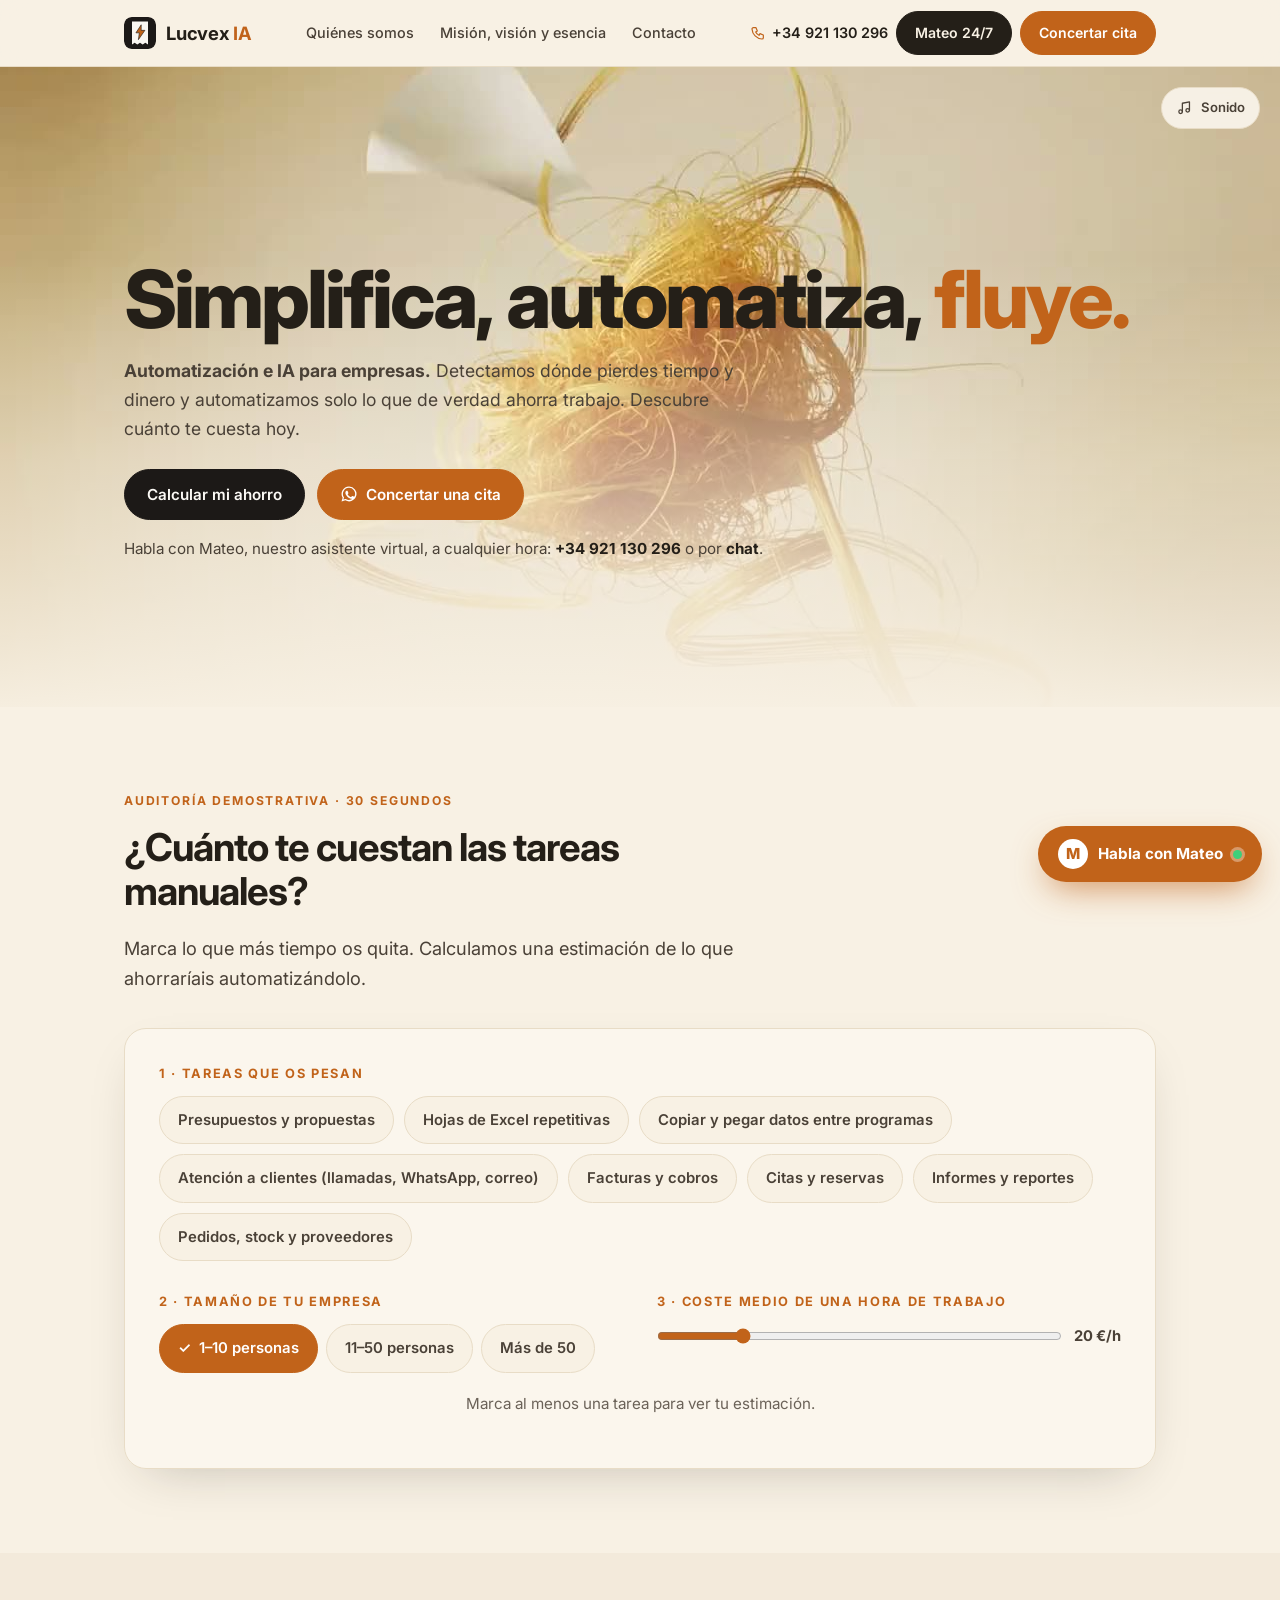
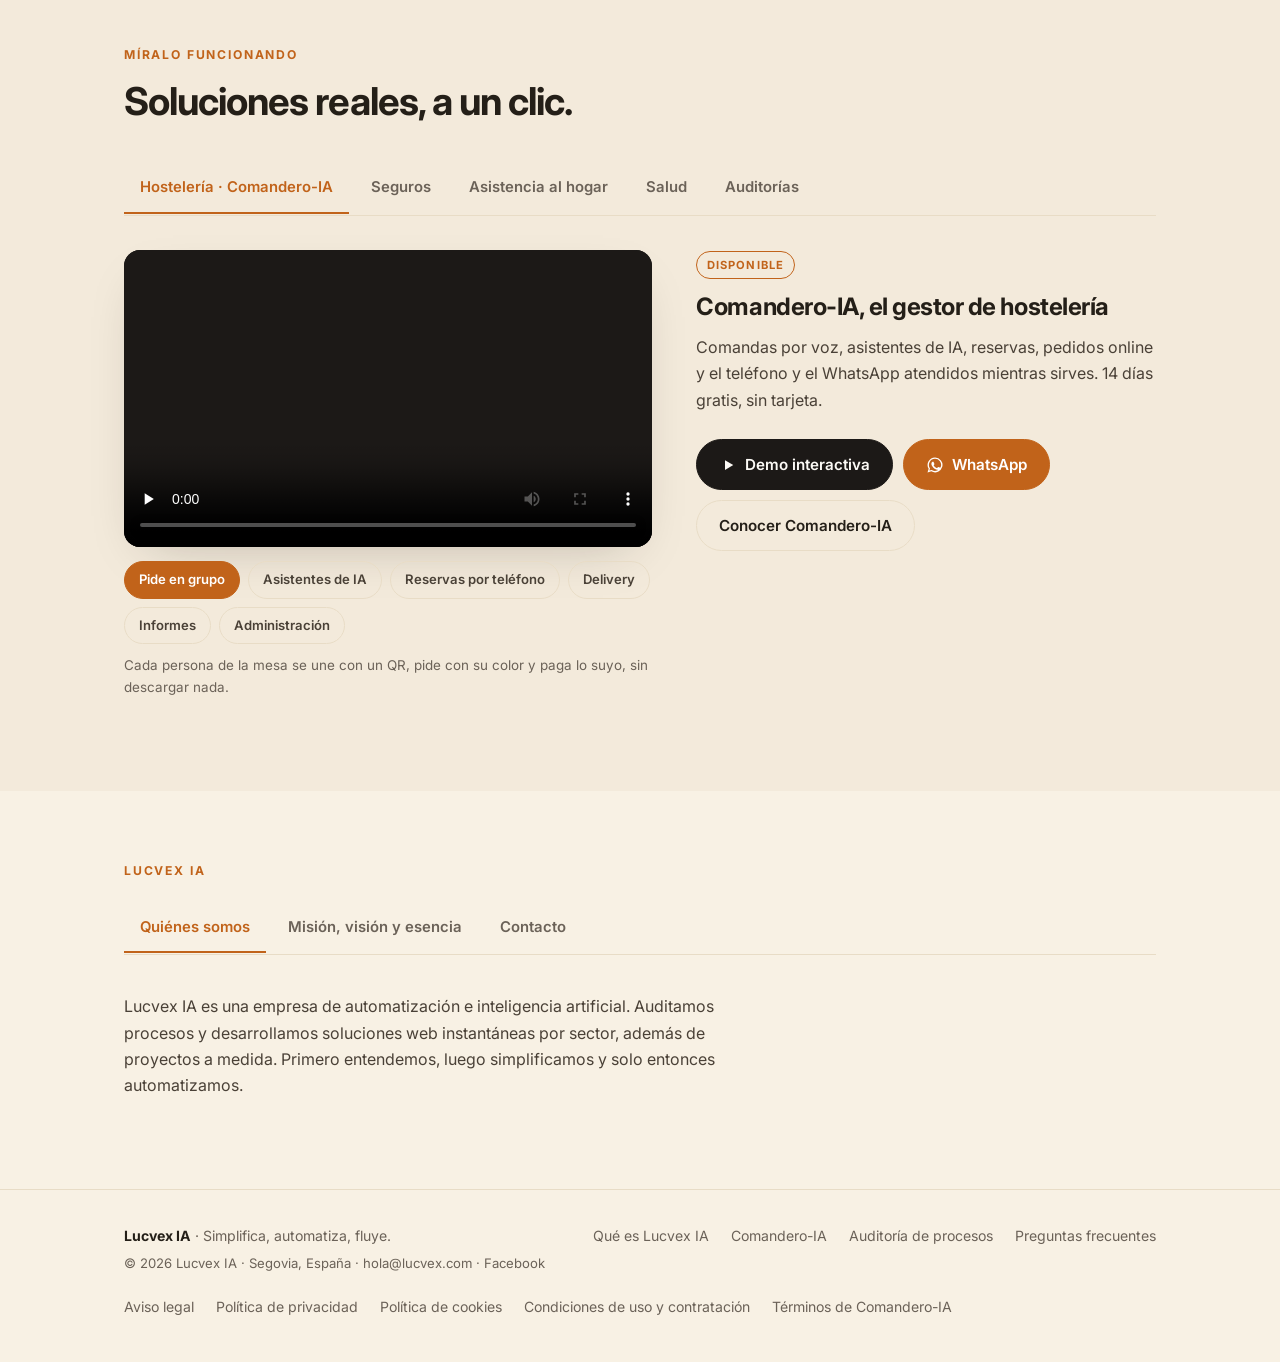
<file: index.html>
<!DOCTYPE html>
<html lang="es">
<head>
<meta charset="UTF-8">
<meta name="viewport" content="width=device-width, initial-scale=1">
<title>Lucvex IA · Simplifica, automatiza, fluye</title>
<meta name="description" content="Lucvex IA es una empresa de automatización e inteligencia artificial: detecta los cuellos de botella de tu empresa, los simplifica y automatiza solo lo que ahorra trabajo. Creadora de Comandero-IA, el copiloto para hostelería. Calcula tu ahorro.">
<meta name="robots" content="index, follow, max-snippet:-1, max-image-preview:large, max-video-preview:-1">
<meta name="color-scheme" content="light">
<meta name="theme-color" content="#f8f1e4">
<link rel="icon" type="image/svg+xml" href="favicon.svg">
<link rel="icon" type="image/png" href="favicon.png">
<link rel="icon" href="/favicon.ico" sizes="48x48">
<link rel="apple-touch-icon" href="apple-touch-icon.png">
<link rel="canonical" href="https://lucvex.com/">
<meta property="og:title" content="Lucvex IA · Simplifica, automatiza, fluye.">
<meta property="og:description" content="Empresa de automatización e inteligencia artificial. Calcula cuánto ahorrarías automatizando las tareas manuales de tu empresa.">
<meta property="og:type" content="website">
<meta property="og:site_name" content="Lucvex IA">
<meta property="og:locale" content="es_ES">
<meta property="og:url" content="https://lucvex.com/">
<meta property="og:image" content="https://lucvex.com/img/og.png">
<meta property="og:image:alt" content="Lucvex IA · Simplifica, automatiza, fluye.">
<meta name="twitter:card" content="summary_large_image">
<meta name="twitter:title" content="Lucvex IA · Simplifica, automatiza, fluye.">
<meta name="twitter:description" content="Empresa de automatización e inteligencia artificial. Calcula cuánto ahorrarías automatizando las tareas manuales de tu empresa.">
<meta name="twitter:image" content="https://lucvex.com/img/og.png">
<link rel="alternate" type="text/plain" href="https://lucvex.com/llms.txt" title="Resumen para sistemas de IA">
<link rel="preconnect" href="https://fonts.googleapis.com">
<link rel="preconnect" href="https://fonts.gstatic.com" crossorigin>
<link href="https://fonts.googleapis.com/css2?family=Inter:wght@400;500;600;700;800&display=swap" rel="stylesheet">
<style>
:root{
  --fondo:#f8f1e4; --velo:#f3eadb; --texto:#241f18; --texto2:#4a4137; --mute:#6b6258; --linea:#e8dcc6;
  --acento:#c1631a; --acento-suave:#fbeedb; --boton:#1c1917; --boton-texto:#fcfaf6; --radio:16px;
  --sombra:0 18px 50px -24px rgba(36,31,24,.28);
}
*{box-sizing:border-box;margin:0;padding:0}
html{scroll-behavior:smooth;scroll-padding-top:84px}
body{font-family:Inter,system-ui,-apple-system,Segoe UI,Roboto,sans-serif;color:var(--texto);background:var(--fondo);line-height:1.65;-webkit-font-smoothing:antialiased}
a{color:inherit}
body{background-image:url("data:image/svg+xml;utf8,<svg xmlns='http://www.w3.org/2000/svg' width='1600' height='1000' viewBox='0 0 1600 1000' fill='none' stroke='%23c1631a' stroke-width='1.2'><path d='M-50 180C250 60 420 330 760 220S1260 20 1700 190' opacity='.17'/><path d='M-50 215C260 105 430 360 770 255S1270 60 1700 225' opacity='.13'/><path d='M-50 250C270 150 440 390 780 290S1280 100 1700 260' opacity='.10'/><path d='M-50 760C300 640 520 900 880 780S1300 620 1700 760' opacity='.15'/><path d='M-50 800C310 690 530 930 890 820S1310 660 1700 800' opacity='.10'/></svg>");background-repeat:no-repeat;background-size:100% auto;background-position:top center;background-attachment:fixed}
.velo{background:rgba(243,234,219,.72)}
header{background:color-mix(in srgb,var(--fondo) 82%,transparent)}

.wrap{max-width:1080px;margin:0 auto;padding:0 24px}
.skip{position:absolute;left:-999px}.skip:focus{left:12px;top:12px;background:var(--fondo);padding:8px 12px;z-index:100;border-radius:8px}
header{position:sticky;top:0;z-index:50;background:color-mix(in srgb,var(--fondo) 88%,transparent);backdrop-filter:blur(12px);border-bottom:1px solid var(--linea)}
.nav{display:flex;align-items:center;justify-content:space-between;height:66px;gap:16px}
.marca{display:flex;align-items:center;gap:10px;text-decoration:none;font-weight:700;font-size:1.15rem;letter-spacing:-.01em}
.marca img{width:32px;height:32px;border-radius:8px}
.marca span{color:var(--acento)}
.nav ul{display:flex;gap:26px;list-style:none;font-size:.9rem;font-weight:500;color:var(--texto2)}
.nav ul a{text-decoration:none}.nav ul a:hover{color:var(--acento)}
.btn{display:inline-flex;align-items:center;justify-content:center;gap:8px;font:inherit;font-weight:600;font-size:.95rem;padding:12px 22px;border-radius:999px;border:1px solid var(--boton);background:var(--boton);color:var(--boton-texto);text-decoration:none;cursor:pointer;transition:transform .15s,opacity .15s,border-color .15s}
.btn:hover{transform:translateY(-1px);opacity:.92}
.btn.sec{background:transparent;color:var(--texto);border-color:var(--linea)}
.btn.sec:hover{border-color:var(--acento);color:var(--acento);opacity:1}
.btn.wa{background:var(--acento);border-color:var(--acento);color:#fff}
.btn.peq{padding:9px 18px;font-size:.88rem}
.ico{width:18px;height:18px;flex:none}
section{padding:92px 0}
.etiqueta{font-size:.76rem;font-weight:700;letter-spacing:.15em;text-transform:uppercase;color:var(--acento);margin-bottom:14px}
h1{font-size:clamp(2.5rem,6.6vw,4.6rem);line-height:1.04;letter-spacing:-.037em;font-weight:800}
h1 em{font-style:normal;color:var(--acento)}
h2{font-size:clamp(1.7rem,3.6vw,2.4rem);line-height:1.15;letter-spacing:-.025em;font-weight:700;max-width:24ch}
.lead{font-size:1.14rem;color:var(--texto2);max-width:62ch;margin-top:20px}
/* hero */
.hero{padding:104px 0 80px;background:radial-gradient(900px 380px at 85% -10%,var(--acento-suave),transparent 70%)}
.hero .acciones{display:flex;flex-wrap:wrap;gap:12px;margin-top:34px}
.flujo{display:flex;align-items:center;margin-top:58px;max-width:640px}
.flujo i{flex:1;height:2px;background:linear-gradient(90deg,var(--linea),var(--acento));transform-origin:left;animation:fluir 1.4s ease-out both}
.flujo b{width:11px;height:11px;border-radius:50%;background:var(--acento);flex:none}
.flujo b:first-child{background:var(--linea)}
@keyframes fluir{from{transform:scaleX(0)}to{transform:scaleX(1)}}
.foto{display:block;width:100%;height:auto;aspect-ratio:16/9;object-fit:cover;border-radius:var(--radio);box-shadow:var(--sombra);background:var(--velo)}
.hero-grid{display:grid;grid-template-columns:1.05fr 1fr;gap:48px;align-items:center}
.hero-grid .flujo{margin-top:44px}
.foto-col .foto{margin-bottom:20px}
/* esencia */
.esencia{display:grid;grid-template-columns:repeat(4,1fr);margin-top:46px;border-top:1px solid var(--linea)}
.esencia div{padding:26px 24px 8px 0}
.esencia div+div{padding-left:24px;border-left:1px solid var(--linea)}
.esencia h3{font-size:.78rem;letter-spacing:.14em;text-transform:uppercase;color:var(--acento);margin-bottom:10px}
.esencia p{font-size:.97rem;color:var(--texto2)}
.pasos{display:grid;grid-template-columns:repeat(4,1fr);gap:0;margin-top:52px;counter-reset:p}
.paso{padding:0 24px 0 0;position:relative}
.paso::before{counter-increment:p;content:"0" counter(p);font-size:.8rem;font-weight:700;color:var(--acento);letter-spacing:.1em}
.paso h3{font-size:1.08rem;margin:6px 0 6px}
.paso p{font-size:.92rem;color:var(--texto2)}
.paso+.paso{padding-left:24px;border-left:1px solid var(--linea)}
.velo{background:var(--velo)}
/* instantáneas */
.atributos{display:grid;grid-template-columns:repeat(3,1fr);gap:34px 40px;margin-top:48px}
.atributo h3{font-size:1.04rem;margin:12px 0 6px}
.atributo p{font-size:.94rem;color:var(--texto2)}
.atributo .chip{width:38px;height:38px;border-radius:12px;background:var(--acento-suave);color:var(--acento);display:flex;align-items:center;justify-content:center}
.atributo .chip svg{width:20px;height:20px}
/* pestañas */
.pestanas{display:flex;gap:6px;margin-top:40px;overflow-x:auto;padding-bottom:2px;border-bottom:1px solid var(--linea);scrollbar-width:none}
.pestanas::-webkit-scrollbar{display:none}
.pestana{font:inherit;font-weight:600;font-size:.93rem;color:var(--mute);background:none;border:0;border-bottom:2px solid transparent;padding:12px 16px;cursor:pointer;white-space:nowrap;margin-bottom:-1px}
.pestana:hover{color:var(--texto)}
.pestana[aria-selected="true"]{color:var(--acento);border-bottom-color:var(--acento)}
.pestana:focus-visible,.demo-btn:focus-visible,.btn:focus-visible{outline:2px solid var(--acento);outline-offset:2px}
.panel{display:none;padding-top:34px;animation:entra .35s ease both}
.panel.activo{display:block}
@keyframes entra{from{opacity:0;transform:translateY(8px)}to{opacity:1;transform:none}}
.panel-grid{display:grid;grid-template-columns:1.15fr 1fr;gap:44px;align-items:start}
.panel h3{font-size:1.5rem;letter-spacing:-.02em;line-height:1.2}
.estado{display:inline-block;font-size:.7rem;font-weight:700;letter-spacing:.09em;text-transform:uppercase;padding:4px 10px;border-radius:999px;border:1px solid var(--linea);color:var(--mute);margin-bottom:14px}
.estado.ok{color:var(--acento);border-color:var(--acento)}
.panel p.t{color:var(--texto2);margin-top:12px}
.panel ul.lista{list-style:none;margin-top:18px;display:grid;gap:10px}
.panel ul.lista li{padding-left:26px;position:relative;color:var(--texto2);font-size:.96rem}
.panel ul.lista li::before{content:"";position:absolute;left:0;top:.7em;width:13px;height:2px;background:var(--acento)}
.panel .acciones{display:flex;flex-wrap:wrap;gap:10px;margin-top:26px}
.video{border-radius:var(--radio);overflow:hidden;background:#1c1917;box-shadow:var(--sombra);aspect-ratio:16/9}
.video video{width:100%;height:100%;display:block;object-fit:contain;background:#1c1917}
/* Vídeo vertical (móvil): se centra a su proporción en vez de quedar pequeño en un marco horizontal */
.video.vertical{aspect-ratio:9/16;max-height:70vh;width:min(100%,calc(70vh * 9 / 16));margin-inline:auto}
.demos{display:flex;flex-wrap:wrap;gap:8px;margin-top:14px}
.demo-btn{font:inherit;font-size:.82rem;font-weight:600;padding:7px 14px;border-radius:999px;border:1px solid var(--linea);background:transparent;color:var(--texto2);cursor:pointer}
.demo-btn:hover{border-color:var(--acento);color:var(--acento)}
.demo-btn[aria-pressed="true"]{background:var(--acento);border-color:var(--acento);color:#fff}
.demo-nota{font-size:.84rem;color:var(--mute);margin-top:10px;min-height:2.6em}
.recibes{padding:24px;border-radius:var(--radio);background:var(--acento-suave)}
.recibes h4{font-size:.78rem;letter-spacing:.13em;text-transform:uppercase;color:var(--acento);margin-bottom:12px}
.recibes ul{list-style:none;display:grid;gap:10px}
.recibes li{font-size:.95rem;color:var(--texto);padding-left:24px;position:relative}
.recibes li::before{content:"✓";position:absolute;left:0;color:var(--acento);font-weight:700}
/* cita */
.cita{text-align:center;background:var(--acento-suave)}
.cita h2{margin:0 auto}
.cita .lead{margin-left:auto;margin-right:auto}
.cita .acciones{display:flex;flex-wrap:wrap;gap:12px;justify-content:center;margin-top:30px}
.fino{margin-top:20px;color:var(--mute);font-size:.88rem}
footer{border-top:1px solid var(--linea);padding:34px 0 44px;color:var(--mute);font-size:.88rem}
.pie{display:flex;flex-wrap:wrap;justify-content:space-between;gap:20px 40px}
.pie nav{display:flex;flex-wrap:wrap;gap:6px 22px}
.pie a{color:var(--mute);text-decoration:none}.pie a:hover{color:var(--acento)}
.pie small{display:block;margin-top:6px;font-size:.82rem}
.flota{position:fixed;right:18px;bottom:18px;z-index:60;box-shadow:var(--sombra);display:none}
/* aparición suave */
.rev{opacity:0;transform:translateY(14px);transition:opacity .6s ease,transform .6s ease}
.rev.ya{opacity:1;transform:none}
@media(max-width:900px){
  .esencia,.pasos{grid-template-columns:1fr 1fr}
  .esencia div:nth-child(3){padding-left:0;border-left:0}
  .esencia div:nth-child(n+3){border-top:1px solid var(--linea);margin-top:18px}
  .paso:nth-child(3){padding-left:0;border-left:0}.paso:nth-child(n+3){margin-top:30px}
  .atributos{grid-template-columns:1fr 1fr}
  .panel-grid,.hero-grid{grid-template-columns:1fr;gap:28px}
  .nav ul{display:none}
  section{padding:68px 0}.hero{padding:68px 0 52px}
}
@media(max-width:560px){
  .esencia,.pasos,.atributos{grid-template-columns:1fr}
  .esencia div+div,.paso+.paso{padding-left:0;border-left:0}
  .esencia div:nth-child(n+2){border-top:1px solid var(--linea);margin-top:18px}
  .paso+.paso{margin-top:26px}
  .flota{display:inline-flex}
  .nav .btn.peq{display:none}
}
@media(prefers-reduced-motion:reduce){*{scroll-behavior:auto!important;transition:none!important;animation:none!important}.rev{opacity:1;transform:none}}

.nav-top{display:flex;gap:20px;font-size:.84rem;font-weight:500;color:var(--mute);list-style:none}
.nav-top a{text-decoration:none}.nav-top a:hover{color:var(--acento)}
.nav-acc{display:flex;gap:8px;align-items:center}
.btn.mateo{background:var(--texto);border-color:var(--texto);color:var(--fondo)}
/* cabecera audiovisual */
.cabecera{position:relative;min-height:min(78vh,640px);display:flex;align-items:flex-end;overflow:hidden;background:#efe4d0}
.cabecera video,.cabecera .poster{position:absolute;inset:0;width:100%;height:100%;object-fit:cover}
.cabecera::after{content:"";position:absolute;inset:0;background:linear-gradient(0deg,rgba(248,241,228,.96) 0%,rgba(248,241,228,.55) 38%,rgba(248,241,228,0) 70%)}
.cabecera .wrap{position:relative;z-index:2;padding-bottom:54px;width:100%}
.cabecera h1{font-size:clamp(2.4rem,7vw,5rem)}
.cabecera h1 span{display:inline-block;opacity:0;transform:translateY(14px);animation:sube .8s ease forwards}
.cabecera h1 span:nth-child(2){animation-delay:.35s}.cabecera h1 span:nth-child(3){animation-delay:.7s}
@keyframes sube{to{opacity:1;transform:none}}
.cabecera .sub{font-size:1.1rem;color:var(--texto2);max-width:56ch;margin-top:16px}
.cabecera .acciones{display:flex;flex-wrap:wrap;gap:12px;margin-top:26px}
.sonido{position:absolute;right:20px;top:20px;z-index:3;display:inline-flex;align-items:center;gap:8px;font:inherit;font-size:.82rem;font-weight:600;padding:9px 14px;border-radius:999px;border:1px solid var(--linea);background:rgba(252,248,240,.88);color:var(--texto2);cursor:pointer;backdrop-filter:blur(8px)}
.sonido[aria-pressed="true"]{background:var(--acento);color:#fff;border-color:var(--acento)}
.sonido svg{width:17px;height:17px}
/* auditoría demo */
.aud{padding:84px 0}
.aud-caja{margin-top:34px;padding:34px;border:1px solid var(--linea);border-radius:22px;background:rgba(252,248,240,.82);box-shadow:var(--sombra)}
.aud h3{font-size:.8rem;letter-spacing:.13em;text-transform:uppercase;color:var(--acento);margin:0 0 12px}
.chips{display:flex;flex-wrap:wrap;gap:10px}
.chip-t{font:inherit;font-size:.93rem;font-weight:600;padding:11px 18px;border-radius:999px;border:1.5px solid var(--linea);background:var(--fondo);color:var(--texto2);cursor:pointer;display:inline-flex;gap:8px;align-items:center;transition:all .15s}
.chip-t:hover{border-color:var(--acento)}
.chip-t[aria-pressed="true"]{background:var(--acento);border-color:var(--acento);color:#fff}
.chip-t[aria-pressed="true"]::before{content:"✓"}
.aud-fila{display:grid;grid-template-columns:1fr 1fr;gap:34px;margin-top:30px}
.seg{display:flex;gap:8px;flex-wrap:wrap}
.coste{display:flex;align-items:center;gap:12px;margin-top:6px;font-size:.92rem;color:var(--texto2)}
.coste input{flex:1;accent-color:var(--acento)}
.resultado{margin-top:30px;padding:26px;border-radius:18px;background:var(--acento-suave);display:grid;grid-template-columns:repeat(3,1fr);gap:20px;text-align:center}
.cifra{font-size:clamp(1.8rem,4.4vw,2.8rem);font-weight:800;letter-spacing:-.03em;color:var(--acento);line-height:1.1}
.cifra-e{font-size:.82rem;color:var(--texto2);margin-top:4px}
.aud-pie{margin-top:18px;display:flex;flex-wrap:wrap;gap:12px;align-items:center;justify-content:space-between}
.aud-pie small{color:var(--mute);font-size:.8rem;max-width:62ch}
.vacio{text-align:center;color:var(--mute);padding:18px;font-size:.95rem}
/* corporativo */
.corp{padding:70px 0 90px}
.corp-tabs{display:flex;gap:6px;border-bottom:1px solid var(--linea);margin-top:22px}
.corp .panel{padding-top:26px}
.mv{display:grid;grid-template-columns:1fr 1fr;gap:34px}.mv h3{font-size:.8rem;letter-spacing:.14em;text-transform:uppercase;color:var(--acento);margin-bottom:6px}@media(max-width:760px){.mv{grid-template-columns:1fr;gap:22px}}
.contacto-filas{display:flex;flex-wrap:wrap;gap:12px;margin-top:20px}
/* barra móvil */
.barra{position:fixed;left:0;right:0;bottom:0;z-index:60;display:none;gap:8px;padding:10px 12px calc(10px + env(safe-area-inset-bottom));background:rgba(248,241,228,.94);backdrop-filter:blur(10px);border-top:1px solid var(--linea)}
.barra .btn{flex:1;padding:0 10px;min-height:46px;font-size:.86rem;white-space:nowrap;justify-content:center;gap:6px}
.barra .btn.wa{flex:1.45}.barra .btn.sec{flex:.85}
.barra .btn .ico{width:17px;height:17px;flex:none}
@media(max-width:1100px){.tel-vis{display:none}}
@media(max-width:900px){.nav-top{display:none}.aud-fila{grid-template-columns:1fr}.resultado{grid-template-columns:1fr}.aud-caja{padding:22px}}
@media(max-width:560px){.barra{display:flex}body{padding-bottom:calc(76px + env(safe-area-inset-bottom))}.nav-acc .btn.peq{display:none}.cabecera{min-height:70vh}.flota{display:none!important}}
/* chat con Mateo */
.tel-vis{font-size:.9rem;font-weight:600;color:var(--texto);text-decoration:none;display:inline-flex;gap:6px;align-items:center;white-space:nowrap}
.tel-vis:hover{color:var(--acento)}.tel-vis svg{width:16px;height:16px;color:var(--acento)}
.hero-tel{margin-top:16px;font-size:.95rem;color:var(--texto2)}
.hero-tel a{font-weight:700;color:var(--texto);text-decoration:none;white-space:nowrap}.hero-tel a:hover{color:var(--acento)}
.lanza{position:fixed;right:18px;bottom:18px;z-index:70;display:inline-flex;align-items:center;gap:10px;padding:13px 20px;border-radius:999px;border:0;background:var(--acento);color:#fff;font:inherit;font-weight:700;font-size:.95rem;cursor:pointer;box-shadow:0 14px 34px -10px rgba(193,99,26,.7);transition:transform .15s}
.lanza:hover{transform:translateY(-2px)}
.lanza .av,.chat-cab .av{width:30px;height:30px;border-radius:50%;background:#fff;color:var(--acento);display:flex;align-items:center;justify-content:center;font-weight:800;font-size:.95rem;flex:none}
.lanza .punto{width:9px;height:9px;border-radius:50%;background:#3ccf7a;box-shadow:0 0 0 3px rgba(255,255,255,.35)}
.chat{padding:0;position:fixed;right:18px;bottom:18px;z-index:80;width:min(400px,calc(100vw - 24px));height:min(640px,calc(100vh - 36px));display:none;flex-direction:column;border-radius:20px;overflow:hidden;background:var(--fondo);border:1px solid var(--linea);box-shadow:0 30px 70px -20px rgba(36,31,24,.45)}
.chat.abierto{display:flex}
.chat-cab{display:flex;align-items:center;gap:12px;padding:14px 16px;background:var(--acento);color:#fff}
.chat-cab .av{background:#fff}
.chat-cab .q{flex:1;line-height:1.25;min-width:0}
.chat-cab b{display:block;font-size:.98rem}
.chat-cab a{color:#fff;font-size:.84rem;font-weight:600;text-decoration:none;opacity:.95}
.chat-cab a:hover{text-decoration:underline}
.chat-cab button{background:rgba(255,255,255,.18);border:0;color:#fff;width:32px;height:32px;border-radius:50%;cursor:pointer;font-size:1.1rem;line-height:1}
.chat-msgs{flex:1;min-height:100px;overflow-y:auto;padding:16px;display:flex;flex-direction:column;gap:10px;background:var(--velo)}
.msg{max-width:86%;padding:10px 14px;border-radius:16px;font-size:.93rem;line-height:1.5;word-wrap:break-word;white-space:pre-wrap}
.msg.m{align-self:flex-start;background:var(--fondo);border:1px solid var(--linea);border-bottom-left-radius:4px;color:var(--texto)}
.msg.u{align-self:flex-end;background:var(--texto);color:var(--fondo);border-bottom-right-radius:4px}
.msg.aviso{align-self:center;max-width:94%;background:transparent;border:0;font-size:.78rem;color:var(--mute);text-align:center;padding:2px}
.msg.escribe{color:var(--mute)}
.sug{display:flex;flex-wrap:wrap;gap:6px;padding:0 16px 10px;background:var(--velo)}
.sug button{font:inherit;font-size:.8rem;font-weight:600;padding:7px 12px;border-radius:999px;border:1px solid var(--linea);background:var(--fondo);color:var(--texto2);cursor:pointer}
.sug button:hover{border-color:var(--acento);color:var(--acento)}
.chat-in{display:flex;gap:6px;padding:10px;border-top:1px solid var(--linea);background:var(--fondo);align-items:flex-end}
.chat-in textarea{flex:1;resize:none;font:inherit;font-size:.93rem;padding:10px 12px;border-radius:14px;border:1px solid var(--linea);background:var(--fondo);color:var(--texto);max-height:96px;min-height:42px}
.chat-in textarea:focus{outline:2px solid var(--acento);outline-offset:0}
.ib{width:42px;height:42px;border-radius:50%;border:1px solid var(--linea);background:var(--fondo);color:var(--texto2);cursor:pointer;display:flex;align-items:center;justify-content:center;flex:none}
.ib svg{width:19px;height:19px}.ib.go{background:var(--acento);border-color:var(--acento);color:#fff}
.ib[aria-pressed="true"]{background:var(--acento);border-color:var(--acento);color:#fff}
.chat-pie{display:flex;flex-wrap:wrap;gap:4px 14px;justify-content:center;padding:8px 12px 12px;font-size:.78rem;background:var(--fondo)}
.chat-pie button,.chat-pie a{background:none;border:0;font:inherit;color:var(--acento);cursor:pointer;text-decoration:underline;padding:0}
.chat-form{display:none;padding:14px 16px;background:var(--fondo);border-top:1px solid var(--linea);gap:8px;flex-direction:column;max-height:44%;overflow-y:auto;flex:none}
.chat-form.abierto{display:flex}
.chat-form input[type=text],.chat-form input[type=email]{font:inherit;font-size:.92rem;padding:10px 12px;border-radius:12px;border:1px solid var(--linea);background:var(--fondo);color:var(--texto)}
.chat-form label.ck{font-size:.78rem;color:var(--texto2);display:flex;gap:8px;align-items:flex-start}
.chat-form .fila{display:flex;gap:8px}.chat-form .fila .btn{flex:1}
.chat-form .error{color:#b3261e;font-size:.82rem;min-height:1em}
@media(max-width:560px){
  .lanza{display:none}
  .chat{right:0;bottom:0;width:100vw;height:100dvh;border-radius:0;border:0}
}
</style>
<script type="application/ld+json">{"@context":"https://schema.org","@graph":[{"@type":"Organization","@id":"https://lucvex.com/#organization","name":"Lucvex IA","alternateName":"Lucvex AI Operations","url":"https://lucvex.com/","logo":{"@type":"ImageObject","url":"https://lucvex.com/icon-512.png","width":512,"height":512},"image":"https://lucvex.com/img/og.png","slogan":"Simplifica, automatiza, fluye.","description":"Empresa de automatización e inteligencia artificial para empresas. Detecta dónde se pierden tiempo y dinero, simplifica los procesos y automatiza con IA solo lo que de verdad ahorra trabajo. Creadora de Comandero-IA, su producto para hostelería.","email":"hola@lucvex.com","telephone":"+34921130296","sameAs":["https://www.facebook.com/1496833970171707"],"areaServed":{"@type":"Country","name":"España"},"knowsAbout":["Automatización de procesos","Inteligencia artificial para empresas","Auditoría de procesos","Detección de cuellos de botella","Asistentes virtuales de voz y chat","Software de gestión para hostelería"],"contactPoint":[{"@type":"ContactPoint","contactType":"customer service","telephone":"+34921130296","availableLanguage":["es"],"hoursAvailable":{"@type":"OpeningHoursSpecification","dayOfWeek":["Monday","Tuesday","Wednesday","Thursday","Friday","Saturday","Sunday"],"opens":"00:00","closes":"23:59"},"description":"Mateo, asistente virtual de IA, atiende las 24 horas"},{"@type":"ContactPoint","contactType":"sales","telephone":"+34654980755","availableLanguage":["es"],"description":"WhatsApp comercial"}],"brand":{"@id":"https://comandero.lucvex.com/#software"},"hasOfferCatalog":{"@type":"OfferCatalog","name":"Servicios y productos de Lucvex IA","itemListElement":[{"@type":"Offer","itemOffered":{"@type":"Service","@id":"https://lucvex.com/#servicio-auditoria","name":"Auditoría de procesos","url":"https://lucvex.com/auditoria-de-procesos"}},{"@type":"Offer","itemOffered":{"@type":"Service","name":"Automatización a medida","description":"Solución web a medida tras la auditoría de procesos, si encaja.","provider":{"@id":"https://lucvex.com/#organization"}}},{"@type":"Offer","itemOffered":{"@id":"https://comandero.lucvex.com/#software"}}]}},{"@type":"WebSite","@id":"https://lucvex.com/#website","url":"https://lucvex.com/","name":"Lucvex IA","description":"Web de Lucvex IA, empresa de automatización e inteligencia artificial.","inLanguage":"es-ES","publisher":{"@id":"https://lucvex.com/#organization"}},{"@type":"WebPage","@id":"https://lucvex.com/#pagina","url":"https://lucvex.com/","name":"Lucvex IA · Simplifica, automatiza, fluye","description":"Lucvex IA es una empresa de automatización e inteligencia artificial: detecta los cuellos de botella de tu empresa, los simplifica y automatiza solo lo que ahorra trabajo. Creadora de Comandero-IA, el copiloto para hostelería. Calcula tu ahorro.","inLanguage":"es-ES","isPartOf":{"@id":"https://lucvex.com/#website"},"about":{"@id":"https://lucvex.com/#organization"},"primaryImageOfPage":{"@type":"ImageObject","url":"https://lucvex.com/img/og.png"},"dateModified":"2026-11-01"}]}</script>
</head>
<body>
<a class="skip" href="#auditoria">Saltar a la auditoría demostrativa</a>
<svg width="0" height="0" style="position:absolute" aria-hidden="true">
  <symbol id="i-wa" viewBox="0 0 24 24"><path fill="currentColor" d="M12.04 2a9.9 9.9 0 0 0-8.46 15.03L2 22l5.1-1.55A9.9 9.9 0 1 0 12.04 2Zm0 1.8a8.1 8.1 0 1 1-4.3 14.96l-.3-.19-3 .91.93-2.92-.2-.31A8.1 8.1 0 0 1 12.04 3.8Zm-3 3.85c-.2 0-.52.07-.8.37-.27.3-1.04 1.02-1.04 2.48 0 1.46 1.07 2.88 1.22 3.08.15.2 2.07 3.3 5.1 4.5 2.52 1 3.03.8 3.57.75.55-.05 1.76-.72 2.01-1.42.25-.7.25-1.3.17-1.42-.07-.12-.27-.2-.57-.35-.3-.15-1.76-.87-2.03-.97-.27-.1-.47-.15-.67.15-.2.3-.77.97-.94 1.17-.17.2-.35.22-.65.07-.3-.15-1.26-.46-2.4-1.48-.89-.79-1.49-1.77-1.66-2.07-.17-.3-.02-.46.13-.6.13-.14.3-.35.45-.52.15-.17.2-.3.3-.5.1-.2.05-.37-.03-.52-.07-.15-.66-1.62-.92-2.2-.24-.55-.49-.5-.67-.5Z"/></symbol>
  <symbol id="i-play" viewBox="0 0 24 24"><path fill="currentColor" d="M8 5.5v13l11-6.5-11-6.5Z"/></symbol>
  <symbol id="i-tel" viewBox="0 0 24 24"><path fill="none" stroke="currentColor" stroke-width="1.8" stroke-linejoin="round" d="M5 4h4l2 5-2.5 1.5a11 11 0 0 0 5 5L15 13l5 2v4a2 2 0 0 1-2 2A16 16 0 0 1 3 6a2 2 0 0 1 2-2Z"/></symbol>
  <symbol id="i-nota" viewBox="0 0 24 24"><path fill="none" stroke="currentColor" stroke-width="1.8" stroke-linecap="round" stroke-linejoin="round" d="M9 18V6l10-2v12"/><circle cx="6.5" cy="18" r="2.5" fill="none" stroke="currentColor" stroke-width="1.8"/><circle cx="16.5" cy="16" r="2.5" fill="none" stroke="currentColor" stroke-width="1.8"/></symbol>
</svg>

<header>
  <div class="wrap nav">
    <a class="marca" href="#inicio" aria-label="Lucvex IA, inicio"><img src="img/lucvex-icono.svg" alt="" width="32" height="32"><b>Lucvex <span>IA</span></b></a>
    <ul class="nav-top" aria-label="Información corporativa">
      <li><a href="#corp" data-corp="quienes">Quiénes somos</a></li>
      <li><a href="#corp" data-corp="mision">Misión, visión y esencia</a></li>
      <li><a href="#corp" data-corp="contacto">Contacto</a></li>
    </ul>
    <div class="nav-acc">
      <a class="tel-vis" href="tel:+34921130296" aria-label="Llamar a Mateo al +34 921 130 296, las 24 horas"><svg aria-hidden="true"><use href="#i-tel"/></svg>+34 921 130 296</a>
      <button class="btn mateo peq" type="button" data-abrir-chat>Mateo 24/7</button>
      <a class="btn wa peq" data-wa="Hola, me gustaría concertar una cita con Lucvex IA." href="https://wa.me/34654980755">Concertar cita</a>
    </div>
  </div>
</header>

<main id="inicio">
  <!-- 1. Cabecera audiovisual -->
  <section class="cabecera" aria-label="Simplifica, automatiza, fluye">
    <img class="poster" src="img/cabecera-poster.jpg" alt="" aria-hidden="true">
    <video id="vcab" autoplay muted loop playsinline preload="auto" aria-hidden="true" poster="img/cabecera-poster.jpg"><source src="img/cabecera.mp4" type="video/mp4"></video>
    <button class="sonido" id="sonido" type="button" aria-pressed="false" aria-label="Activar sonido ambiental"><svg aria-hidden="true"><use href="#i-nota"/></svg><span>Sonido</span></button>
    <div class="wrap">
      <h1><span>Simplifica,</span> <span>automatiza,</span> <span><em>fluye.</em></span></h1>
      <p class="sub"><b>Automatización e IA para empresas.</b> Detectamos dónde pierdes tiempo y dinero y automatizamos solo lo que de verdad ahorra trabajo. Descubre cuánto te cuesta hoy.</p>
      <div class="acciones">
        <a class="btn" href="#auditoria">Calcular mi ahorro</a>
        <a class="btn wa" data-wa="Hola, me gustaría concertar una cita con Lucvex IA." href="https://wa.me/34654980755"><svg class="ico" aria-hidden="true"><use href="#i-wa"/></svg>Concertar una cita</a>
      </div>
      <p class="hero-tel">Habla con Mateo, nuestro asistente virtual, a cualquier hora: <a href="tel:+34921130296">+34 921 130 296</a> o por <a href="#" data-abrir-chat>chat</a>.</p>
    </div>
  </section>

  <!-- 2. Auditoría demostrativa -->
  <section class="aud" id="auditoria">
    <div class="wrap">
      <p class="etiqueta">Auditoría demostrativa · 30 segundos</p>
      <h2>¿Cuánto te cuestan las tareas manuales?</h2>
      <p class="lead">Marca lo que más tiempo os quita. Calculamos una estimación de lo que ahorraríais automatizándolo.</p>
      <div class="aud-caja">
        <h3>1 · Tareas que os pesan</h3>
        <div class="chips" id="tareas" role="group" aria-label="Tareas manuales"></div>
        <div class="aud-fila">
          <div>
            <h3>2 · Tamaño de tu empresa</h3>
            <div class="seg" id="tamano" role="group" aria-label="Tamaño de la empresa"></div>
          </div>
          <div>
            <h3>3 · Coste medio de una hora de trabajo</h3>
            <div class="coste"><input type="range" id="coste" min="10" max="60" step="1" value="20" aria-label="Euros por hora"><b id="coste-v">20 €/h</b></div>
          </div>
        </div>
        <div id="resultado" aria-live="polite"></div>
      </div>
    </div>
  </section>

  <!-- 3. Vídeos y proyectos -->
  <section id="proyectos" class="velo">
    <div class="wrap">
      <p class="etiqueta">Míralo funcionando</p>
      <h2>Soluciones reales, a un clic.</h2>
      <div class="pestanas" role="tablist" aria-label="Proyectos de Lucvex IA">
        <button class="pestana" role="tab" id="t-hosteleria" aria-controls="p-hosteleria" aria-selected="true">Hostelería · Comandero-IA</button>
        <button class="pestana" role="tab" id="t-seguros" aria-controls="p-seguros" aria-selected="false" tabindex="-1">Seguros</button>
        <button class="pestana" role="tab" id="t-hogar" aria-controls="p-hogar" aria-selected="false" tabindex="-1">Asistencia al hogar</button>
        <button class="pestana" role="tab" id="t-salud" aria-controls="p-salud" aria-selected="false" tabindex="-1">Salud</button>
        <button class="pestana" role="tab" id="t-auditorias" aria-controls="p-auditorias" aria-selected="false" tabindex="-1">Auditorías</button>
      </div>

      <div class="panel activo" role="tabpanel" id="p-hosteleria" aria-labelledby="t-hosteleria">
        <div class="panel-grid">
          <div>
            <div class="video"><video id="video" controls playsinline preload="none" poster="https://comandero.lucvex.com/demo-grupo-poster.jpg" aria-label="Demostración de Comandero-IA"></video></div>
            <div class="demos" id="demos" role="group" aria-label="Elegir demostración"></div>
            <p class="demo-nota" id="demo-nota" aria-live="polite"></p>
          </div>
          <div>
            <span class="estado ok">Disponible</span>
            <h3>Comandero-IA, el gestor de hostelería</h3>
            <p class="t">Comandas por voz, asistentes de IA, reservas, pedidos online y el teléfono y el WhatsApp atendidos mientras sirves. 14 días gratis, sin tarjeta.</p>
            <div class="acciones">
              <a class="btn" href="https://lab.lucvex.com/?demo=1&amp;vista=camarero" target="_blank" rel="noopener"><svg class="ico" aria-hidden="true"><use href="#i-play"/></svg>Demo interactiva</a>
              <a class="btn wa" data-wa="Hola, me interesa conocer Comandero-IA para mi restaurante." href="https://wa.me/34654980755"><svg class="ico" aria-hidden="true"><use href="#i-wa"/></svg>WhatsApp</a>
              <a class="btn sec" href="https://comandero.lucvex.com" target="_blank" rel="noopener">Conocer Comandero-IA</a>
            </div>
          </div>
        </div>
      </div>

      <div class="panel" role="tabpanel" id="p-seguros" aria-labelledby="t-seguros" hidden>
        <div class="panel-grid"><div><span class="estado">Lista de espera</span><h3>Seguros</h3><p class="t">Una solución web instantánea para el sector asegurador. Apúntate a la lista de espera.</p><div class="acciones"><a class="btn wa" data-wa="Hola, quiero apuntarme a la lista de espera de la solución de Lucvex IA para seguros." href="https://wa.me/34654980755"><svg class="ico" aria-hidden="true"><use href="#i-wa"/></svg>Apuntarme a la lista de espera</a></div></div><img class="foto" src="img/seguros.jpg" width="1600" height="914" loading="lazy" alt="Documentos digitales sellados por un escudo"></div>
      </div>
      <div class="panel" role="tabpanel" id="p-hogar" aria-labelledby="t-hogar" hidden>
        <div class="panel-grid"><div><span class="estado">Lista de espera</span><h3>Asistencia al hogar · Asistencia Exprés</h3><p class="t">De la solicitud del cliente a la resolución, en un único flujo. Apúntate a la lista de espera.</p><div class="acciones"><a class="btn wa" data-wa="Hola, quiero apuntarme a la lista de espera de Asistencia Exprés de Lucvex IA." href="https://wa.me/34654980755"><svg class="ico" aria-hidden="true"><use href="#i-wa"/></svg>Apuntarme a la lista de espera</a></div></div><img class="foto" src="img/hogar.jpg" width="1600" height="914" loading="lazy" alt="Móvil con tareas del hogar organizadas"></div>
      </div>
      <div class="panel" role="tabpanel" id="p-salud" aria-labelledby="t-salud" hidden>
        <div class="panel-grid"><div><span class="estado">Lista de espera</span><h3>Salud</h3><p class="t">Soluciones digitales con IA para organizar y comunicar mejor. Apúntate a la lista de espera.</p><div class="acciones"><a class="btn wa" data-wa="Hola, quiero apuntarme a la lista de espera de la solución de Lucvex IA para el sector salud." href="https://wa.me/34654980755"><svg class="ico" aria-hidden="true"><use href="#i-wa"/></svg>Apuntarme a la lista de espera</a></div></div><img class="foto" src="img/salud.jpg" width="1600" height="914" loading="lazy" alt="Línea de pulso y formas suaves"></div>
      </div>
      <div class="panel" role="tabpanel" id="p-auditorias" aria-labelledby="t-auditorias" hidden>
        <div class="panel-grid"><div><span class="estado ok">Disponible</span><h3>Auditoría de procesos</h3><p class="t">Analizamos cómo trabaja tu empresa, medimos dónde se pierde tiempo y dinero y te decimos qué resolver primero. Primera conversación sin compromiso.</p><div class="acciones"><a class="btn wa" data-wa="Hola, me gustaría pedir una auditoría para mi empresa." href="https://wa.me/34654980755"><svg class="ico" aria-hidden="true"><use href="#i-wa"/></svg>Pedir una auditoría</a></div></div><img class="foto" src="img/auditorias.jpg" width="1600" height="914" loading="lazy" alt="Una lupa que convierte un nudo de hilos en líneas fluidas"></div>
      </div>
    </div>
  </section>

  <!-- 4. Corporativo (discreto) -->
  <section class="corp" id="corp">
    <div class="wrap">
      <p class="etiqueta">Lucvex IA</p>
      <div class="pestanas corp-tabs" role="tablist" aria-label="Información corporativa">
        <button class="pestana" role="tab" id="c-quienes" aria-controls="q-quienes" aria-selected="true">Quiénes somos</button>
        <button class="pestana" role="tab" id="c-mision" aria-controls="q-mision" aria-selected="false" tabindex="-1">Misión, visión y esencia</button>
        <button class="pestana" role="tab" id="c-contacto" aria-controls="q-contacto" aria-selected="false" tabindex="-1">Contacto</button>
      </div>
      <div class="panel activo" role="tabpanel" id="q-quienes" aria-labelledby="c-quienes"><p class="t" style="max-width:66ch">Lucvex IA es una empresa de automatización e inteligencia artificial. Auditamos procesos y desarrollamos soluciones web instantáneas por sector, además de proyectos a medida. Primero entendemos, luego simplificamos y solo entonces automatizamos.</p></div>
      <div class="panel" role="tabpanel" id="q-mision" aria-labelledby="c-mision" hidden>
        <div class="mv">
          <div><h3>Misión</h3><p class="t">Crear soluciones tecnológicas inteligentes, prácticas y rentables que eliminen los cuellos de botella operativos más complejos de las empresas y particulares, transformando la complejidad en flujos fluidos y permitiendo a nuestros clientes desplegar todo su potencial de crecimiento. Lo hacemos bajo una filosofía inquebrantable de confianza, intercambio de valor mutuo y adaptación absoluta al perfil de cada usuario, convirtiéndonos en herramientas imprescindibles para su evolución.</p></div>
          <div><h3>Visión</h3><p class="t">Ser el referente global en sistemas de gestión autónomos y copilotaje 360°, demostrando que la verdadera innovación tecnológica debe ser sostenible, profundamente útil desde el primer día y generadora de un impacto económico y operativo real tanto para los negocios locales como para los mercados internacionales.</p></div>
          <div style="grid-column:1/-1"><h3>Esencia</h3><p class="t" style="font-style:italic">«En Lucvex no medimos el éxito superando a otros, sino acompañando a cada Empresario a alcanzar su verdadero brillo.»</p></div>
        </div>
      </div>
      <div class="panel" role="tabpanel" id="q-contacto" aria-labelledby="c-contacto" hidden>
        <div class="contacto-filas">
          <a class="btn wa" data-wa="Hola, me gustaría concertar una cita con Lucvex IA." href="https://wa.me/34654980755"><svg class="ico" aria-hidden="true"><use href="#i-wa"/></svg>Concertar una cita</a>
          <a class="btn mateo" href="tel:+34921130296"><svg class="ico" aria-hidden="true"><use href="#i-tel"/></svg>Llamar a Mateo · +34 921 130 296</a>
          <button class="btn sec" type="button" data-abrir-chat>Chat con Mateo</button>
          <a class="btn sec" href="https://t.me/LucvexIA_Bot?start=web" target="_blank" rel="noopener">Hablar con Mateo en Telegram</a>
          <a class="btn sec" href="mailto:hola@lucvex.com">hola@lucvex.com</a>
        </div>
        <p class="fino">Segovia, España · Trabajamos con empresas de toda España. Mateo es un asistente virtual de IA.</p>
      </div>
    </div>
  </section>
</main>

<button class="lanza" id="lanza" type="button" aria-haspopup="dialog" aria-controls="chat"><span class="av" aria-hidden="true">M</span><span>Habla con Mateo</span><span class="punto" aria-hidden="true"></span></button>

<section class="chat" id="chat" role="dialog" aria-modal="false" aria-label="Chat con Mateo, asistente virtual de Lucvex IA">
  <div class="chat-cab">
    <span class="av" aria-hidden="true">M</span>
    <div class="q"><b>Mateo · Lucvex IA</b><a href="tel:+34921130296">📞 +34 921 130 296 · 24 h</a></div>
    <button type="button" id="chat-x" aria-label="Cerrar el chat">×</button>
  </div>
  <div class="chat-msgs" id="msgs" aria-live="polite"></div>
  <div class="sug" id="sug"></div>
  <form class="chat-form" id="form-datos" novalidate>
    <b style="font-size:.92rem">Déjame tus datos y el equipo te escribe</b>
    <input type="text" id="d-nombre" placeholder="Tu nombre" autocomplete="name" maxlength="120" required>
    <input type="text" id="d-contacto" placeholder="Teléfono o correo" autocomplete="email" maxlength="160" required>
    <input type="text" id="d-empresa" placeholder="Tu empresa (opcional)" autocomplete="organization" maxlength="160">
    <label class="ck"><input type="checkbox" id="d-acepto"> <span>Acepto que Lucvex IA trate estos datos y esta conversación para contactarme, según la <a href="privacidad.html" target="_blank" rel="noopener">política de privacidad</a>.</span></label>
    <div class="error" id="d-error" role="alert"></div>
    <div class="fila"><button class="btn peq" type="submit">Enviar</button><button class="btn sec peq" type="button" id="d-cancelar">Cancelar</button></div>
  </form>
  <form class="chat-in" id="form-chat">
    <button class="ib" type="button" id="mic" aria-label="Dictar con la voz" aria-pressed="false" hidden><svg viewBox="0 0 24 24" fill="none" stroke="currentColor" stroke-width="1.8" stroke-linecap="round" stroke-linejoin="round" aria-hidden="true"><rect x="9" y="3" width="6" height="11" rx="3"/><path d="M5 11a7 7 0 0 0 14 0M12 18v3"/></svg></button>
    <textarea id="texto" rows="1" maxlength="800" placeholder="Escribe tu duda…" aria-label="Escribe tu mensaje"></textarea>
    <button class="ib go" type="submit" aria-label="Enviar"><svg viewBox="0 0 24 24" fill="none" stroke="currentColor" stroke-width="2" stroke-linecap="round" stroke-linejoin="round" aria-hidden="true"><path d="m5 12 14-7-5 14-2-6-7-1Z"/></svg></button>
  </form>
  <div class="chat-pie">
    <button type="button" id="abrir-datos">Dejar mis datos</button>
    <a data-wa="Hola, me gustaría concertar una cita con Lucvex IA." href="https://wa.me/34654980755" target="_blank" rel="noopener">Concertar cita por WhatsApp</a>
    <button type="button" id="leer" aria-pressed="false" hidden>🔈 Leer respuestas</button>
  </div>
</section>

<div class="barra">
  <a class="btn mateo" href="tel:+34921130296" aria-label="Llamar a Mateo al +34 921 130 296"><svg class="ico" aria-hidden="true"><use href="#i-tel"/></svg>Llamar</a>
  <button class="btn sec" type="button" data-abrir-chat>Chat</button>
  <a class="btn wa" data-wa="Hola, me gustaría concertar una cita con Lucvex IA." href="https://wa.me/34654980755"><svg class="ico" aria-hidden="true"><use href="#i-wa"/></svg>Concertar cita</a>
</div>

<footer>
  <div class="wrap pie">
    <div><b style="color:var(--texto)">Lucvex IA</b> · Simplifica, automatiza, fluye.<small>© 2026 Lucvex IA · Segovia, España · <a href="mailto:hola@lucvex.com">hola@lucvex.com</a> · <a href="https://www.facebook.com/1496833970171707" target="_blank" rel="noopener">Facebook</a></small></div>
    <nav aria-label="Más información"><a href="/que-es-lucvex-ia">Qué es Lucvex IA</a><a href="/comandero-ia">Comandero-IA</a><a href="/auditoria-de-procesos">Auditoría de procesos</a><a href="/preguntas-frecuentes">Preguntas frecuentes</a></nav>
    <nav aria-label="Información legal"><a href="aviso-legal.html">Aviso legal</a><a href="privacidad.html">Política de privacidad</a><a href="cookies.html">Política de cookies</a><a href="condiciones.html">Condiciones de uso y contratación</a><a href="https://comandero-ia.lucvex.com/terminos" target="_blank" rel="noopener">Términos de Comandero-IA</a></nav>
  </div>
</footer>

<script>
(function () {
  var WA = "https://wa.me/34654980755?text=";
  document.querySelectorAll("a[data-wa]").forEach(function (a) { a.href = WA + encodeURIComponent(a.getAttribute("data-wa")); });

  // Grupos de pestañas accesibles (proyectos y corporativo)
  function pestanas(selector) {
    var tabs = Array.prototype.slice.call(document.querySelectorAll(selector));
    function activar(tab, enfocar) {
      tabs.forEach(function (t) {
        var on = t === tab;
        t.setAttribute("aria-selected", on ? "true" : "false"); t.tabIndex = on ? 0 : -1;
        var p = document.getElementById(t.getAttribute("aria-controls")); p.hidden = !on; p.classList.toggle("activo", on);
      });
      if (enfocar) tab.focus();
    }
    tabs.forEach(function (t, i) {
      t.addEventListener("click", function () { activar(t); });
      t.addEventListener("keydown", function (e) {
        var n = null;
        if (e.key === "ArrowRight") n = tabs[(i + 1) % tabs.length];
        else if (e.key === "ArrowLeft") n = tabs[(i - 1 + tabs.length) % tabs.length];
        else if (e.key === "Home") n = tabs[0]; else if (e.key === "End") n = tabs[tabs.length - 1];
        if (n) { e.preventDefault(); activar(n, true); }
      });
    });
    return { activar: activar, tabs: tabs };
  }
  var proy = pestanas("#proyectos .pestana");
  var corp = pestanas("#corp .pestana");
  document.querySelectorAll("a[data-corp]").forEach(function (a) {
    a.addEventListener("click", function () { var t = document.getElementById("c-" + a.dataset.corp); if (t) corp.activar(t); });
  });
  proy.tabs.forEach(function (t) { t.addEventListener("click", function () { if (t.id !== "t-hosteleria") video.pause(); }); });

  // Vídeos de Comandero-IA (los mismos de la landing del producto)
  var BASE = "https://comandero.lucvex.com/";
  var DEMOS = [
    { id: "grupo", corto: "Pide en grupo", src: "demo-grupo.mp4", poster: "demo-grupo-poster.jpg", nota: "Cada persona de la mesa se une con un QR, pide con su color y paga lo suyo, sin descargar nada." },
    { id: "asistentes", corto: "Asistentes de IA", src: "demo-asistentes.mp4", nota: "Un asistente de IA para cada puesto: gerencia, sala, cocina, barra y reparto." },
    { id: "reservas", corto: "Reservas por teléfono", src: "demo-reservas.mp4", nota: "El teléfono atendido mientras sirves: las reservas entran solas en la agenda." },
    { id: "delivery", corto: "Delivery", src: "demo-delivery.mp4?v=2", nota: "Pedidos a domicilio y para recoger, con seguimiento para el cliente." },
    { id: "informes", corto: "Informes", src: "demo-informes.mp4", nota: "Al cerrar, pregúntale al gerente de IA cómo ha ido el día." },
    { id: "administracion", corto: "Administración", src: "demo-administracion-2.mp4", vertical: true, nota: "Captura, organiza y controla: haz una foto al albarán o a la factura y la IA lee los datos, que tú confirmas. Con las horas de tu equipo y tus ventas, ves cuánto ahorras y cómo va tu margen. Incluido en el plan Élite." }
  ];
  var video = document.getElementById("video"), cont = document.getElementById("demos"), nota = document.getElementById("demo-nota");
  function poner(d, rep) {
    video.parentNode.classList.toggle("vertical", !!d.vertical);
    video.src = BASE + d.src;
    if (d.poster) video.poster = BASE + d.poster; else video.removeAttribute("poster");
    nota.textContent = d.nota;
    cont.querySelectorAll("button").forEach(function (b) { b.setAttribute("aria-pressed", b.dataset.id === d.id ? "true" : "false"); });
    if (rep) video.play().catch(function () {});
  }
  DEMOS.forEach(function (d) {
    var b = document.createElement("button"); b.type = "button"; b.className = "demo-btn"; b.dataset.id = d.id; b.textContent = d.corto; b.setAttribute("aria-pressed", "false");
    b.addEventListener("click", function () { poner(d, true); }); cont.appendChild(b);
  });
  poner(DEMOS[0], false);

  // Cabecera: si el vídeo no carga o el usuario prefiere menos movimiento, queda la imagen
  var vcab = document.getElementById("vcab");
  if (matchMedia("(prefers-reduced-motion: reduce)").matches) { vcab.removeAttribute("autoplay"); vcab.pause(); }
  vcab.addEventListener("error", function () { vcab.style.display = "none"; }, true);
  vcab.querySelector("source").addEventListener("error", function () { vcab.style.display = "none"; });

  // Sonido ambiental opcional, generado en el navegador (sin archivos). Desactivado por defecto.
  var ctx = null, maestro = null, nodos = [];
  var boton = document.getElementById("sonido");
  function encender() {
    var AC = window.AudioContext || window.webkitAudioContext; if (!AC) return;
    ctx = ctx || new AC();
    if (ctx.state === "suspended") ctx.resume();
    maestro = ctx.createGain(); maestro.gain.value = 0; maestro.connect(ctx.destination);
    [130.81, 196.0, 261.63, 329.63].forEach(function (f, i) {
      var o = ctx.createOscillator(), g = ctx.createGain(), l = ctx.createOscillator(), lg = ctx.createGain();
      o.type = "sine"; o.frequency.value = f; g.gain.value = 0.22 / (1 + i * 0.4);
      l.frequency.value = 0.07 + i * 0.03; lg.gain.value = 0.1; l.connect(lg); lg.connect(g.gain);
      o.connect(g); g.connect(maestro); o.start(); l.start(); nodos.push(o, l);
    });
    maestro.gain.linearRampToValueAtTime(0.16, ctx.currentTime + 2.5);
  }
  function apagar() {
    if (!maestro) return;
    var m = maestro, ns = nodos; maestro = null; nodos = [];
    m.gain.cancelScheduledValues(ctx.currentTime); m.gain.setValueAtTime(m.gain.value, ctx.currentTime); m.gain.linearRampToValueAtTime(0, ctx.currentTime + 1);
    setTimeout(function () { ns.forEach(function (n) { try { n.stop(); } catch (e) {} }); m.disconnect(); }, 1100);
  }
  boton.addEventListener("click", function () {
    var on = boton.getAttribute("aria-pressed") !== "true";
    boton.setAttribute("aria-pressed", on ? "true" : "false");
    boton.setAttribute("aria-label", on ? "Desactivar sonido ambiental" : "Activar sonido ambiental");
    boton.querySelector("span").textContent = on ? "Sonido activado" : "Sonido";
    if (on) encender(); else apagar();
  });

  // Auditoría demostrativa: horas/semana por persona y % realista automatizable (hipótesis visibles en el texto de ayuda)
  var TAREAS = [
    { id: "presup", n: "Presupuestos y propuestas", h: 4, p: 0.7 },
    { id: "excel", n: "Hojas de Excel repetitivas", h: 5, p: 0.8 },
    { id: "copia", n: "Copiar y pegar datos entre programas", h: 4, p: 0.9 },
    { id: "clientes", n: "Atención a clientes (llamadas, WhatsApp, correo)", h: 6, p: 0.5 },
    { id: "fact", n: "Facturas y cobros", h: 3, p: 0.7 },
    { id: "citas", n: "Citas y reservas", h: 3, p: 0.7 },
    { id: "informes", n: "Informes y reportes", h: 3, p: 0.85 },
    { id: "pedidos", n: "Pedidos, stock y proveedores", h: 3, p: 0.6 }
  ];
  var TAMANOS = [
    { id: "peq", n: "1–10 personas", k: 2 },
    { id: "med", n: "11–50 personas", k: 6 },
    { id: "gra", n: "Más de 50", k: 15 }
  ];
  var sel = {}, tam = TAMANOS[0], coste = 20;
  var cont2 = document.getElementById("tareas"), segs = document.getElementById("tamano"), out = document.getElementById("resultado");
  TAREAS.forEach(function (t) {
    var b = document.createElement("button"); b.type = "button"; b.className = "chip-t"; b.textContent = t.n; b.setAttribute("aria-pressed", "false");
    b.addEventListener("click", function () { sel[t.id] = !sel[t.id]; b.setAttribute("aria-pressed", sel[t.id] ? "true" : "false"); calc(); });
    cont2.appendChild(b);
  });
  TAMANOS.forEach(function (t) {
    var b = document.createElement("button"); b.type = "button"; b.className = "chip-t"; b.textContent = t.n; b.setAttribute("aria-pressed", t.id === tam.id ? "true" : "false");
    b.addEventListener("click", function () { tam = t; segs.querySelectorAll("button").forEach(function (x) { x.setAttribute("aria-pressed", x === b ? "true" : "false"); }); calc(); });
    segs.appendChild(b);
  });
  var rango = document.getElementById("coste"), rv = document.getElementById("coste-v");
  rango.addEventListener("input", function () { coste = +rango.value; rv.textContent = coste + " €/h"; calc(); });
  var anim = null, actual = { h: 0, e: 0, a: 0 };
  function fmt(n) { return Math.round(n).toLocaleString("es-ES"); }
  function calc() {
    var marcadas = TAREAS.filter(function (t) { return sel[t.id]; });
    if (!marcadas.length) { out.innerHTML = '<p class="vacio">Marca al menos una tarea para ver tu estimación.</p>'; actual = { h: 0, e: 0, a: 0 }; return; }
    var horasMes = marcadas.reduce(function (s, t) { return s + t.h * t.p * tam.k * 4.3; }, 0);
    var euros = horasMes * coste;
    var meta = { h: horasMes, e: euros, a: euros * 12 };
    if (!out.querySelector(".resultado")) {
      out.innerHTML = '<div class="resultado"><div><div class="cifra" id="r-h">0</div><div class="cifra-e">horas al mes que recuperas</div></div><div><div class="cifra" id="r-e">0</div><div class="cifra-e">€ al mes de ahorro estimado</div></div><div><div class="cifra" id="r-a">0</div><div class="cifra-e">€ al año</div></div></div>' +
        '<div class="aud-pie"><small>Estimación orientativa con hipótesis medias: horas semanales por tarea, un porcentaje realista automatizable y el número de personas según el tamaño. Tu caso real se mide en la auditoría.</small><a class="btn wa" data-wa="Hola, me gustaría concertar una cita con Lucvex IA." href="https://wa.me/34654980755"><svg class="ico" aria-hidden="true"><use href="#i-wa"/></svg>Quiero la auditoría real</a></div>';
      out.querySelectorAll("a[data-wa]").forEach(function (a) { a.href = WA + encodeURIComponent(a.getAttribute("data-wa")); });
    }
    var desde = { h: actual.h, e: actual.e, a: actual.a }, t0 = performance.now();
    cancelAnimationFrame(anim);
    (function paso(t) {
      var k = Math.min(1, (t - t0) / 700), s = 1 - Math.pow(1 - k, 3);
      document.getElementById("r-h").textContent = fmt(desde.h + (meta.h - desde.h) * s);
      document.getElementById("r-e").textContent = fmt(desde.e + (meta.e - desde.e) * s);
      document.getElementById("r-a").textContent = fmt(desde.a + (meta.a - desde.a) * s);
      if (k < 1) anim = requestAnimationFrame(paso); else actual = meta;
    })(t0);
  }
  calc();
})();

// ---- Chat con Mateo (escrito, con dictado y lectura en voz alta opcionales) ----
(function () {
  var API = "https://comandero-ia.lucvex.com/api/mateo-web";
  var lanza = document.getElementById("lanza"), chat = document.getElementById("chat"), msgs = document.getElementById("msgs"), sug = document.getElementById("sug");
  var formChat = document.getElementById("form-chat"), texto = document.getElementById("texto"), formDatos = document.getElementById("form-datos");
  var historial = [], ocupado = false, leer = false;
  var SALUDO = "Hola, soy Mateo, el asistente virtual de Lucvex IA (una IA, no una persona), una empresa especializada en automatización e inteligencia artificial. ¿Qué tipo de negocio tienes y qué te gustaría mejorar?";
  var SUGERENCIAS = ["Tengo un restaurante o bar", "¿Qué es Comandero-IA?", "Quiero automatizar mi empresa", "Quiero una cita"];

  function guardar() { try { sessionStorage.setItem("lx_chat", JSON.stringify(historial.slice(-12))); } catch (e) {} }
  function cargar() { try { var h = JSON.parse(sessionStorage.getItem("lx_chat") || "[]"); if (Array.isArray(h)) historial = h; } catch (e) {} }
  function burbuja(clase, t) {
    var d = document.createElement("div"); d.className = "msg " + clase;
    // Texto plano; solo se admiten **negritas** y se conservan los saltos de línea.
    var partes = String(t).split(/(\*\*[^*]+\*\*)/g);
    partes.forEach(function (p) {
      if (/^\*\*[^*]+\*\*$/.test(p)) { var b = document.createElement("b"); b.textContent = p.slice(2, -2); d.appendChild(b); }
      else d.appendChild(document.createTextNode(p));
    });
    msgs.appendChild(d); msgs.scrollTop = msgs.scrollHeight; return d;
  }
  function pintarTodo() {
    msgs.textContent = "";
    burbuja("m", SALUDO);
    historial.forEach(function (m) { burbuja(m.rol === "user" ? "u" : "m", m.texto); });
    burbuja("aviso", "Mateo es una IA y puede equivocarse. No escribas datos sensibles.");
    sug.style.display = historial.length ? "none" : "flex";
  }
  function abrir() { chat.classList.add("abierto"); lanza.style.display = "none"; texto.focus(); }
  function cerrar() { chat.classList.remove("abierto"); lanza.style.display = ""; if (window.speechSynthesis) speechSynthesis.cancel(); }
  window.abrirChatMateo = abrir;
  lanza.addEventListener("click", abrir);
  document.getElementById("chat-x").addEventListener("click", cerrar);
  document.addEventListener("keydown", function (e) { if (e.key === "Escape" && chat.classList.contains("abierto")) cerrar(); });
  document.querySelectorAll("[data-abrir-chat]").forEach(function (el) { el.addEventListener("click", function (e) { e.preventDefault(); abrir(); }); });
  SUGERENCIAS.forEach(function (s) {
    var b = document.createElement("button"); b.type = "button"; b.textContent = s; b.addEventListener("click", function () { enviar(s); }); sug.appendChild(b);
  });

  function hablar(t) {
    if (!leer || !window.speechSynthesis) return;
    speechSynthesis.cancel();
    var u = new SpeechSynthesisUtterance(t.replace(/\*\*/g, "")); u.lang = "es-ES"; u.rate = 1.02; speechSynthesis.speak(u);
  }
  function enviar(t) {
    t = (t || "").trim(); if (!t || ocupado) return;
    ocupado = true; sug.style.display = "none"; texto.value = ""; texto.style.height = "";
    burbuja("u", t);
    var espera = burbuja("m escribe", "Mateo está escribiendo…");
    var previo = historial.slice();
    fetch(API + "/chat", { method: "POST", headers: { "Content-Type": "application/json" }, body: JSON.stringify({ mensaje: t, historial: previo.slice(-8) }) })
      .then(function (r) { return r.json().catch(function () { return {}; }).then(function (j) { return { ok: r.ok && j.ok, j: j }; }); })
      .then(function (x) {
        espera.remove();
        if (x.ok) { historial.push({ rol: "user", texto: t }, { rol: "assistant", texto: x.j.texto }); guardar(); burbuja("m", x.j.texto); hablar(x.j.texto); }
        else burbuja("m", x.j.error || "Ahora mismo no puedo responder. Llámame al +34 921 130 296 o escríbenos por WhatsApp.");
      })
      .catch(function () { espera.remove(); burbuja("m", "No consigo conectar. Llámame al +34 921 130 296 o escríbenos por WhatsApp."); })
      .then(function () { ocupado = false; });
  }
  formChat.addEventListener("submit", function (e) { e.preventDefault(); enviar(texto.value); });
  texto.addEventListener("keydown", function (e) { if (e.key === "Enter" && !e.shiftKey) { e.preventDefault(); enviar(texto.value); } });
  texto.addEventListener("input", function () { texto.style.height = "auto"; texto.style.height = Math.min(texto.scrollHeight, 96) + "px"; });

  // Dictado por voz (si el navegador lo permite)
  var SR = window.SpeechRecognition || window.webkitSpeechRecognition, mic = document.getElementById("mic"), rec = null;
  if (SR) {
    mic.hidden = false;
    mic.addEventListener("click", function () {
      if (rec) { rec.stop(); return; }
      rec = new SR(); rec.lang = "es-ES"; rec.interimResults = true; rec.continuous = false;
      mic.setAttribute("aria-pressed", "true");
      rec.onresult = function (ev) { var s = ""; for (var i = 0; i < ev.results.length; i++) s += ev.results[i][0].transcript; texto.value = s; };
      rec.onend = function () { rec = null; mic.setAttribute("aria-pressed", "false"); texto.focus(); };
      rec.onerror = function () { rec = null; mic.setAttribute("aria-pressed", "false"); };
      rec.start();
    });
  }
  // Lectura en voz alta de las respuestas (opcional, apagada por defecto)
  var btnLeer = document.getElementById("leer");
  if (window.speechSynthesis) {
    btnLeer.hidden = false;
    btnLeer.addEventListener("click", function () {
      leer = !leer; btnLeer.setAttribute("aria-pressed", leer ? "true" : "false");
      btnLeer.textContent = leer ? "🔊 Leyendo respuestas" : "🔈 Leer respuestas"; if (!leer) speechSynthesis.cancel();
    });
  }

  // Dejar datos
  var err = document.getElementById("d-error");
  document.getElementById("abrir-datos").addEventListener("click", function () { formDatos.classList.add("abierto"); document.getElementById("d-nombre").focus(); });
  document.getElementById("d-cancelar").addEventListener("click", function () { formDatos.classList.remove("abierto"); err.textContent = ""; });
  formDatos.addEventListener("submit", function (e) {
    e.preventDefault(); err.textContent = "";
    var nombre = document.getElementById("d-nombre").value.trim(), contacto = document.getElementById("d-contacto").value.trim();
    if (nombre.length < 2 || contacto.length < 5) { err.textContent = "Indica tu nombre y un teléfono o correo."; return; }
    if (!document.getElementById("d-acepto").checked) { err.textContent = "Marca la casilla para que podamos escribirte."; return; }
    var resumen = historial.slice(-8).map(function (m) { return (m.rol === "user" ? "Cliente: " : "Mateo: ") + m.texto; }).join("\n").slice(-1400);
    fetch(API + "/contacto", { method: "POST", headers: { "Content-Type": "application/json" }, body: JSON.stringify({ nombre: nombre, contacto: contacto, empresa: document.getElementById("d-empresa").value.trim() || undefined, resumen: resumen || undefined, acepto: true }) })
      .then(function (r) { return r.json().catch(function () { return {}; }).then(function (j) { return { ok: r.ok && j.ok, j: j }; }); })
      .then(function (x) {
        if (x.ok) { formDatos.classList.remove("abierto"); burbuja("m", "¡Gracias, " + nombre.split(" ")[0] + "! Hemos recibido tus datos y una persona del equipo te escribirá. Si quieres adelantar, también puedes concertar la cita por WhatsApp."); formDatos.reset(); }
        else err.textContent = x.j.error || "No he podido guardar tus datos. Escríbenos por WhatsApp.";
      })
      .catch(function () { err.textContent = "No hay conexión. Prueba por WhatsApp."; });
  });
  document.querySelectorAll("#chat a[data-wa]").forEach(function (a) { a.href = "https://wa.me/34654980755?text=" + encodeURIComponent(a.getAttribute("data-wa")); });
  cargar(); pintarTodo();
})();
</script>
</body>
</html>
</file>
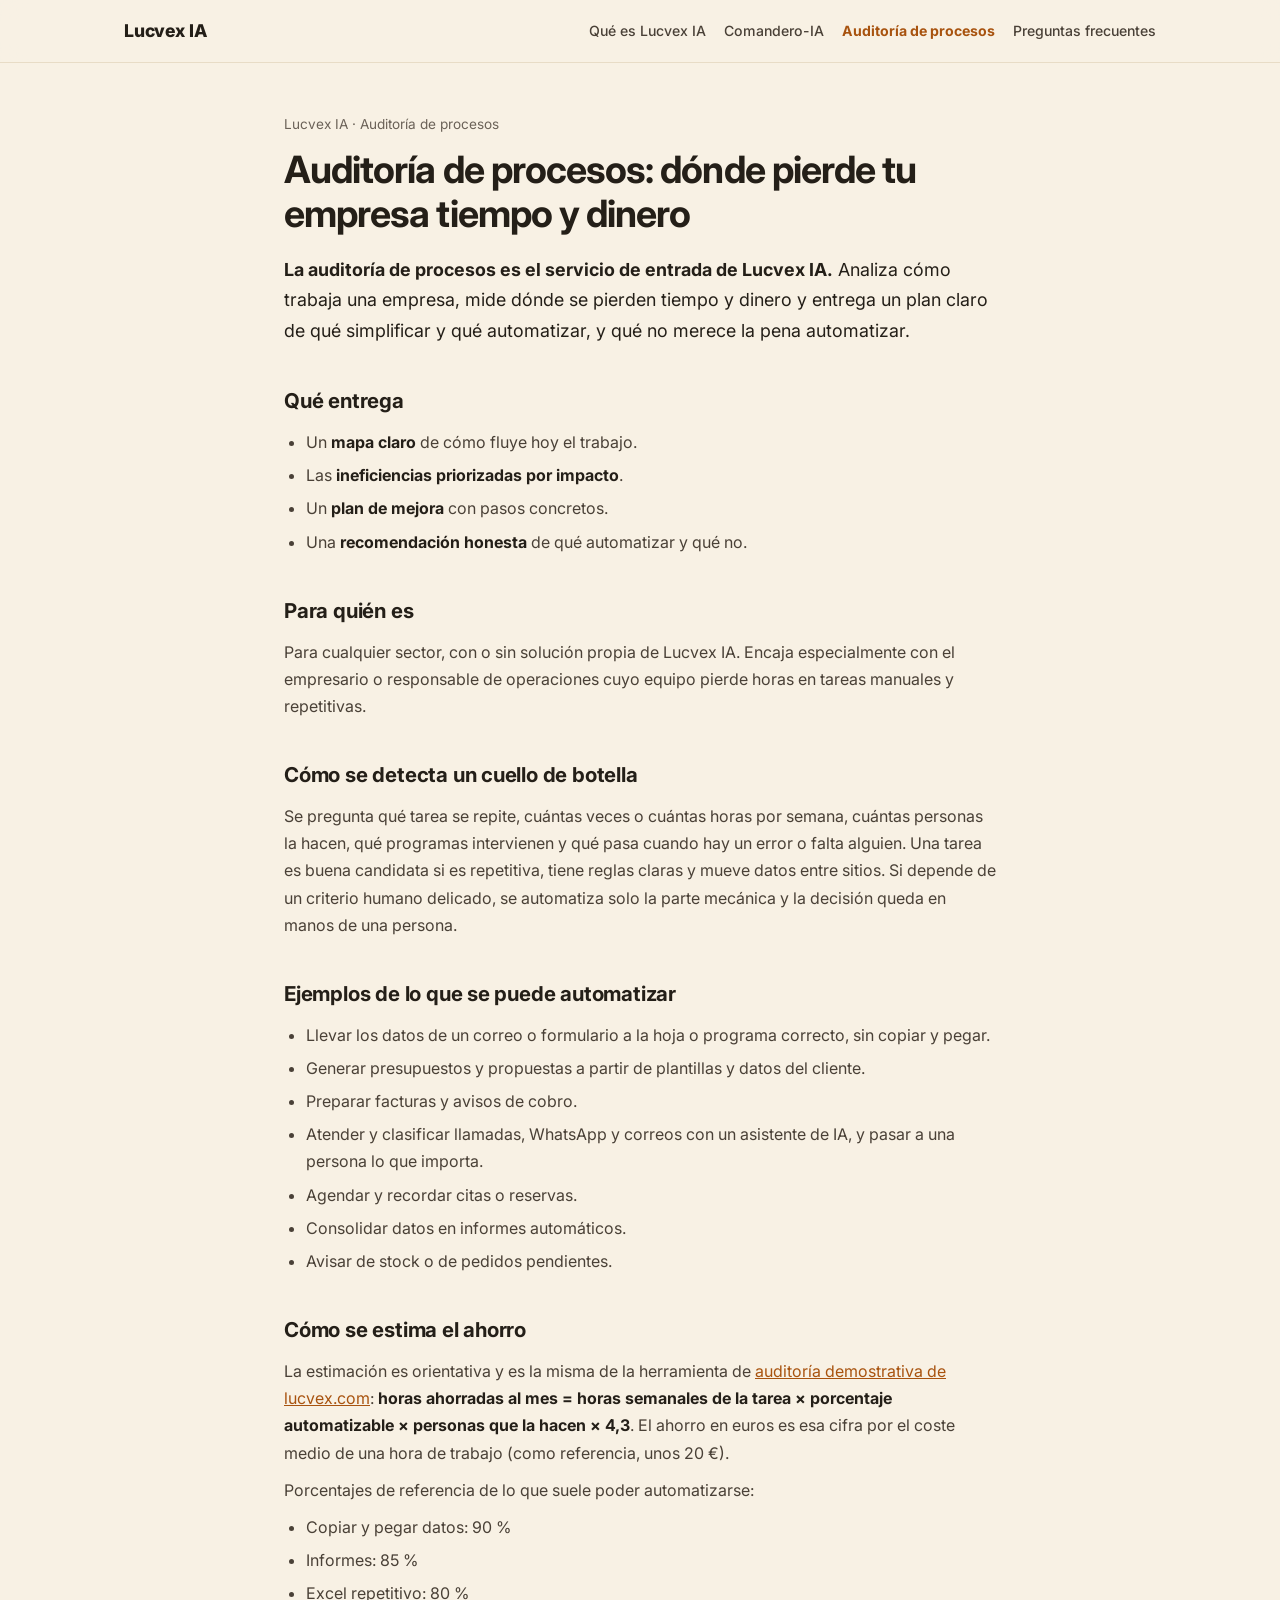
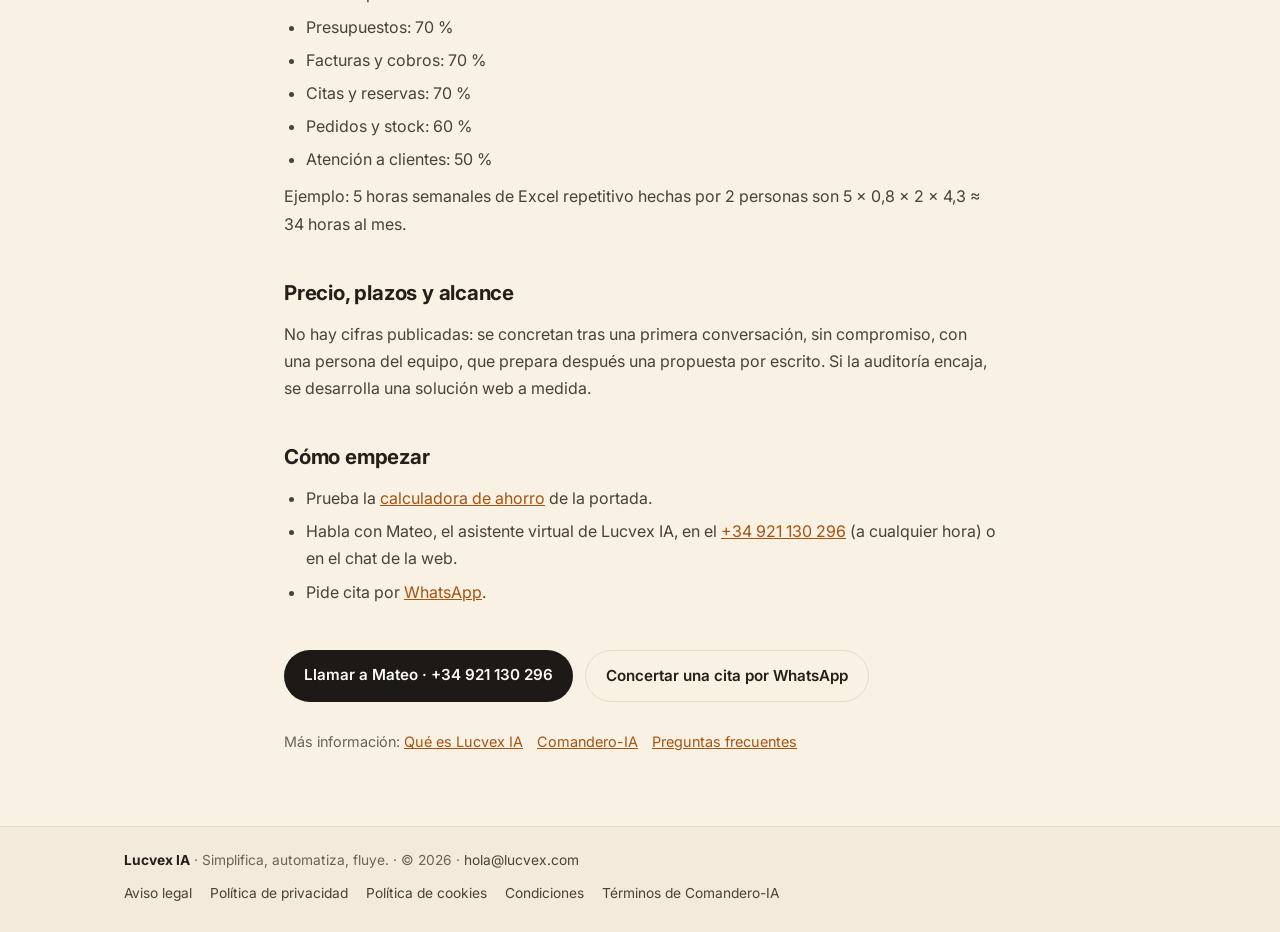
<file: auditoria-de-procesos.html>
<!DOCTYPE html>
<html lang="es">
<head>
<meta charset="UTF-8">
<meta name="viewport" content="width=device-width, initial-scale=1">
<title>Auditoría de procesos con IA · Detecta qué automatizar | Lucvex IA</title>
<meta name="description" content="La auditoría de procesos de Lucvex IA analiza cómo trabaja tu empresa, mide dónde se pierden tiempo y dinero y entrega un mapa, un plan priorizado y una recomendación honesta de qué automatizar y qué no. Primera conversación sin compromiso.">
<meta name="color-scheme" content="light">
<meta name="theme-color" content="#f8f1e4">
<meta name="robots" content="index, follow, max-snippet:-1, max-image-preview:large, max-video-preview:-1">
<link rel="canonical" href="https://lucvex.com/auditoria-de-procesos">
<link rel="icon" type="image/svg+xml" href="favicon.svg">
<link rel="icon" type="image/png" href="favicon.png">
<link rel="icon" href="/favicon.ico" sizes="48x48">
<link rel="apple-touch-icon" href="apple-touch-icon.png">
<meta property="og:type" content="article">
<meta property="og:site_name" content="Lucvex IA">
<meta property="og:locale" content="es_ES">
<meta property="og:title" content="Auditoría de procesos con IA · Detecta qué automatizar | Lucvex IA">
<meta property="og:description" content="La auditoría de procesos de Lucvex IA analiza cómo trabaja tu empresa, mide dónde se pierden tiempo y dinero y entrega un mapa, un plan priorizado y una recomendación honesta de qué automatizar y qué no. Primera conversación sin compromiso.">
<meta property="og:url" content="https://lucvex.com/auditoria-de-procesos">
<meta property="og:image" content="https://lucvex.com/img/og.png">
<meta name="twitter:card" content="summary_large_image">
<meta name="twitter:title" content="Auditoría de procesos con IA · Detecta qué automatizar | Lucvex IA">
<meta name="twitter:description" content="La auditoría de procesos de Lucvex IA analiza cómo trabaja tu empresa, mide dónde se pierden tiempo y dinero y entrega un mapa, un plan priorizado y una recomendación honesta de qué automatizar y qué no. Primera conversación sin compromiso.">
<meta name="twitter:image" content="https://lucvex.com/img/og.png">
<link rel="stylesheet" href="https://fonts.googleapis.com/css2?family=Inter:wght@400;500;600;700;800&display=swap">
<link rel="stylesheet" href="info.css">
<script type="application/ld+json">{"@context":"https://schema.org","@graph":[{"@type":"WebPage","@id":"https://lucvex.com/auditoria-de-procesos#pagina","url":"https://lucvex.com/auditoria-de-procesos","name":"Auditoría de procesos con IA · Detecta qué automatizar | Lucvex IA","description":"La auditoría de procesos de Lucvex IA analiza cómo trabaja tu empresa, mide dónde se pierden tiempo y dinero y entrega un mapa, un plan priorizado y una recomendación honesta de qué automatizar y qué no. Primera conversación sin compromiso.","inLanguage":"es-ES","isPartOf":{"@id":"https://lucvex.com/#website"},"publisher":{"@id":"https://lucvex.com/#organization"},"dateModified":"2026-11-01","breadcrumb":{"@id":"https://lucvex.com/auditoria-de-procesos#migas"},"mainEntity":{"@id":"https://lucvex.com/#servicio-auditoria"}},{"@id":"https://lucvex.com/auditoria-de-procesos#migas","@type":"BreadcrumbList","itemListElement":[{"@type":"ListItem","position":1,"name":"Lucvex IA","item":"https://lucvex.com/"},{"@type":"ListItem","position":2,"name":"Auditoría de procesos","item":"https://lucvex.com/auditoria-de-procesos"}]},{"@type":"Service","@id":"https://lucvex.com/#servicio-auditoria","name":"Auditoría de procesos","serviceType":"Auditoría de procesos y detección de cuellos de botella","description":"Análisis de cómo trabaja una empresa para medir dónde se pierden tiempo y dinero. Entrega un mapa de cómo fluye el trabajo, las ineficiencias priorizadas por impacto, un plan de mejora y una recomendación honesta de qué automatizar y qué no.","provider":{"@id":"https://lucvex.com/#organization"},"areaServed":{"@type":"Country","name":"España"},"audience":{"@type":"BusinessAudience","name":"Empresas pequeñas, medianas y grandes de cualquier sector"},"url":"https://lucvex.com/auditoria-de-procesos"}]}</script>
</head>
<body>
<header class="cab"><div class="env"><a class="marca" href="/">Lucvex IA</a><nav aria-label="Páginas de información"><a href="/que-es-lucvex-ia">Qué es Lucvex IA</a><a href="/comandero-ia">Comandero-IA</a><a href="/auditoria-de-procesos" aria-current="page">Auditoría de procesos</a><a href="/preguntas-frecuentes">Preguntas frecuentes</a></nav></div></header>
<main>
<p class="miga"><a href="/">Lucvex IA</a> · Auditoría de procesos</p>
<h1>Auditoría de procesos: dónde pierde tu empresa tiempo y dinero</h1>
<p class="lead"><strong>La auditoría de procesos es el servicio de entrada de Lucvex IA.</strong> Analiza cómo trabaja una empresa, mide dónde se pierden tiempo y dinero y entrega un plan claro de qué simplificar y qué automatizar, y qué no merece la pena automatizar.</p>
<h2>Qué entrega</h2>
<ul>
  <li>Un <strong>mapa claro</strong> de cómo fluye hoy el trabajo.</li>
  <li>Las <strong>ineficiencias priorizadas por impacto</strong>.</li>
  <li>Un <strong>plan de mejora</strong> con pasos concretos.</li>
  <li>Una <strong>recomendación honesta</strong> de qué automatizar y qué no.</li>
</ul>
<h2>Para quién es</h2>
<p>Para cualquier sector, con o sin solución propia de Lucvex IA. Encaja especialmente con el empresario o responsable de operaciones cuyo equipo pierde horas en tareas manuales y repetitivas.</p>
<h2>Cómo se detecta un cuello de botella</h2>
<p>Se pregunta qué tarea se repite, cuántas veces o cuántas horas por semana, cuántas personas la hacen, qué programas intervienen y qué pasa cuando hay un error o falta alguien. Una tarea es buena candidata si es repetitiva, tiene reglas claras y mueve datos entre sitios. Si depende de un criterio humano delicado, se automatiza solo la parte mecánica y la decisión queda en manos de una persona.</p>
<h2>Ejemplos de lo que se puede automatizar</h2>
<ul>
  <li>Llevar los datos de un correo o formulario a la hoja o programa correcto, sin copiar y pegar.</li>
  <li>Generar presupuestos y propuestas a partir de plantillas y datos del cliente.</li>
  <li>Preparar facturas y avisos de cobro.</li>
  <li>Atender y clasificar llamadas, WhatsApp y correos con un asistente de IA, y pasar a una persona lo que importa.</li>
  <li>Agendar y recordar citas o reservas.</li>
  <li>Consolidar datos en informes automáticos.</li>
  <li>Avisar de stock o de pedidos pendientes.</li>
</ul>
<h2>Cómo se estima el ahorro</h2>
<p>La estimación es orientativa y es la misma de la herramienta de <a href="/#auditoria">auditoría demostrativa de lucvex.com</a>: <strong>horas ahorradas al mes = horas semanales de la tarea × porcentaje automatizable × personas que la hacen × 4,3</strong>. El ahorro en euros es esa cifra por el coste medio de una hora de trabajo (como referencia, unos 20 €).</p>
<p>Porcentajes de referencia de lo que suele poder automatizarse:</p>
<ul>
  <li>Copiar y pegar datos: 90 %</li>
  <li>Informes: 85 %</li>
  <li>Excel repetitivo: 80 %</li>
  <li>Presupuestos: 70 %</li>
  <li>Facturas y cobros: 70 %</li>
  <li>Citas y reservas: 70 %</li>
  <li>Pedidos y stock: 60 %</li>
  <li>Atención a clientes: 50 %</li>
</ul>
<p>Ejemplo: 5 horas semanales de Excel repetitivo hechas por 2 personas son 5 × 0,8 × 2 × 4,3 ≈ 34 horas al mes.</p>
<h2>Precio, plazos y alcance</h2>
<p>No hay cifras publicadas: se concretan tras una primera conversación, sin compromiso, con una persona del equipo, que prepara después una propuesta por escrito. Si la auditoría encaja, se desarrolla una solución web a medida.</p>
<h2>Cómo empezar</h2>
<ul>
  <li>Prueba la <a href="/#auditoria">calculadora de ahorro</a> de la portada.</li>
  <li>Habla con Mateo, el asistente virtual de Lucvex IA, en el <a href="tel:+34921130296">+34 921 130 296</a> (a cualquier hora) o en el chat de la web.</li>
  <li>Pide cita por <a href="https://wa.me/34654980755?text=Hola%2C%20me%20gustar%C3%ADa%20pedir%20una%20auditor%C3%ADa%20para%20mi%20empresa.">WhatsApp</a>.</li>
</ul>
<div class="acciones">
<a class="btn" href="tel:+34921130296">Llamar a Mateo · +34 921 130 296</a>
<a class="btn sec" href="https://wa.me/34654980755?text=Hola%2C%20me%20gustar%C3%ADa%20concertar%20una%20cita%20con%20Lucvex%20IA.">Concertar una cita por WhatsApp</a>
</div>
<p class="otras">Más información: <a href="/que-es-lucvex-ia">Qué es Lucvex IA</a><a href="/comandero-ia">Comandero-IA</a><a href="/preguntas-frecuentes">Preguntas frecuentes</a></p>
</main>
<footer class="pie"><div class="env"><span><b>Lucvex IA</b> · Simplifica, automatiza, fluye. · © 2026 · <a href="mailto:hola@lucvex.com">hola@lucvex.com</a></span><nav aria-label="Información legal"><a href="/aviso-legal.html">Aviso legal</a><a href="/privacidad.html">Política de privacidad</a><a href="/cookies.html">Política de cookies</a><a href="/condiciones.html">Condiciones</a><a href="https://comandero-ia.lucvex.com/terminos" target="_blank" rel="noopener">Términos de Comandero-IA</a></nav></div></footer>
</body>
</html>
</file>
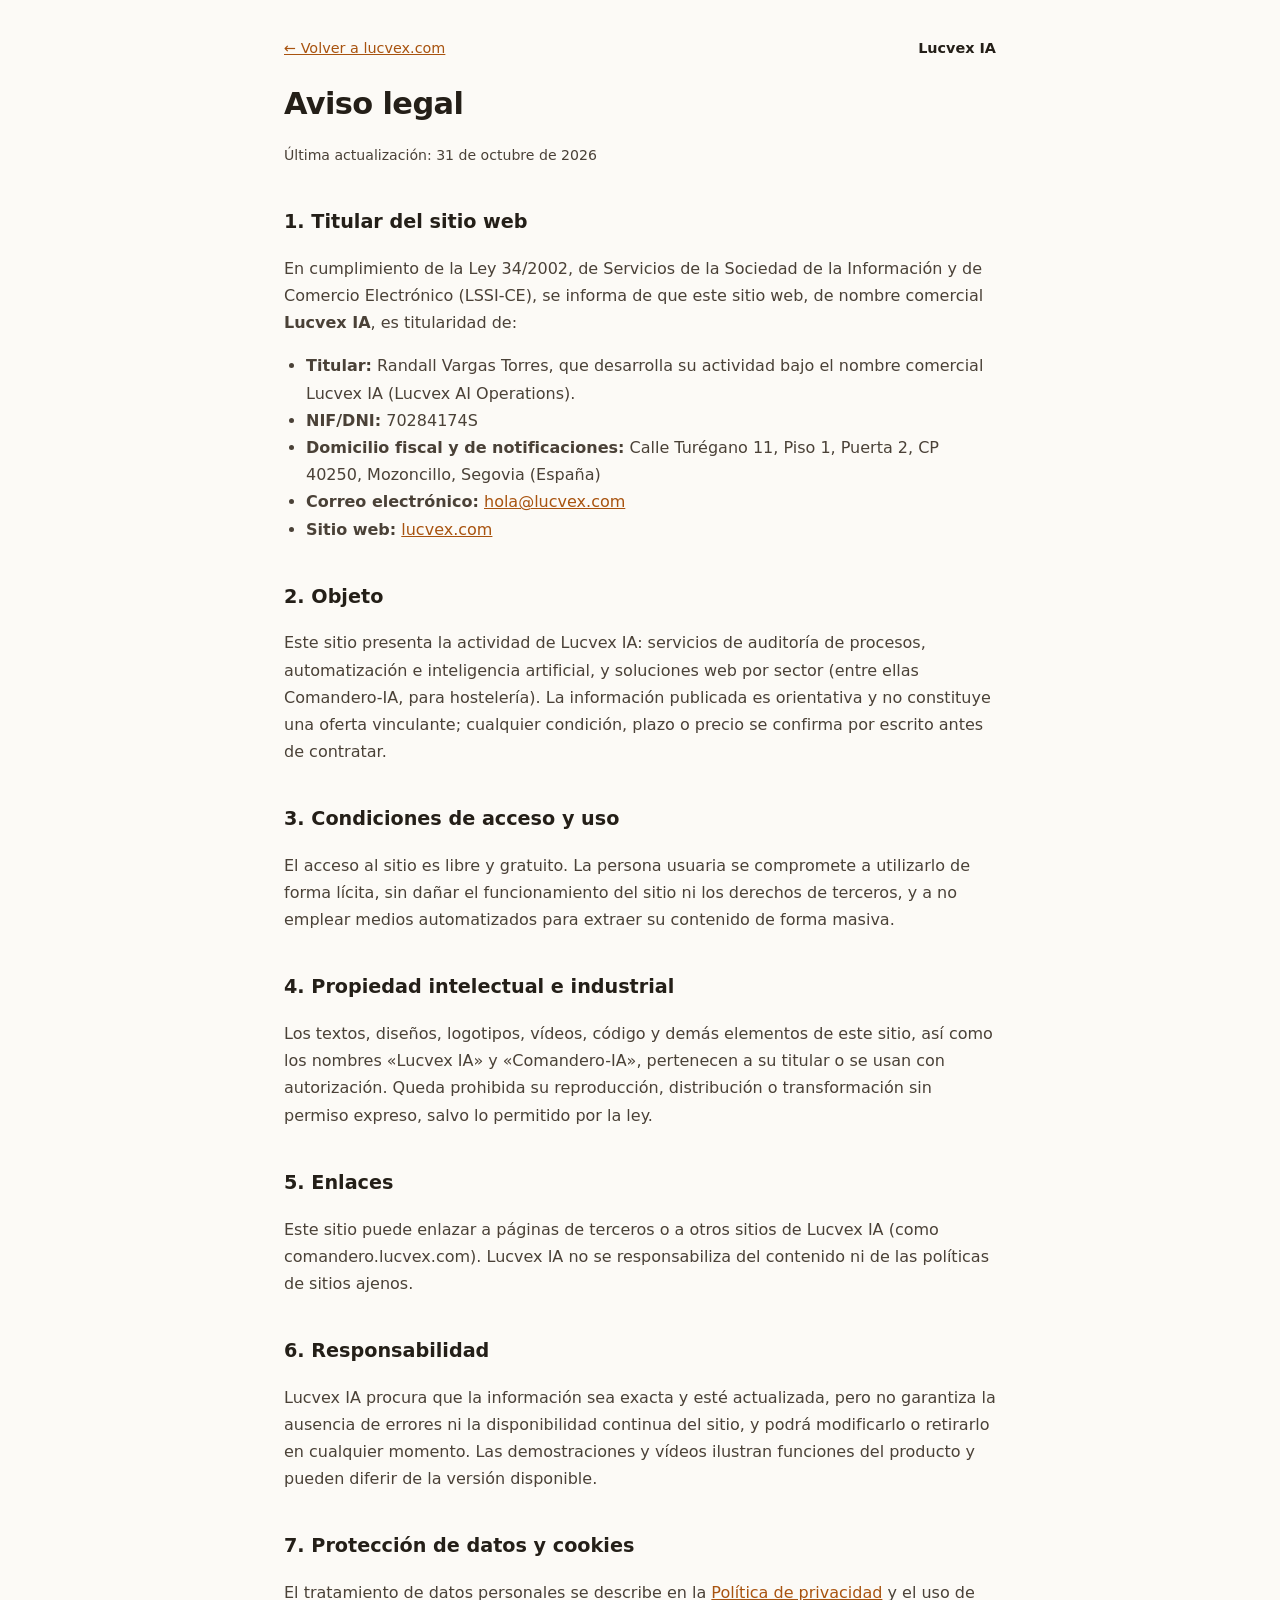
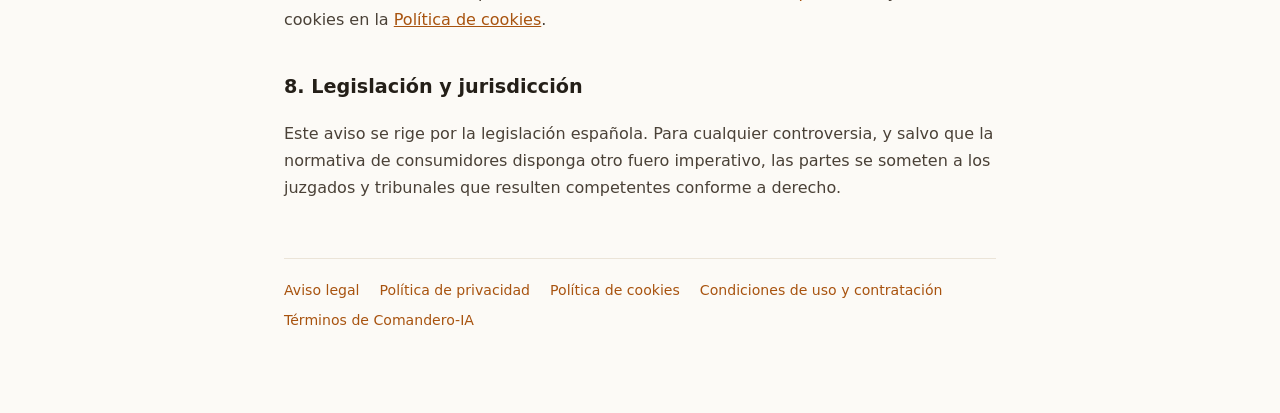
<file: aviso-legal.html>
<!DOCTYPE html>
<html lang="es">
<head>
<meta charset="UTF-8">
<meta name="viewport" content="width=device-width, initial-scale=1">
<title>Aviso legal · Lucvex IA</title>
<link rel="icon" type="image/svg+xml" href="favicon.svg">
<link rel="icon" type="image/png" href="favicon.png">
<link rel="stylesheet" href="legal.css">
<meta name="robots" content="noindex">
</head>
<body>
<main>
<div class="top"><a href="/">← Volver a lucvex.com</a><b>Lucvex IA</b></div>
<h1>Aviso legal</h1>
<p class="act">Última actualización: 31 de octubre de 2026</p>

<h2>1. Titular del sitio web</h2>
<p>En cumplimiento de la Ley 34/2002, de Servicios de la Sociedad de la Información y de Comercio Electrónico (LSSI-CE), se informa de que este sitio web, de nombre comercial <strong>Lucvex IA</strong>, es titularidad de:</p>
<ul>
<li><strong>Titular:</strong> Randall Vargas Torres, que desarrolla su actividad bajo el nombre comercial Lucvex IA (Lucvex AI Operations).</li>
<li><strong>NIF/DNI:</strong> 70284174S</li>
<li><strong>Domicilio fiscal y de notificaciones:</strong> Calle Turégano 11, Piso 1, Puerta 2, CP 40250, Mozoncillo, Segovia (España)</li>
<li><strong>Correo electrónico:</strong> <a href="mailto:hola@lucvex.com">hola@lucvex.com</a></li>
<li><strong>Sitio web:</strong> <a href="https://lucvex.com">lucvex.com</a></li>
</ul>

<h2>2. Objeto</h2>
<p>Este sitio presenta la actividad de Lucvex IA: servicios de auditoría de procesos, automatización e inteligencia artificial, y soluciones web por sector (entre ellas Comandero-IA, para hostelería). La información publicada es orientativa y no constituye una oferta vinculante; cualquier condición, plazo o precio se confirma por escrito antes de contratar.</p>

<h2>3. Condiciones de acceso y uso</h2>
<p>El acceso al sitio es libre y gratuito. La persona usuaria se compromete a utilizarlo de forma lícita, sin dañar el funcionamiento del sitio ni los derechos de terceros, y a no emplear medios automatizados para extraer su contenido de forma masiva.</p>

<h2>4. Propiedad intelectual e industrial</h2>
<p>Los textos, diseños, logotipos, vídeos, código y demás elementos de este sitio, así como los nombres «Lucvex IA» y «Comandero-IA», pertenecen a su titular o se usan con autorización. Queda prohibida su reproducción, distribución o transformación sin permiso expreso, salvo lo permitido por la ley.</p>

<h2>5. Enlaces</h2>
<p>Este sitio puede enlazar a páginas de terceros o a otros sitios de Lucvex IA (como comandero.lucvex.com). Lucvex IA no se responsabiliza del contenido ni de las políticas de sitios ajenos.</p>

<h2>6. Responsabilidad</h2>
<p>Lucvex IA procura que la información sea exacta y esté actualizada, pero no garantiza la ausencia de errores ni la disponibilidad continua del sitio, y podrá modificarlo o retirarlo en cualquier momento. Las demostraciones y vídeos ilustran funciones del producto y pueden diferir de la versión disponible.</p>

<h2>7. Protección de datos y cookies</h2>
<p>El tratamiento de datos personales se describe en la <a href="privacidad.html">Política de privacidad</a> y el uso de cookies en la <a href="cookies.html">Política de cookies</a>.</p>

<h2>8. Legislación y jurisdicción</h2>
<p>Este aviso se rige por la legislación española. Para cualquier controversia, y salvo que la normativa de consumidores disponga otro fuero imperativo, las partes se someten a los juzgados y tribunales que resulten competentes conforme a derecho.</p>

<div class="pie"><a href="aviso-legal.html">Aviso legal</a><a href="privacidad.html">Política de privacidad</a><a href="cookies.html">Política de cookies</a><a href="condiciones.html">Condiciones de uso y contratación</a><a href="https://comandero-ia.lucvex.com/terminos" target="_blank" rel="noopener">Términos de Comandero-IA</a></div>
</main>
</body>
</html>
</file>
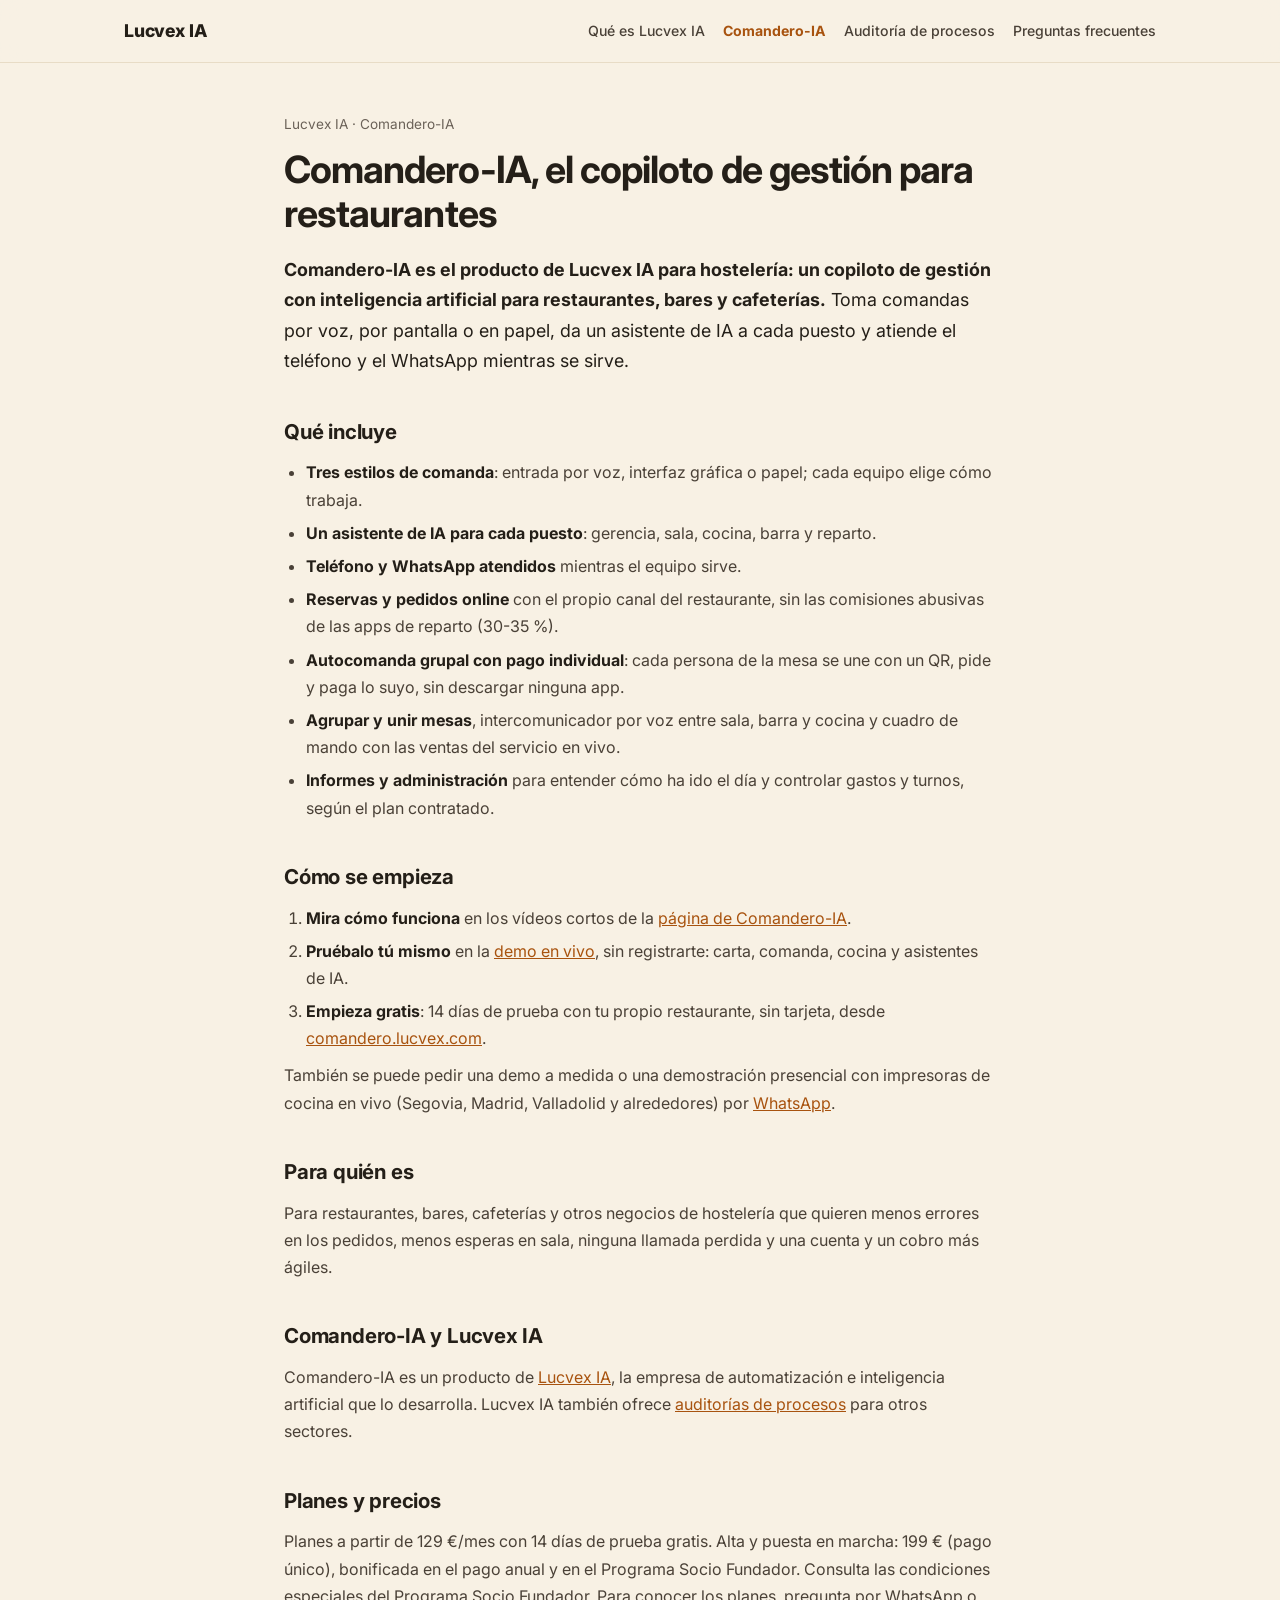
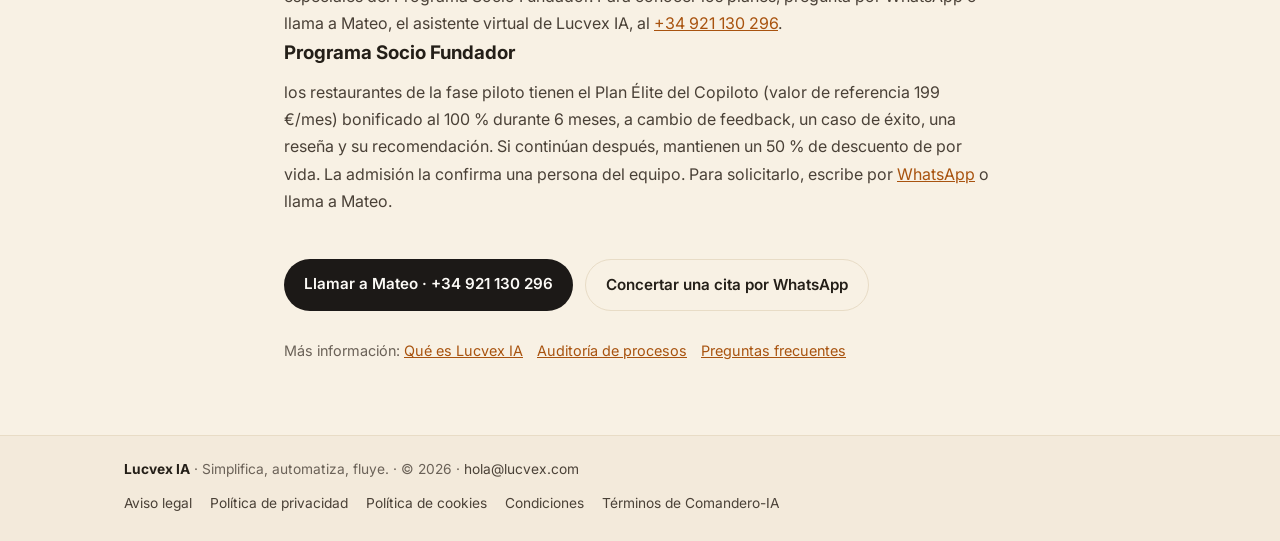
<file: comandero-ia.html>
<!DOCTYPE html>
<html lang="es">
<head>
<meta charset="UTF-8">
<meta name="viewport" content="width=device-width, initial-scale=1">
<title>Comandero-IA · El copiloto de gestión con IA para restaurantes y bares</title>
<meta name="description" content="Comandero-IA es el producto de Lucvex IA para hostelería: comandas por voz, un asistente de IA para cada puesto, teléfono y WhatsApp atendidos mientras sirves, reservas y pedidos online. Demo en vivo y 14 días de prueba gratis sin tarjeta.">
<meta name="color-scheme" content="light">
<meta name="theme-color" content="#f8f1e4">
<meta name="robots" content="index, follow, max-snippet:-1, max-image-preview:large, max-video-preview:-1">
<link rel="canonical" href="https://lucvex.com/comandero-ia">
<link rel="icon" type="image/svg+xml" href="favicon.svg">
<link rel="icon" type="image/png" href="favicon.png">
<link rel="icon" href="/favicon.ico" sizes="48x48">
<link rel="apple-touch-icon" href="apple-touch-icon.png">
<meta property="og:type" content="article">
<meta property="og:site_name" content="Lucvex IA">
<meta property="og:locale" content="es_ES">
<meta property="og:title" content="Comandero-IA · El copiloto de gestión con IA para restaurantes y bares">
<meta property="og:description" content="Comandero-IA es el producto de Lucvex IA para hostelería: comandas por voz, un asistente de IA para cada puesto, teléfono y WhatsApp atendidos mientras sirves, reservas y pedidos online. Demo en vivo y 14 días de prueba gratis sin tarjeta.">
<meta property="og:url" content="https://lucvex.com/comandero-ia">
<meta property="og:image" content="https://lucvex.com/img/og.png">
<meta name="twitter:card" content="summary_large_image">
<meta name="twitter:title" content="Comandero-IA · El copiloto de gestión con IA para restaurantes y bares">
<meta name="twitter:description" content="Comandero-IA es el producto de Lucvex IA para hostelería: comandas por voz, un asistente de IA para cada puesto, teléfono y WhatsApp atendidos mientras sirves, reservas y pedidos online. Demo en vivo y 14 días de prueba gratis sin tarjeta.">
<meta name="twitter:image" content="https://lucvex.com/img/og.png">
<link rel="stylesheet" href="https://fonts.googleapis.com/css2?family=Inter:wght@400;500;600;700;800&display=swap">
<link rel="stylesheet" href="info.css">
<script type="application/ld+json">{"@context":"https://schema.org","@graph":[{"@type":"WebPage","@id":"https://lucvex.com/comandero-ia#pagina","url":"https://lucvex.com/comandero-ia","name":"Comandero-IA · El copiloto de gestión con IA para restaurantes y bares","description":"Comandero-IA es el producto de Lucvex IA para hostelería: comandas por voz, un asistente de IA para cada puesto, teléfono y WhatsApp atendidos mientras sirves, reservas y pedidos online. Demo en vivo y 14 días de prueba gratis sin tarjeta.","inLanguage":"es-ES","isPartOf":{"@id":"https://lucvex.com/#website"},"publisher":{"@id":"https://lucvex.com/#organization"},"dateModified":"2026-11-01","breadcrumb":{"@id":"https://lucvex.com/comandero-ia#migas"},"about":{"@id":"https://comandero.lucvex.com/#software"}},{"@id":"https://lucvex.com/comandero-ia#migas","@type":"BreadcrumbList","itemListElement":[{"@type":"ListItem","position":1,"name":"Lucvex IA","item":"https://lucvex.com/"},{"@type":"ListItem","position":2,"name":"Comandero-IA","item":"https://lucvex.com/comandero-ia"}]},{"@type":"SoftwareApplication","@id":"https://comandero.lucvex.com/#software","name":"Comandero-IA","alternateName":"Comandero-IA by Lucvex","url":"https://comandero.lucvex.com/","applicationCategory":"BusinessApplication","applicationSubCategory":"Gestión de restaurantes y hostelería","operatingSystem":"Web (se abre desde el navegador)","inLanguage":"es-ES","description":"Copiloto de gestión con inteligencia artificial para restaurantes y bares: comandas por voz, por pantalla o en papel, un asistente de IA para cada puesto, teléfono y WhatsApp atendidos, reservas y pedidos online.","featureList":["Comandas por voz, interfaz gráfica o papel","Un asistente de IA para cada puesto: gerencia, sala, cocina, barra y reparto","Atención del teléfono y del WhatsApp","Reservas y pedidos online con el propio canal del restaurante","Autocomanda grupal con pago individual mediante QR","Agrupar y unir mesas","Intercomunicador por voz entre sala, barra y cocina","Cuadro de mando con las ventas del servicio en vivo"],"audience":{"@type":"BusinessAudience","name":"Restaurantes, bares y cafeterías"},"provider":{"@id":"https://lucvex.com/#organization"},"publisher":{"@id":"https://lucvex.com/#organization"},"offers":{"@type":"Offer","name":"Prueba gratuita de 14 días","description":"14 días de prueba gratuita con tu propio restaurante, sin tarjeta.","price":"0","priceCurrency":"EUR","eligibleDuration":{"@type":"QuantitativeValue","value":14,"unitCode":"DAY"},"url":"https://comandero.lucvex.com/"}}]}</script>
</head>
<body>
<header class="cab"><div class="env"><a class="marca" href="/">Lucvex IA</a><nav aria-label="Páginas de información"><a href="/que-es-lucvex-ia">Qué es Lucvex IA</a><a href="/comandero-ia" aria-current="page">Comandero-IA</a><a href="/auditoria-de-procesos">Auditoría de procesos</a><a href="/preguntas-frecuentes">Preguntas frecuentes</a></nav></div></header>
<main>
<p class="miga"><a href="/">Lucvex IA</a> · Comandero-IA</p>
<h1>Comandero-IA, el copiloto de gestión para restaurantes</h1>
<p class="lead"><strong>Comandero-IA es el producto de Lucvex IA para hostelería: un copiloto de gestión con inteligencia artificial para restaurantes, bares y cafeterías.</strong> Toma comandas por voz, por pantalla o en papel, da un asistente de IA a cada puesto y atiende el teléfono y el WhatsApp mientras se sirve.</p>
<h2>Qué incluye</h2>
<ul>
  <li><strong>Tres estilos de comanda</strong>: entrada por voz, interfaz gráfica o papel; cada equipo elige cómo trabaja.</li>
  <li><strong>Un asistente de IA para cada puesto</strong>: gerencia, sala, cocina, barra y reparto.</li>
  <li><strong>Teléfono y WhatsApp atendidos</strong> mientras el equipo sirve.</li>
  <li><strong>Reservas y pedidos online</strong> con el propio canal del restaurante, sin las comisiones abusivas de las apps de reparto (30-35 %).</li>
  <li><strong>Autocomanda grupal con pago individual</strong>: cada persona de la mesa se une con un QR, pide y paga lo suyo, sin descargar ninguna app.</li>
  <li><strong>Agrupar y unir mesas</strong>, intercomunicador por voz entre sala, barra y cocina y cuadro de mando con las ventas del servicio en vivo.</li>
  <li><strong>Informes y administración</strong> para entender cómo ha ido el día y controlar gastos y turnos, según el plan contratado.</li>
</ul>
<h2>Cómo se empieza</h2>
<ol>
  <li><strong>Mira cómo funciona</strong> en los vídeos cortos de la <a href="https://comandero.lucvex.com/">página de Comandero-IA</a>.</li>
  <li><strong>Pruébalo tú mismo</strong> en la <a href="https://lab.lucvex.com/?demo=1&amp;vista=camarero">demo en vivo</a>, sin registrarte: carta, comanda, cocina y asistentes de IA.</li>
  <li><strong>Empieza gratis</strong>: 14 días de prueba con tu propio restaurante, sin tarjeta, desde <a href="https://comandero.lucvex.com/">comandero.lucvex.com</a>.</li>
</ol>
<p>También se puede pedir una demo a medida o una demostración presencial con impresoras de cocina en vivo (Segovia, Madrid, Valladolid y alrededores) por <a href="https://wa.me/34654980755?text=Hola%2C%20me%20interesa%20conocer%20Comandero-IA%20para%20mi%20restaurante">WhatsApp</a>.</p>
<h2>Para quién es</h2>
<p>Para restaurantes, bares, cafeterías y otros negocios de hostelería que quieren menos errores en los pedidos, menos esperas en sala, ninguna llamada perdida y una cuenta y un cobro más ágiles.</p>
<h2>Comandero-IA y Lucvex IA</h2>
<p>Comandero-IA es un producto de <a href="/que-es-lucvex-ia">Lucvex IA</a>, la empresa de automatización e inteligencia artificial que lo desarrolla. Lucvex IA también ofrece <a href="/auditoria-de-procesos">auditorías de procesos</a> para otros sectores.</p>
<h2>Planes y precios</h2>
<p>Planes a partir de 129 €/mes con 14 días de prueba gratis. Alta y puesta en marcha: 199 € (pago único), bonificada en el pago anual y en el Programa Socio Fundador. Consulta las condiciones especiales del Programa Socio Fundador. Para conocer los planes, pregunta por WhatsApp o llama a Mateo, el asistente virtual de Lucvex IA, al <a href="tel:+34921130296">+34 921 130 296</a>.</p>
<h3>Programa Socio Fundador</h3>
<p>los restaurantes de la fase piloto tienen el Plan Élite del Copiloto (valor de referencia 199 €/mes) bonificado al 100 % durante 6 meses, a cambio de feedback, un caso de éxito, una reseña y su recomendación. Si continúan después, mantienen un 50 % de descuento de por vida. La admisión la confirma una persona del equipo. Para solicitarlo, escribe por <a href="https://wa.me/34654980755">WhatsApp</a> o llama a Mateo.</p>
<div class="acciones">
<a class="btn" href="tel:+34921130296">Llamar a Mateo · +34 921 130 296</a>
<a class="btn sec" href="https://wa.me/34654980755?text=Hola%2C%20me%20gustar%C3%ADa%20concertar%20una%20cita%20con%20Lucvex%20IA.">Concertar una cita por WhatsApp</a>
</div>
<p class="otras">Más información: <a href="/que-es-lucvex-ia">Qué es Lucvex IA</a><a href="/auditoria-de-procesos">Auditoría de procesos</a><a href="/preguntas-frecuentes">Preguntas frecuentes</a></p>
</main>
<footer class="pie"><div class="env"><span><b>Lucvex IA</b> · Simplifica, automatiza, fluye. · © 2026 · <a href="mailto:hola@lucvex.com">hola@lucvex.com</a></span><nav aria-label="Información legal"><a href="/aviso-legal.html">Aviso legal</a><a href="/privacidad.html">Política de privacidad</a><a href="/cookies.html">Política de cookies</a><a href="/condiciones.html">Condiciones</a><a href="https://comandero-ia.lucvex.com/terminos" target="_blank" rel="noopener">Términos de Comandero-IA</a></nav></div></footer>
</body>
</html>
</file>
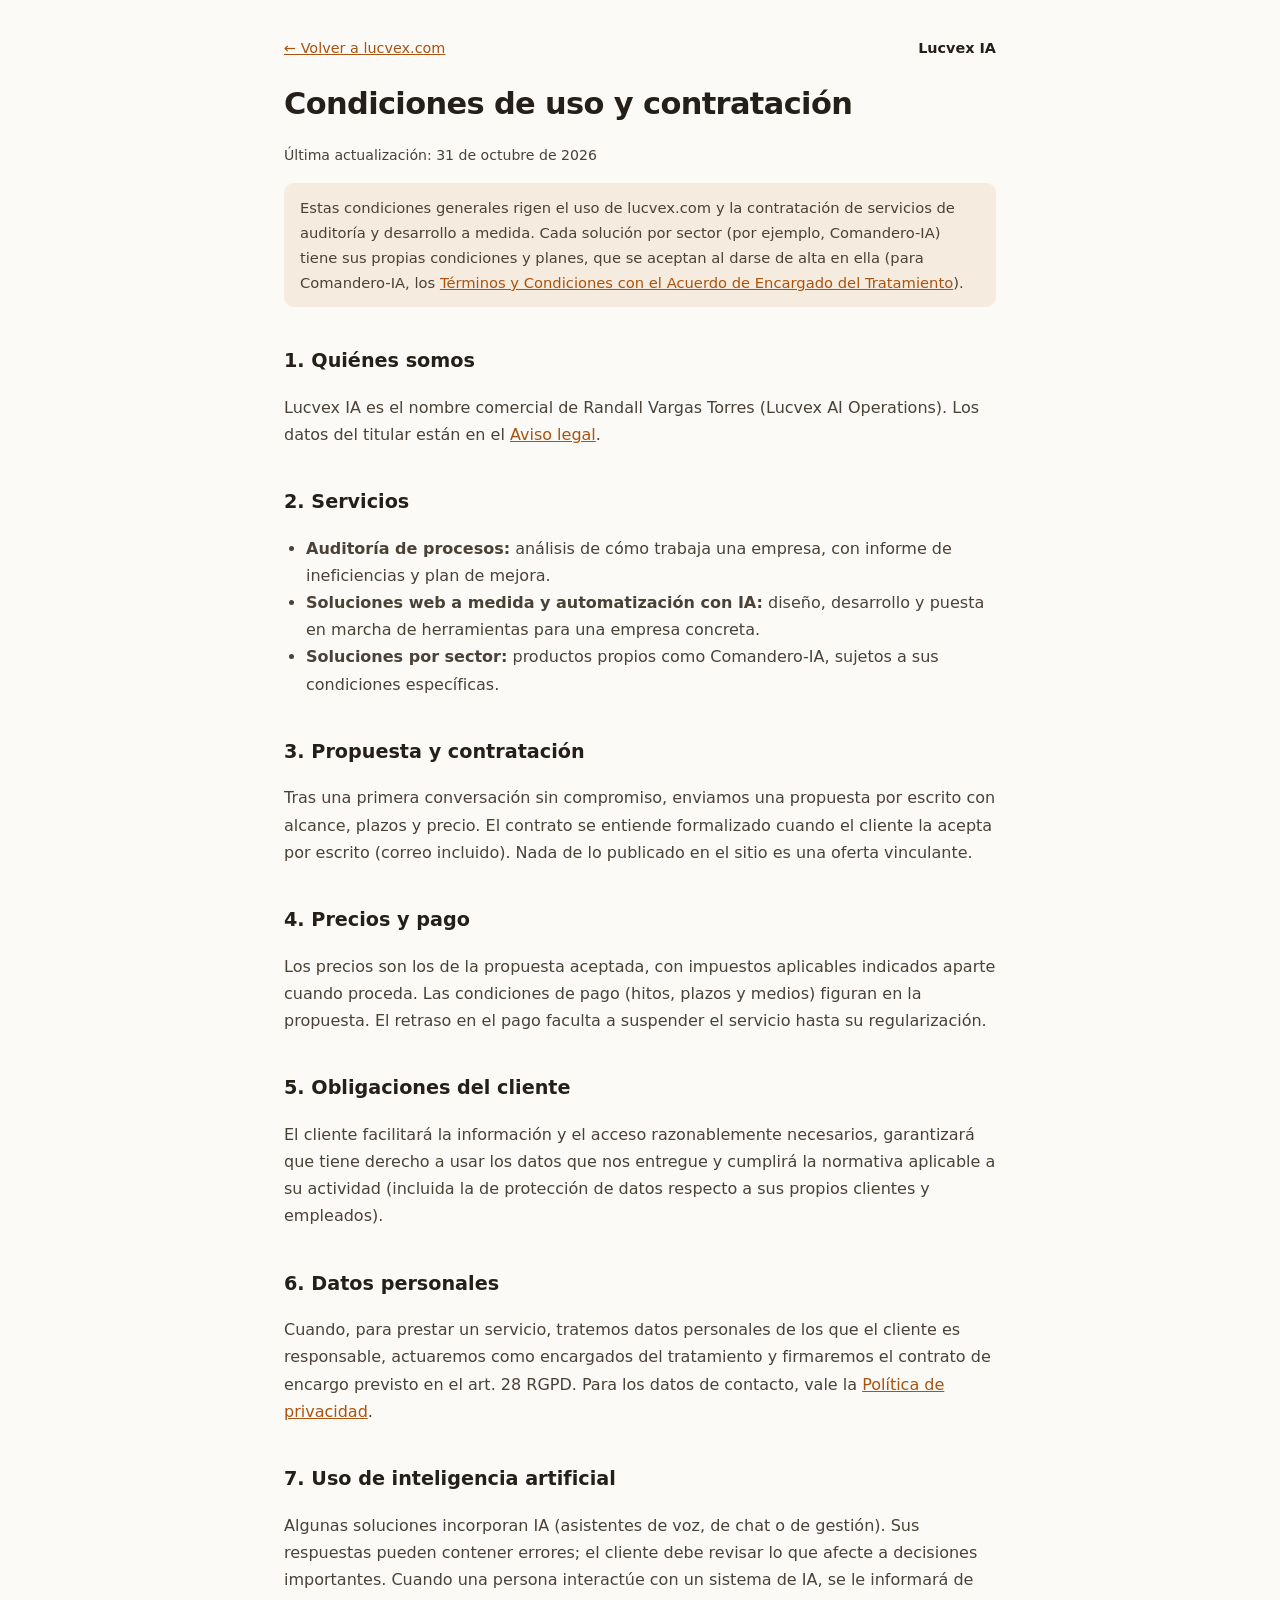
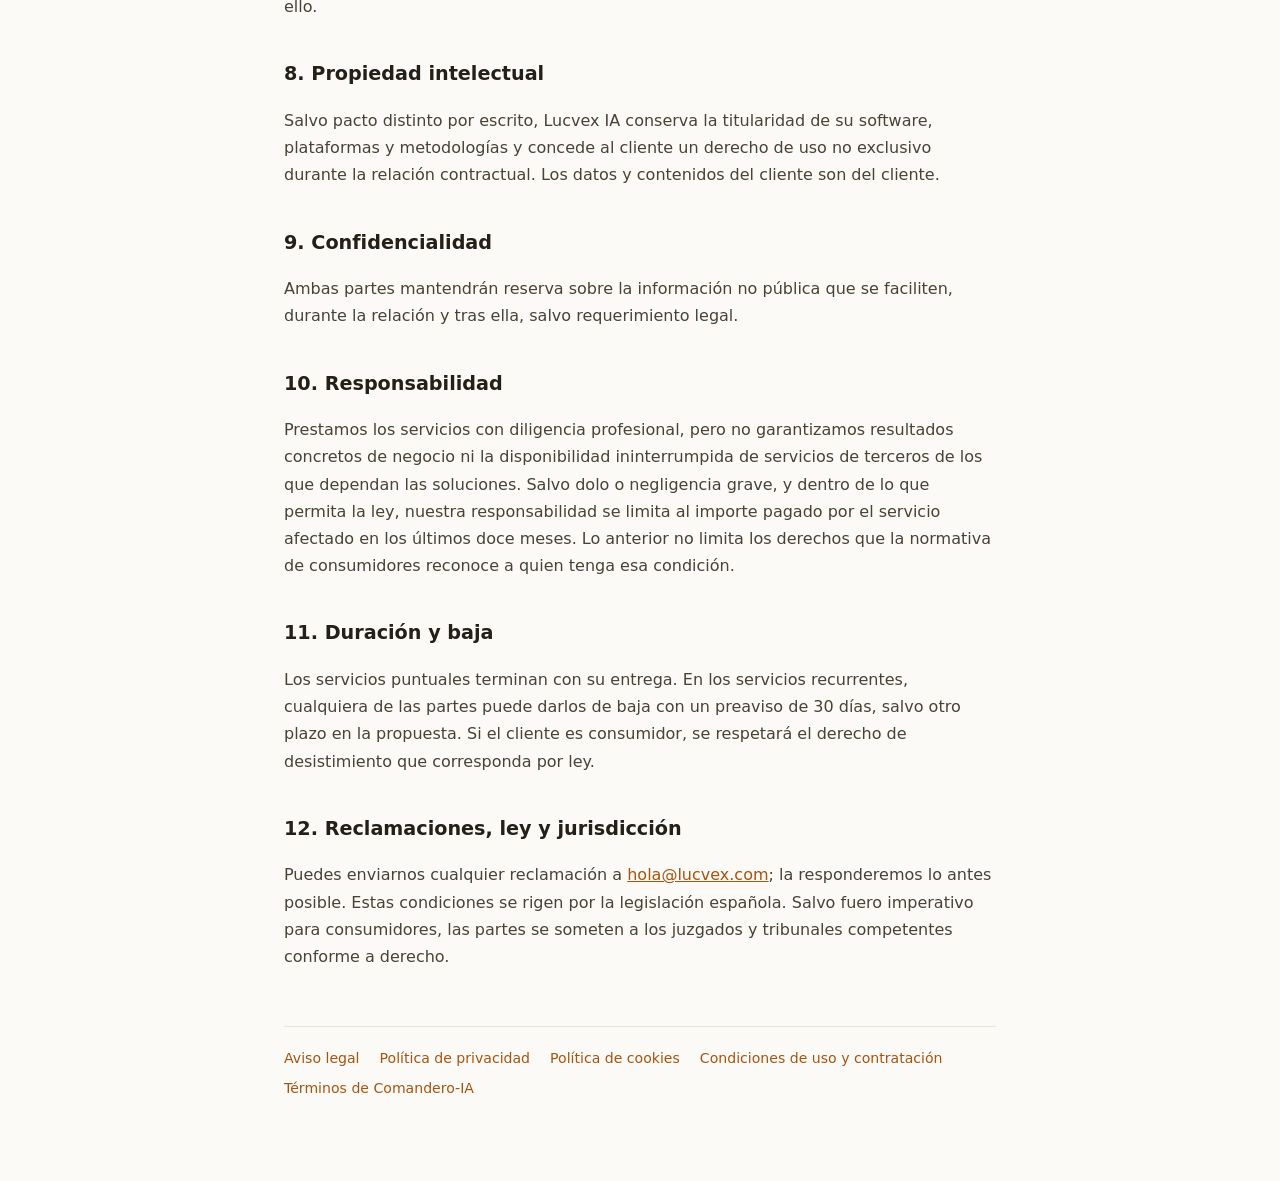
<file: condiciones.html>
<!DOCTYPE html>
<html lang="es">
<head>
<meta charset="UTF-8">
<meta name="viewport" content="width=device-width, initial-scale=1">
<title>Condiciones de uso y contratación · Lucvex IA</title>
<link rel="icon" type="image/svg+xml" href="favicon.svg">
<link rel="icon" type="image/png" href="favicon.png">
<link rel="stylesheet" href="legal.css">
<meta name="robots" content="noindex">
</head>
<body>
<main>
<div class="top"><a href="/">← Volver a lucvex.com</a><b>Lucvex IA</b></div>
<h1>Condiciones de uso y contratación</h1>
<p class="act">Última actualización: 31 de octubre de 2026</p>
<p class="nota">Estas condiciones generales rigen el uso de lucvex.com y la contratación de servicios de auditoría y desarrollo a medida. Cada solución por sector (por ejemplo, Comandero-IA) tiene sus propias condiciones y planes, que se aceptan al darse de alta en ella (para Comandero-IA, los <a href="https://comandero-ia.lucvex.com/terminos">Términos y Condiciones con el Acuerdo de Encargado del Tratamiento</a>).</p>

<h2>1. Quiénes somos</h2>
<p>Lucvex IA es el nombre comercial de Randall Vargas Torres (Lucvex AI Operations). Los datos del titular están en el <a href="aviso-legal.html">Aviso legal</a>.</p>

<h2>2. Servicios</h2>
<ul>
<li><strong>Auditoría de procesos:</strong> análisis de cómo trabaja una empresa, con informe de ineficiencias y plan de mejora.</li>
<li><strong>Soluciones web a medida y automatización con IA:</strong> diseño, desarrollo y puesta en marcha de herramientas para una empresa concreta.</li>
<li><strong>Soluciones por sector:</strong> productos propios como Comandero-IA, sujetos a sus condiciones específicas.</li>
</ul>

<h2>3. Propuesta y contratación</h2>
<p>Tras una primera conversación sin compromiso, enviamos una propuesta por escrito con alcance, plazos y precio. El contrato se entiende formalizado cuando el cliente la acepta por escrito (correo incluido). Nada de lo publicado en el sitio es una oferta vinculante.</p>

<h2>4. Precios y pago</h2>
<p>Los precios son los de la propuesta aceptada, con impuestos aplicables indicados aparte cuando proceda. Las condiciones de pago (hitos, plazos y medios) figuran en la propuesta. El retraso en el pago faculta a suspender el servicio hasta su regularización.</p>

<h2>5. Obligaciones del cliente</h2>
<p>El cliente facilitará la información y el acceso razonablemente necesarios, garantizará que tiene derecho a usar los datos que nos entregue y cumplirá la normativa aplicable a su actividad (incluida la de protección de datos respecto a sus propios clientes y empleados).</p>

<h2>6. Datos personales</h2>
<p>Cuando, para prestar un servicio, tratemos datos personales de los que el cliente es responsable, actuaremos como encargados del tratamiento y firmaremos el contrato de encargo previsto en el art. 28 RGPD. Para los datos de contacto, vale la <a href="privacidad.html">Política de privacidad</a>.</p>

<h2>7. Uso de inteligencia artificial</h2>
<p>Algunas soluciones incorporan IA (asistentes de voz, de chat o de gestión). Sus respuestas pueden contener errores; el cliente debe revisar lo que afecte a decisiones importantes. Cuando una persona interactúe con un sistema de IA, se le informará de ello.</p>

<h2>8. Propiedad intelectual</h2>
<p>Salvo pacto distinto por escrito, Lucvex IA conserva la titularidad de su software, plataformas y metodologías y concede al cliente un derecho de uso no exclusivo durante la relación contractual. Los datos y contenidos del cliente son del cliente.</p>

<h2>9. Confidencialidad</h2>
<p>Ambas partes mantendrán reserva sobre la información no pública que se faciliten, durante la relación y tras ella, salvo requerimiento legal.</p>

<h2>10. Responsabilidad</h2>
<p>Prestamos los servicios con diligencia profesional, pero no garantizamos resultados concretos de negocio ni la disponibilidad ininterrumpida de servicios de terceros de los que dependan las soluciones. Salvo dolo o negligencia grave, y dentro de lo que permita la ley, nuestra responsabilidad se limita al importe pagado por el servicio afectado en los últimos doce meses. Lo anterior no limita los derechos que la normativa de consumidores reconoce a quien tenga esa condición.</p>

<h2>11. Duración y baja</h2>
<p>Los servicios puntuales terminan con su entrega. En los servicios recurrentes, cualquiera de las partes puede darlos de baja con un preaviso de 30 días, salvo otro plazo en la propuesta. Si el cliente es consumidor, se respetará el derecho de desistimiento que corresponda por ley.</p>

<h2>12. Reclamaciones, ley y jurisdicción</h2>
<p>Puedes enviarnos cualquier reclamación a <a href="mailto:hola@lucvex.com">hola@lucvex.com</a>; la responderemos lo antes posible. Estas condiciones se rigen por la legislación española. Salvo fuero imperativo para consumidores, las partes se someten a los juzgados y tribunales competentes conforme a derecho.</p>

<div class="pie"><a href="aviso-legal.html">Aviso legal</a><a href="privacidad.html">Política de privacidad</a><a href="cookies.html">Política de cookies</a><a href="condiciones.html">Condiciones de uso y contratación</a><a href="https://comandero-ia.lucvex.com/terminos" target="_blank" rel="noopener">Términos de Comandero-IA</a></div>
</main>
</body>
</html>
</file>
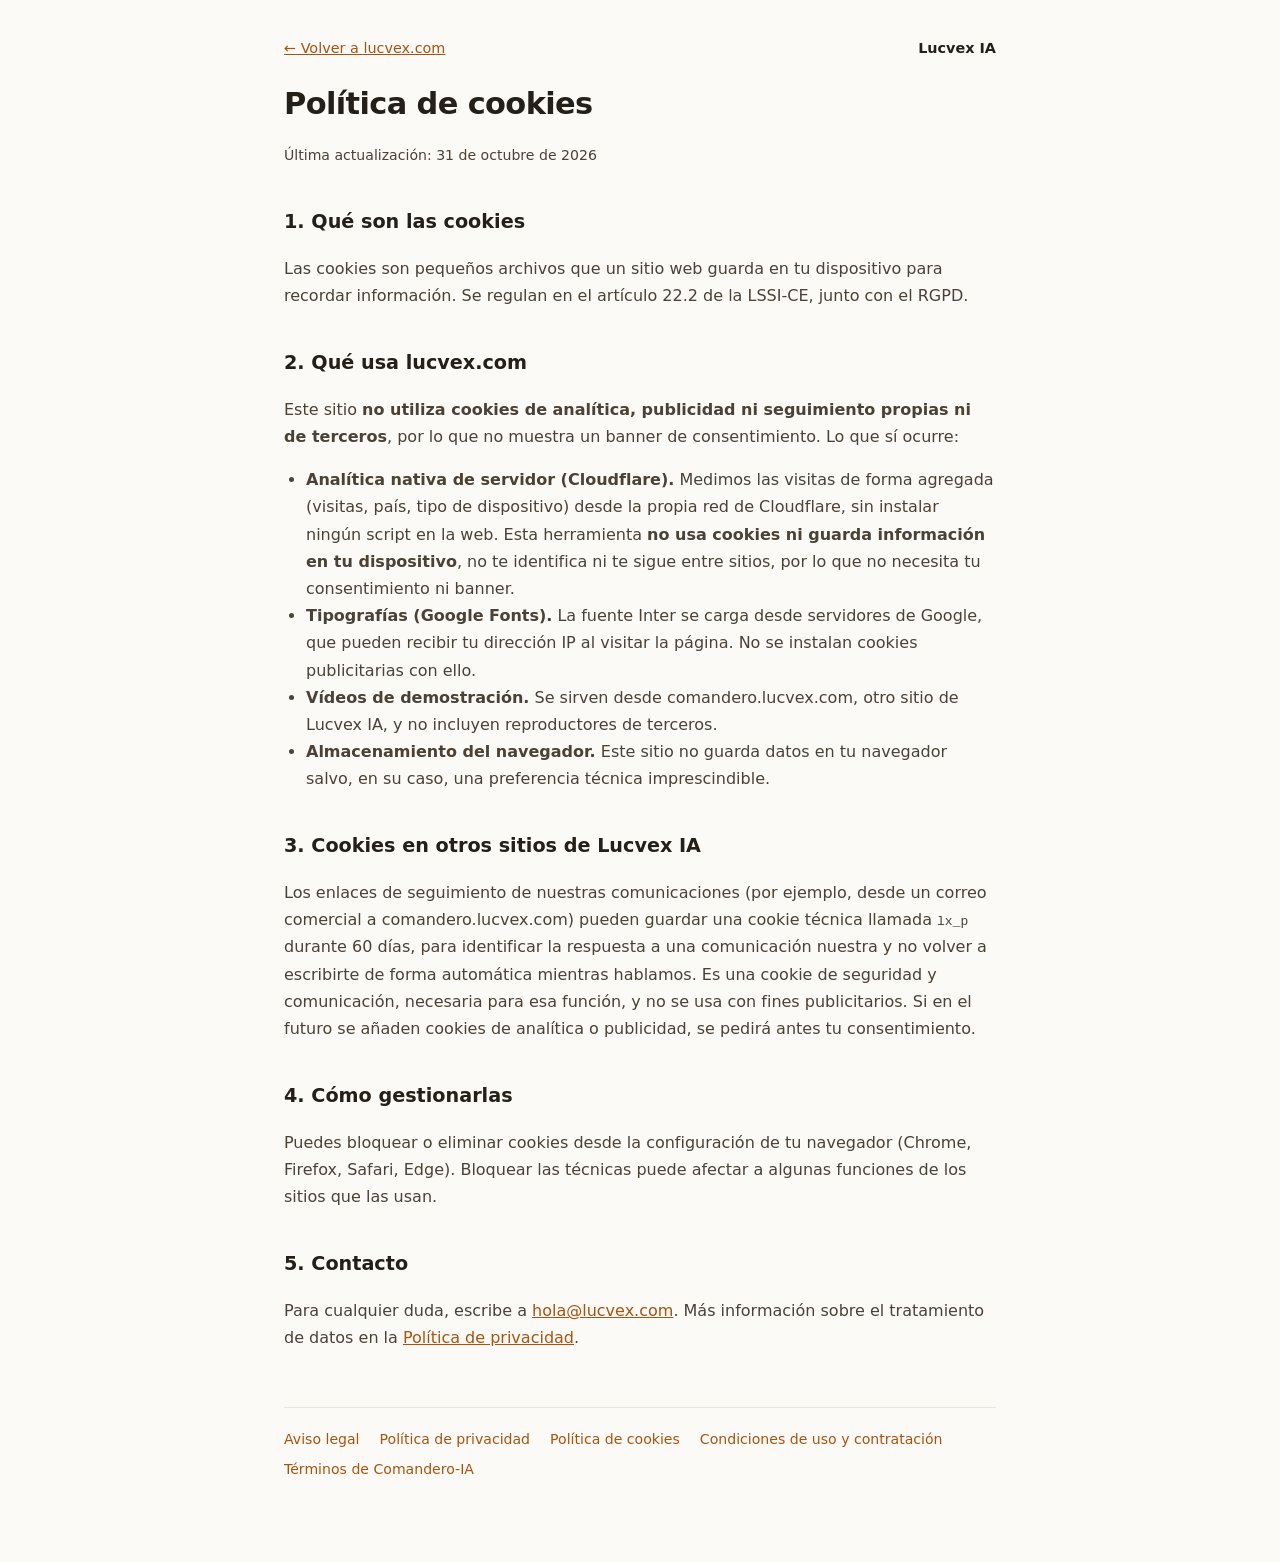
<file: cookies.html>
<!DOCTYPE html>
<html lang="es">
<head>
<meta charset="UTF-8">
<meta name="viewport" content="width=device-width, initial-scale=1">
<title>Política de cookies · Lucvex IA</title>
<link rel="icon" type="image/svg+xml" href="favicon.svg">
<link rel="icon" type="image/png" href="favicon.png">
<link rel="stylesheet" href="legal.css">
<meta name="robots" content="noindex">
</head>
<body>
<main>
<div class="top"><a href="/">← Volver a lucvex.com</a><b>Lucvex IA</b></div>
<h1>Política de cookies</h1>
<p class="act">Última actualización: 31 de octubre de 2026</p>

<h2>1. Qué son las cookies</h2>
<p>Las cookies son pequeños archivos que un sitio web guarda en tu dispositivo para recordar información. Se regulan en el artículo 22.2 de la LSSI-CE, junto con el RGPD.</p>

<h2>2. Qué usa lucvex.com</h2>
<p>Este sitio <strong>no utiliza cookies de analítica, publicidad ni seguimiento propias ni de terceros</strong>, por lo que no muestra un banner de consentimiento. Lo que sí ocurre:</p>
<ul>
<li><strong>Analítica nativa de servidor (Cloudflare).</strong> Medimos las visitas de forma agregada (visitas, país, tipo de dispositivo) desde la propia red de Cloudflare, sin instalar ningún script en la web. Esta herramienta <strong>no usa cookies ni guarda información en tu dispositivo</strong>, no te identifica ni te sigue entre sitios, por lo que no necesita tu consentimiento ni banner.</li>
<li><strong>Tipografías (Google Fonts).</strong> La fuente Inter se carga desde servidores de Google, que pueden recibir tu dirección IP al visitar la página. No se instalan cookies publicitarias con ello.</li>
<li><strong>Vídeos de demostración.</strong> Se sirven desde comandero.lucvex.com, otro sitio de Lucvex IA, y no incluyen reproductores de terceros.</li>
<li><strong>Almacenamiento del navegador.</strong> Este sitio no guarda datos en tu navegador salvo, en su caso, una preferencia técnica imprescindible.</li>
</ul>

<h2>3. Cookies en otros sitios de Lucvex IA</h2>
<p>Los enlaces de seguimiento de nuestras comunicaciones (por ejemplo, desde un correo comercial a comandero.lucvex.com) pueden guardar una cookie técnica llamada <code>lx_p</code> durante 60 días, para identificar la respuesta a una comunicación nuestra y no volver a escribirte de forma automática mientras hablamos. Es una cookie de seguridad y comunicación, necesaria para esa función, y no se usa con fines publicitarios. Si en el futuro se añaden cookies de analítica o publicidad, se pedirá antes tu consentimiento.</p>

<h2>4. Cómo gestionarlas</h2>
<p>Puedes bloquear o eliminar cookies desde la configuración de tu navegador (Chrome, Firefox, Safari, Edge). Bloquear las técnicas puede afectar a algunas funciones de los sitios que las usan.</p>

<h2>5. Contacto</h2>
<p>Para cualquier duda, escribe a <a href="mailto:hola@lucvex.com">hola@lucvex.com</a>. Más información sobre el tratamiento de datos en la <a href="privacidad.html">Política de privacidad</a>.</p>

<div class="pie"><a href="aviso-legal.html">Aviso legal</a><a href="privacidad.html">Política de privacidad</a><a href="cookies.html">Política de cookies</a><a href="condiciones.html">Condiciones de uso y contratación</a><a href="https://comandero-ia.lucvex.com/terminos" target="_blank" rel="noopener">Términos de Comandero-IA</a></div>
</main>
</body>
</html>
</file>
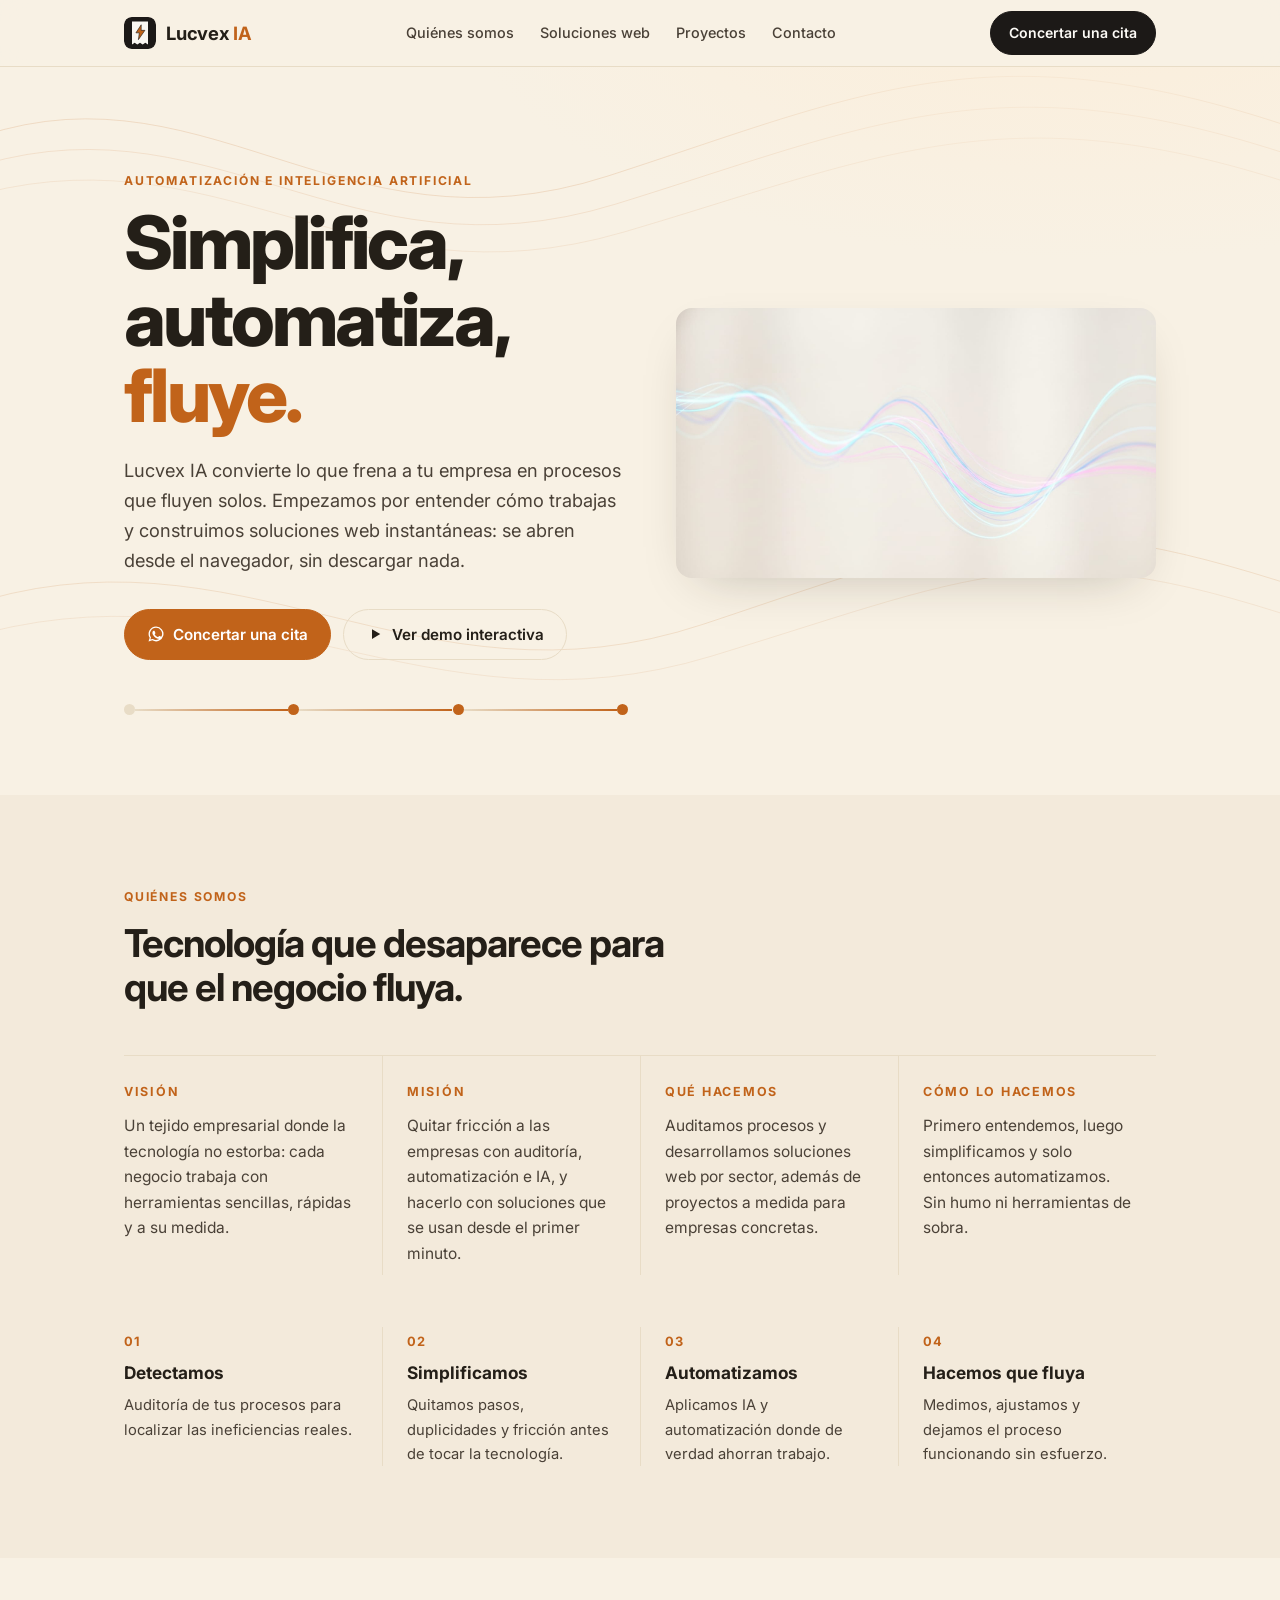
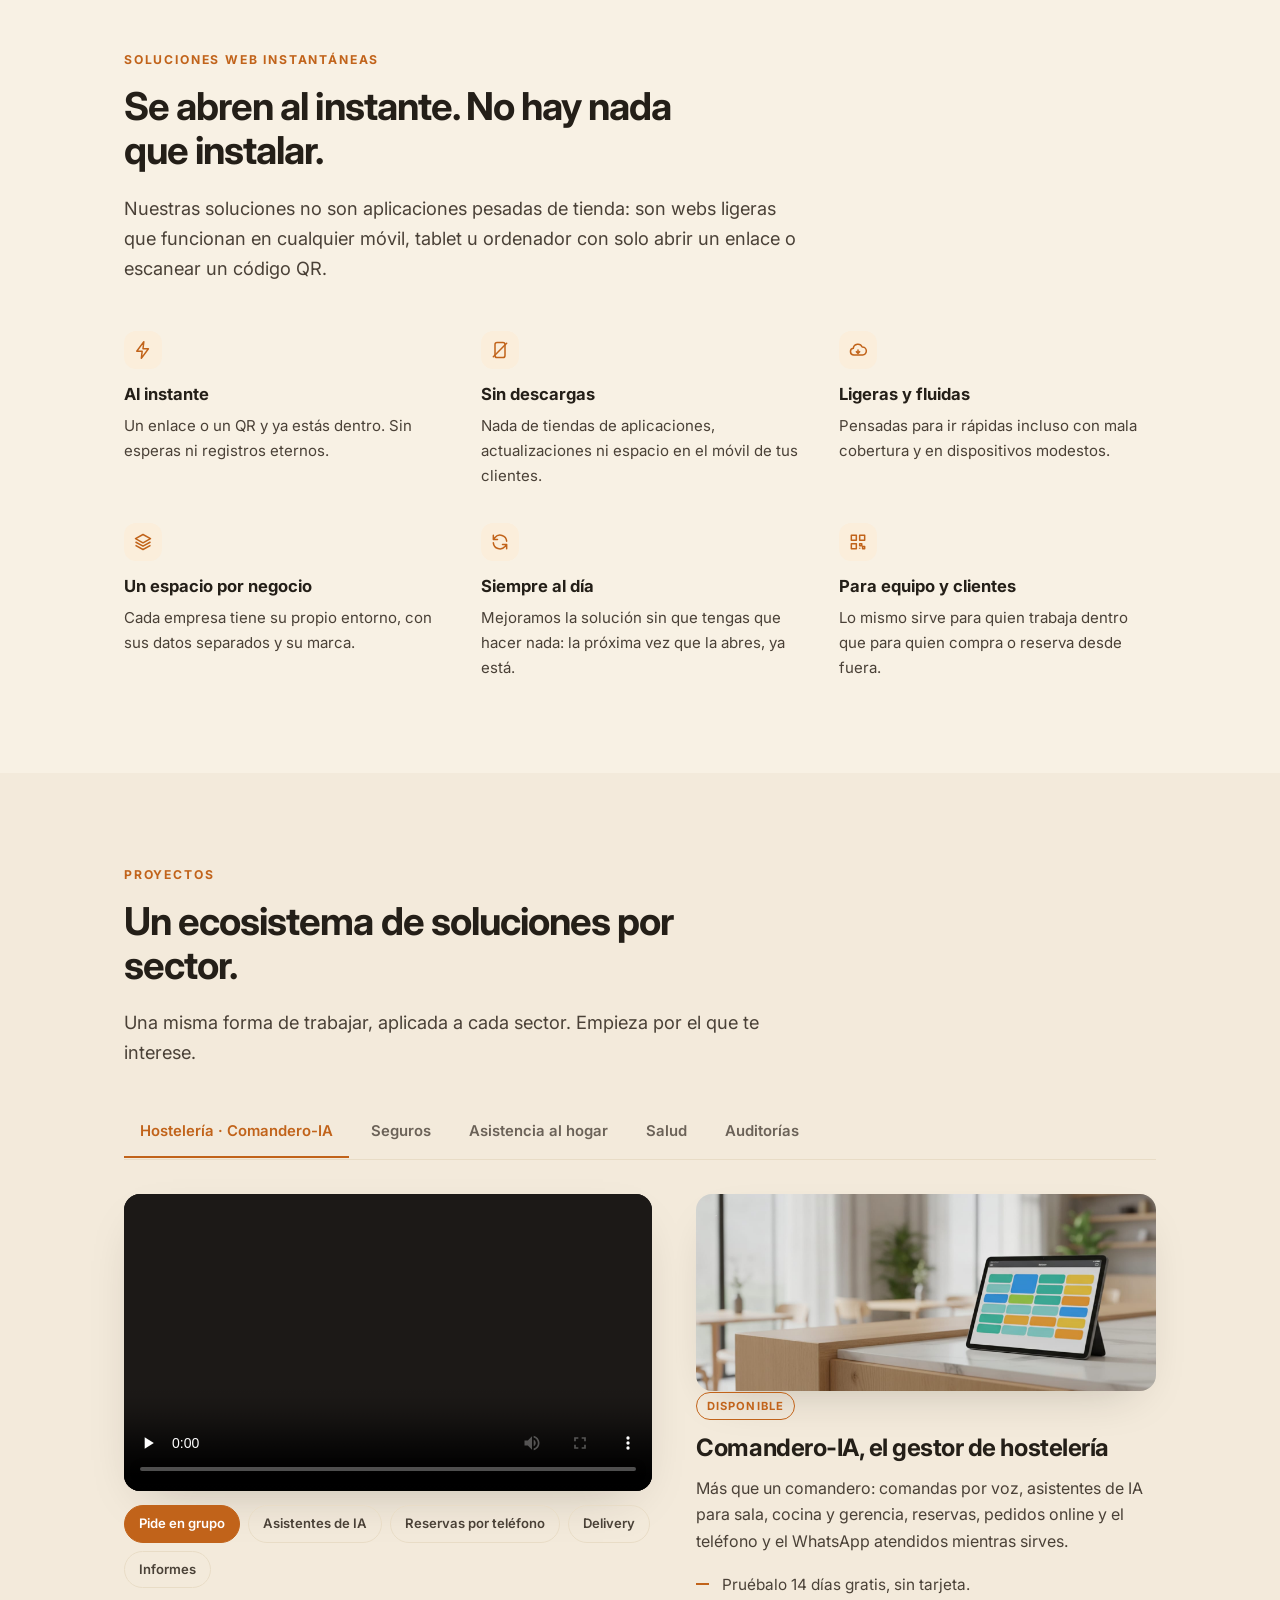
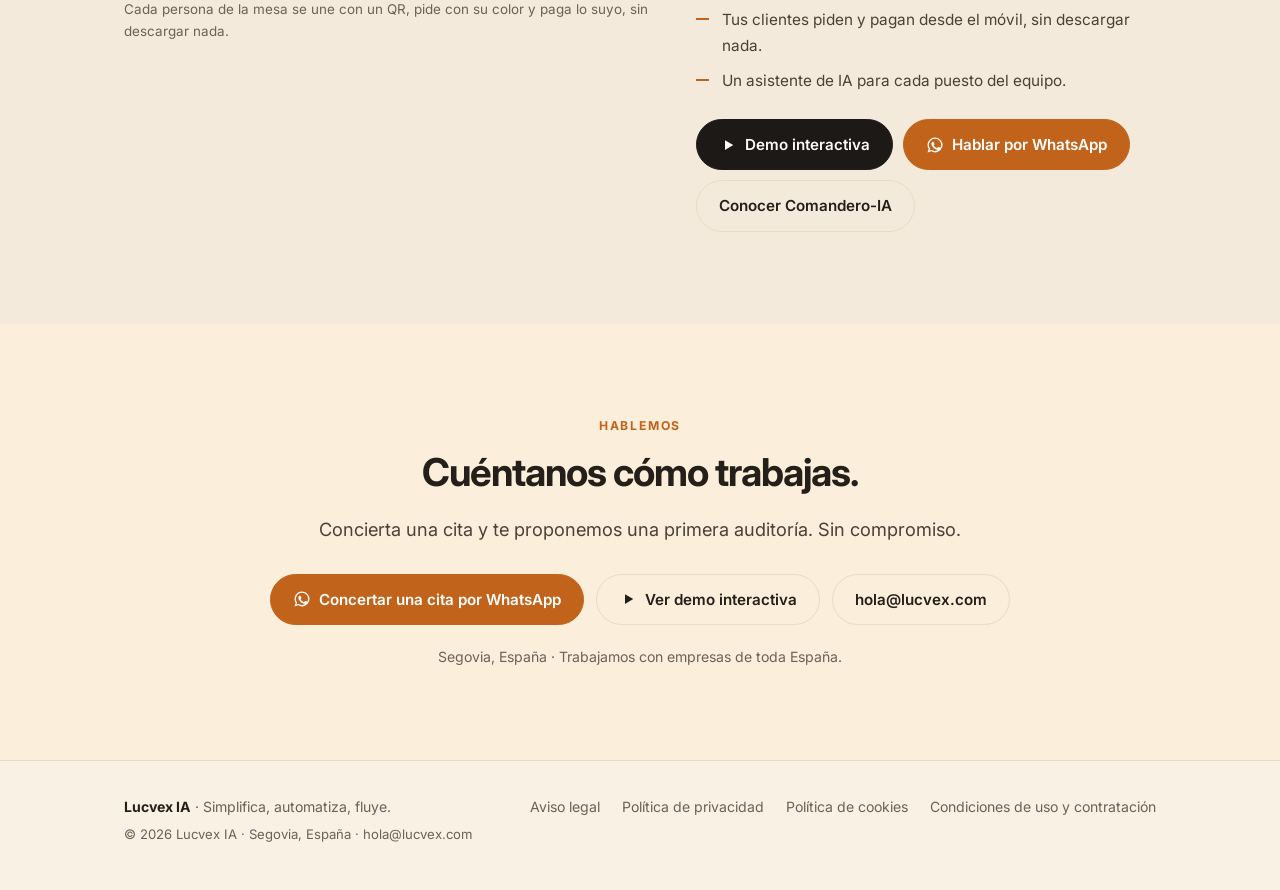
<file: crema.html>
<!DOCTYPE html>
<html lang="es">
<head>
<meta charset="UTF-8">
<meta name="viewport" content="width=device-width, initial-scale=1">
<title>Lucvex IA · Automatización e inteligencia artificial</title>
<meta name="description" content="Simplifica, automatiza, fluye. Lucvex IA es una empresa de automatización e inteligencia artificial: auditoría de procesos y soluciones web instantáneas por sector, sin descargas.">
<link rel="icon" type="image/svg+xml" href="favicon.svg">
<link rel="icon" type="image/png" href="favicon.png">
<link rel="apple-touch-icon" href="apple-touch-icon.png">
<link rel="canonical" href="https://lucvex.com/">
<meta name="robots" content="noindex">
<meta property="og:title" content="Lucvex IA · Simplifica, automatiza, fluye.">
<meta property="og:description" content="Auditoría de procesos y soluciones web instantáneas por sector: Hostelería (Comandero-IA), Seguros, Asistencia al hogar y Salud.">
<meta property="og:type" content="website">
<meta property="og:url" content="https://lucvex.com/">
<meta property="og:image" content="https://lucvex.com/img/og.png">
<meta name="theme-color" content="#f8f1e4">
<meta name="color-scheme" content="light">
<link rel="preconnect" href="https://fonts.googleapis.com">
<link rel="preconnect" href="https://fonts.gstatic.com" crossorigin>
<link href="https://fonts.googleapis.com/css2?family=Inter:wght@400;500;600;700;800&display=swap" rel="stylesheet">
<style>
:root{
  --fondo:#f8f1e4; --velo:#f3eadb; --texto:#241f18; --texto2:#4a4137; --mute:#6b6258; --linea:#e8dcc6;
  --acento:#c1631a; --acento-suave:#fbeedb; --boton:#1c1917; --boton-texto:#fcfaf6; --radio:16px;
  --sombra:0 18px 50px -24px rgba(36,31,24,.28);
}
*{box-sizing:border-box;margin:0;padding:0}
html{scroll-behavior:smooth;scroll-padding-top:84px}
body{font-family:Inter,system-ui,-apple-system,Segoe UI,Roboto,sans-serif;color:var(--texto);background:var(--fondo);line-height:1.65;-webkit-font-smoothing:antialiased}
a{color:inherit}
body{background-image:url("data:image/svg+xml;utf8,<svg xmlns='http://www.w3.org/2000/svg' width='1600' height='1000' viewBox='0 0 1600 1000' fill='none' stroke='%23c1631a' stroke-width='1.2'><path d='M-50 180C250 60 420 330 760 220S1260 20 1700 190' opacity='.17'/><path d='M-50 215C260 105 430 360 770 255S1270 60 1700 225' opacity='.13'/><path d='M-50 250C270 150 440 390 780 290S1280 100 1700 260' opacity='.10'/><path d='M-50 760C300 640 520 900 880 780S1300 620 1700 760' opacity='.15'/><path d='M-50 800C310 690 530 930 890 820S1310 660 1700 800' opacity='.10'/></svg>");background-repeat:no-repeat;background-size:100% auto;background-position:top center;background-attachment:fixed}
.velo{background:rgba(243,234,219,.72)}
header{background:color-mix(in srgb,var(--fondo) 82%,transparent)}

.wrap{max-width:1080px;margin:0 auto;padding:0 24px}
.skip{position:absolute;left:-999px}.skip:focus{left:12px;top:12px;background:var(--fondo);padding:8px 12px;z-index:100;border-radius:8px}
header{position:sticky;top:0;z-index:50;background:color-mix(in srgb,var(--fondo) 88%,transparent);backdrop-filter:blur(12px);border-bottom:1px solid var(--linea)}
.nav{display:flex;align-items:center;justify-content:space-between;height:66px;gap:16px}
.marca{display:flex;align-items:center;gap:10px;text-decoration:none;font-weight:700;font-size:1.15rem;letter-spacing:-.01em}
.marca img{width:32px;height:32px;border-radius:8px}
.marca span{color:var(--acento)}
.nav ul{display:flex;gap:26px;list-style:none;font-size:.9rem;font-weight:500;color:var(--texto2)}
.nav ul a{text-decoration:none}.nav ul a:hover{color:var(--acento)}
.btn{display:inline-flex;align-items:center;justify-content:center;gap:8px;font:inherit;font-weight:600;font-size:.95rem;padding:12px 22px;border-radius:999px;border:1px solid var(--boton);background:var(--boton);color:var(--boton-texto);text-decoration:none;cursor:pointer;transition:transform .15s,opacity .15s,border-color .15s}
.btn:hover{transform:translateY(-1px);opacity:.92}
.btn.sec{background:transparent;color:var(--texto);border-color:var(--linea)}
.btn.sec:hover{border-color:var(--acento);color:var(--acento);opacity:1}
.btn.wa{background:var(--acento);border-color:var(--acento);color:#fff}
.btn.peq{padding:9px 18px;font-size:.88rem}
.ico{width:18px;height:18px;flex:none}
section{padding:92px 0}
.etiqueta{font-size:.76rem;font-weight:700;letter-spacing:.15em;text-transform:uppercase;color:var(--acento);margin-bottom:14px}
h1{font-size:clamp(2.5rem,6.6vw,4.6rem);line-height:1.04;letter-spacing:-.037em;font-weight:800}
h1 em{font-style:normal;color:var(--acento)}
h2{font-size:clamp(1.7rem,3.6vw,2.4rem);line-height:1.15;letter-spacing:-.025em;font-weight:700;max-width:24ch}
.lead{font-size:1.14rem;color:var(--texto2);max-width:62ch;margin-top:20px}
/* hero */
.hero{padding:104px 0 80px;background:radial-gradient(900px 380px at 85% -10%,var(--acento-suave),transparent 70%)}
.hero .acciones{display:flex;flex-wrap:wrap;gap:12px;margin-top:34px}
.flujo{display:flex;align-items:center;margin-top:58px;max-width:640px}
.flujo i{flex:1;height:2px;background:linear-gradient(90deg,var(--linea),var(--acento));transform-origin:left;animation:fluir 1.4s ease-out both}
.flujo b{width:11px;height:11px;border-radius:50%;background:var(--acento);flex:none}
.flujo b:first-child{background:var(--linea)}
@keyframes fluir{from{transform:scaleX(0)}to{transform:scaleX(1)}}
.foto{display:block;width:100%;height:auto;aspect-ratio:16/9;object-fit:cover;border-radius:var(--radio);box-shadow:var(--sombra);background:var(--velo)}
.hero-grid{display:grid;grid-template-columns:1.05fr 1fr;gap:48px;align-items:center}
.hero-grid .flujo{margin-top:44px}
.foto-col .foto{margin-bottom:20px}
/* esencia */
.esencia{display:grid;grid-template-columns:repeat(4,1fr);margin-top:46px;border-top:1px solid var(--linea)}
.esencia div{padding:26px 24px 8px 0}
.esencia div+div{padding-left:24px;border-left:1px solid var(--linea)}
.esencia h3{font-size:.78rem;letter-spacing:.14em;text-transform:uppercase;color:var(--acento);margin-bottom:10px}
.esencia p{font-size:.97rem;color:var(--texto2)}
.pasos{display:grid;grid-template-columns:repeat(4,1fr);gap:0;margin-top:52px;counter-reset:p}
.paso{padding:0 24px 0 0;position:relative}
.paso::before{counter-increment:p;content:"0" counter(p);font-size:.8rem;font-weight:700;color:var(--acento);letter-spacing:.1em}
.paso h3{font-size:1.08rem;margin:6px 0 6px}
.paso p{font-size:.92rem;color:var(--texto2)}
.paso+.paso{padding-left:24px;border-left:1px solid var(--linea)}
.velo{background:var(--velo)}
/* instantáneas */
.atributos{display:grid;grid-template-columns:repeat(3,1fr);gap:34px 40px;margin-top:48px}
.atributo h3{font-size:1.04rem;margin:12px 0 6px}
.atributo p{font-size:.94rem;color:var(--texto2)}
.atributo .chip{width:38px;height:38px;border-radius:12px;background:var(--acento-suave);color:var(--acento);display:flex;align-items:center;justify-content:center}
.atributo .chip svg{width:20px;height:20px}
/* pestañas */
.pestanas{display:flex;gap:6px;margin-top:40px;overflow-x:auto;padding-bottom:2px;border-bottom:1px solid var(--linea);scrollbar-width:none}
.pestanas::-webkit-scrollbar{display:none}
.pestana{font:inherit;font-weight:600;font-size:.93rem;color:var(--mute);background:none;border:0;border-bottom:2px solid transparent;padding:12px 16px;cursor:pointer;white-space:nowrap;margin-bottom:-1px}
.pestana:hover{color:var(--texto)}
.pestana[aria-selected="true"]{color:var(--acento);border-bottom-color:var(--acento)}
.pestana:focus-visible,.demo-btn:focus-visible,.btn:focus-visible{outline:2px solid var(--acento);outline-offset:2px}
.panel{display:none;padding-top:34px;animation:entra .35s ease both}
.panel.activo{display:block}
@keyframes entra{from{opacity:0;transform:translateY(8px)}to{opacity:1;transform:none}}
.panel-grid{display:grid;grid-template-columns:1.15fr 1fr;gap:44px;align-items:start}
.panel h3{font-size:1.5rem;letter-spacing:-.02em;line-height:1.2}
.estado{display:inline-block;font-size:.7rem;font-weight:700;letter-spacing:.09em;text-transform:uppercase;padding:4px 10px;border-radius:999px;border:1px solid var(--linea);color:var(--mute);margin-bottom:14px}
.estado.ok{color:var(--acento);border-color:var(--acento)}
.panel p.t{color:var(--texto2);margin-top:12px}
.panel ul.lista{list-style:none;margin-top:18px;display:grid;gap:10px}
.panel ul.lista li{padding-left:26px;position:relative;color:var(--texto2);font-size:.96rem}
.panel ul.lista li::before{content:"";position:absolute;left:0;top:.7em;width:13px;height:2px;background:var(--acento)}
.panel .acciones{display:flex;flex-wrap:wrap;gap:10px;margin-top:26px}
.video{border-radius:var(--radio);overflow:hidden;background:#1c1917;box-shadow:var(--sombra);aspect-ratio:16/9}
.video video{width:100%;height:100%;display:block;object-fit:contain;background:#1c1917}
.demos{display:flex;flex-wrap:wrap;gap:8px;margin-top:14px}
.demo-btn{font:inherit;font-size:.82rem;font-weight:600;padding:7px 14px;border-radius:999px;border:1px solid var(--linea);background:transparent;color:var(--texto2);cursor:pointer}
.demo-btn:hover{border-color:var(--acento);color:var(--acento)}
.demo-btn[aria-pressed="true"]{background:var(--acento);border-color:var(--acento);color:#fff}
.demo-nota{font-size:.84rem;color:var(--mute);margin-top:10px;min-height:2.6em}
.recibes{padding:24px;border-radius:var(--radio);background:var(--acento-suave)}
.recibes h4{font-size:.78rem;letter-spacing:.13em;text-transform:uppercase;color:var(--acento);margin-bottom:12px}
.recibes ul{list-style:none;display:grid;gap:10px}
.recibes li{font-size:.95rem;color:var(--texto);padding-left:24px;position:relative}
.recibes li::before{content:"✓";position:absolute;left:0;color:var(--acento);font-weight:700}
/* cita */
.cita{text-align:center;background:var(--acento-suave)}
.cita h2{margin:0 auto}
.cita .lead{margin-left:auto;margin-right:auto}
.cita .acciones{display:flex;flex-wrap:wrap;gap:12px;justify-content:center;margin-top:30px}
.fino{margin-top:20px;color:var(--mute);font-size:.88rem}
footer{border-top:1px solid var(--linea);padding:34px 0 44px;color:var(--mute);font-size:.88rem}
.pie{display:flex;flex-wrap:wrap;justify-content:space-between;gap:20px 40px}
.pie nav{display:flex;flex-wrap:wrap;gap:6px 22px}
.pie a{color:var(--mute);text-decoration:none}.pie a:hover{color:var(--acento)}
.pie small{display:block;margin-top:6px;font-size:.82rem}
.flota{position:fixed;right:18px;bottom:18px;z-index:60;box-shadow:var(--sombra);display:none}
/* aparición suave */
.rev{opacity:0;transform:translateY(14px);transition:opacity .6s ease,transform .6s ease}
.rev.ya{opacity:1;transform:none}
@media(max-width:900px){
  .esencia,.pasos{grid-template-columns:1fr 1fr}
  .esencia div:nth-child(3){padding-left:0;border-left:0}
  .esencia div:nth-child(n+3){border-top:1px solid var(--linea);margin-top:18px}
  .paso:nth-child(3){padding-left:0;border-left:0}.paso:nth-child(n+3){margin-top:30px}
  .atributos{grid-template-columns:1fr 1fr}
  .panel-grid,.hero-grid{grid-template-columns:1fr;gap:28px}
  .nav ul{display:none}
  section{padding:68px 0}.hero{padding:68px 0 52px}
}
@media(max-width:560px){
  .esencia,.pasos,.atributos{grid-template-columns:1fr}
  .esencia div+div,.paso+.paso{padding-left:0;border-left:0}
  .esencia div:nth-child(n+2){border-top:1px solid var(--linea);margin-top:18px}
  .paso+.paso{margin-top:26px}
  .flota{display:inline-flex}
  .nav .btn.peq{display:none}
}
@media(prefers-reduced-motion:reduce){*{scroll-behavior:auto!important;transition:none!important;animation:none!important}.rev{opacity:1;transform:none}}
</style>
</head>
<body>
<a class="skip" href="#cita">Saltar al contacto</a>
<svg width="0" height="0" style="position:absolute" aria-hidden="true">
  <symbol id="i-wa" viewBox="0 0 24 24"><path fill="currentColor" d="M12.04 2a9.9 9.9 0 0 0-8.46 15.03L2 22l5.1-1.55A9.9 9.9 0 1 0 12.04 2Zm0 1.8a8.1 8.1 0 1 1-4.3 14.96l-.3-.19-3 .91.93-2.92-.2-.31A8.1 8.1 0 0 1 12.04 3.8Zm-3 3.85c-.2 0-.52.07-.8.37-.27.3-1.04 1.02-1.04 2.48 0 1.46 1.07 2.88 1.22 3.08.15.2 2.07 3.3 5.1 4.5 2.52 1 3.03.8 3.57.75.55-.05 1.76-.72 2.01-1.42.25-.7.25-1.3.17-1.42-.07-.12-.27-.2-.57-.35-.3-.15-1.76-.87-2.03-.97-.27-.1-.47-.15-.67.15-.2.3-.77.97-.94 1.17-.17.2-.35.22-.65.07-.3-.15-1.26-.46-2.4-1.48-.89-.79-1.49-1.77-1.66-2.07-.17-.3-.02-.46.13-.6.13-.14.3-.35.45-.52.15-.17.2-.3.3-.5.1-.2.05-.37-.03-.52-.07-.15-.66-1.62-.92-2.2-.24-.55-.49-.5-.67-.5Z"/></symbol>
  <symbol id="i-play" viewBox="0 0 24 24"><path fill="currentColor" d="M8 5.5v13l11-6.5-11-6.5Z"/></symbol>
  <symbol id="i-rayo" viewBox="0 0 24 24"><path fill="none" stroke="currentColor" stroke-width="1.8" stroke-linejoin="round" d="M13 2 4.5 13.5H11L10 22l8.5-11.5H12L13 2Z"/></symbol>
  <symbol id="i-nube" viewBox="0 0 24 24"><path fill="none" stroke="currentColor" stroke-width="1.8" stroke-linecap="round" stroke-linejoin="round" d="M7 18a4 4 0 0 1-.6-7.96A5.5 5.5 0 0 1 17 8.5a4.75 4.75 0 0 1 .5 9.5H7Z"/><path fill="none" stroke="currentColor" stroke-width="1.8" stroke-linecap="round" d="M12 12v4m-2-2 2 2 2-2"/></symbol>
  <symbol id="i-sin" viewBox="0 0 24 24"><rect x="6" y="3" width="12" height="18" rx="2.5" fill="none" stroke="currentColor" stroke-width="1.8"/><path fill="none" stroke="currentColor" stroke-width="1.8" stroke-linecap="round" d="M4 20 20 4"/></symbol>
  <symbol id="i-capas" viewBox="0 0 24 24"><path fill="none" stroke="currentColor" stroke-width="1.8" stroke-linejoin="round" d="m12 3 9 5-9 5-9-5 9-5Zm-9 9 9 5 9-5m-18 4 9 5 9-5"/></symbol>
  <symbol id="i-ref" viewBox="0 0 24 24"><path fill="none" stroke="currentColor" stroke-width="1.8" stroke-linecap="round" stroke-linejoin="round" d="M20 11a8 8 0 0 0-14-4.5L4 9m0-5v5h5M4 13a8 8 0 0 0 14 4.5L20 15m0 5v-5h-5"/></symbol>
  <symbol id="i-qr" viewBox="0 0 24 24"><path fill="none" stroke="currentColor" stroke-width="1.8" stroke-linejoin="round" d="M4 4h6v6H4V4Zm10 0h6v6h-6V4ZM4 14h6v6H4v-6Zm10 0h2.5v2.5H14V14Zm3.5 3.5H20V20h-2.5v-2.5ZM14 20v-1"/></symbol>
</svg>

<header>
  <div class="wrap nav">
    <a class="marca" href="#inicio" aria-label="Lucvex IA, inicio"><img src="img/lucvex-icono.svg" alt="" width="32" height="32"><b>Lucvex <span>IA</span></b></a>
    <ul>
      <li><a href="#esencia">Quiénes somos</a></li>
      <li><a href="#instantaneas">Soluciones web</a></li>
      <li><a href="#proyectos">Proyectos</a></li>
      <li><a href="#cita">Contacto</a></li>
    </ul>
    <a class="btn peq" data-wa="Hola, me gustaría concertar una cita con Lucvex IA." href="https://wa.me/34654980755">Concertar una cita</a>
  </div>
</header>

<main id="inicio">
  <section class="hero">
    <div class="wrap hero-grid">
      <div>
      <p class="etiqueta">Automatización e inteligencia artificial</p>
      <h1>Simplifica,<br>automatiza, <em>fluye.</em></h1>
      <p class="lead">Lucvex IA convierte lo que frena a tu empresa en procesos que fluyen solos. Empezamos por entender cómo trabajas y construimos soluciones web instantáneas: se abren desde el navegador, sin descargar nada.</p>
      <div class="acciones">
        <a class="btn wa" data-wa="Hola, me gustaría concertar una cita con Lucvex IA." href="https://wa.me/34654980755"><svg class="ico" aria-hidden="true"><use href="#i-wa"/></svg>Concertar una cita</a>
        <a class="btn sec" href="https://lab.lucvex.com/?demo=1&amp;vista=camarero" target="_blank" rel="noopener"><svg class="ico" aria-hidden="true"><use href="#i-play"/></svg>Ver demo interactiva</a>
      </div>
      <div class="flujo" aria-hidden="true"><b></b><i></i><b></b><i></i><b></b><i></i><b></b></div>
      </div>
      <img class="foto" src="img/portada.jpg" width="1600" height="914" alt="Hilos de luz que fluyen y se conectan sin fricción" fetchpriority="high">
    </div>
  </section>

  <section id="esencia" class="velo">
    <div class="wrap rev">
      <p class="etiqueta">Quiénes somos</p>
      <h2>Tecnología que desaparece para que el negocio fluya.</h2>
      <div class="esencia">
        <div><h3>Visión</h3><p>Un tejido empresarial donde la tecnología no estorba: cada negocio trabaja con herramientas sencillas, rápidas y a su medida.</p></div>
        <div><h3>Misión</h3><p>Quitar fricción a las empresas con auditoría, automatización e IA, y hacerlo con soluciones que se usan desde el primer minuto.</p></div>
        <div><h3>Qué hacemos</h3><p>Auditamos procesos y desarrollamos soluciones web por sector, además de proyectos a medida para empresas concretas.</p></div>
        <div><h3>Cómo lo hacemos</h3><p>Primero entendemos, luego simplificamos y solo entonces automatizamos. Sin humo ni herramientas de sobra.</p></div>
      </div>
      <div class="pasos">
        <div class="paso"><h3>Detectamos</h3><p>Auditoría de tus procesos para localizar las ineficiencias reales.</p></div>
        <div class="paso"><h3>Simplificamos</h3><p>Quitamos pasos, duplicidades y fricción antes de tocar la tecnología.</p></div>
        <div class="paso"><h3>Automatizamos</h3><p>Aplicamos IA y automatización donde de verdad ahorran trabajo.</p></div>
        <div class="paso"><h3>Hacemos que fluya</h3><p>Medimos, ajustamos y dejamos el proceso funcionando sin esfuerzo.</p></div>
      </div>
    </div>
  </section>

  <section id="instantaneas">
    <div class="wrap rev">
      <p class="etiqueta">Soluciones web instantáneas</p>
      <h2>Se abren al instante. No hay nada que instalar.</h2>
      <p class="lead">Nuestras soluciones no son aplicaciones pesadas de tienda: son webs ligeras que funcionan en cualquier móvil, tablet u ordenador con solo abrir un enlace o escanear un código QR.</p>
      <div class="atributos">
        <div class="atributo"><span class="chip"><svg aria-hidden="true"><use href="#i-rayo"/></svg></span><h3>Al instante</h3><p>Un enlace o un QR y ya estás dentro. Sin esperas ni registros eternos.</p></div>
        <div class="atributo"><span class="chip"><svg aria-hidden="true"><use href="#i-sin"/></svg></span><h3>Sin descargas</h3><p>Nada de tiendas de aplicaciones, actualizaciones ni espacio en el móvil de tus clientes.</p></div>
        <div class="atributo"><span class="chip"><svg aria-hidden="true"><use href="#i-nube"/></svg></span><h3>Ligeras y fluidas</h3><p>Pensadas para ir rápidas incluso con mala cobertura y en dispositivos modestos.</p></div>
        <div class="atributo"><span class="chip"><svg aria-hidden="true"><use href="#i-capas"/></svg></span><h3>Un espacio por negocio</h3><p>Cada empresa tiene su propio entorno, con sus datos separados y su marca.</p></div>
        <div class="atributo"><span class="chip"><svg aria-hidden="true"><use href="#i-ref"/></svg></span><h3>Siempre al día</h3><p>Mejoramos la solución sin que tengas que hacer nada: la próxima vez que la abres, ya está.</p></div>
        <div class="atributo"><span class="chip"><svg aria-hidden="true"><use href="#i-qr"/></svg></span><h3>Para equipo y clientes</h3><p>Lo mismo sirve para quien trabaja dentro que para quien compra o reserva desde fuera.</p></div>
      </div>
    </div>
  </section>

  <section id="proyectos" class="velo">
    <div class="wrap rev">
      <p class="etiqueta">Proyectos</p>
      <h2>Un ecosistema de soluciones por sector.</h2>
      <p class="lead">Una misma forma de trabajar, aplicada a cada sector. Empieza por el que te interese.</p>

      <div class="pestanas" role="tablist" aria-label="Proyectos de Lucvex IA">
        <button class="pestana" role="tab" id="t-hosteleria" aria-controls="p-hosteleria" aria-selected="true">Hostelería · Comandero-IA</button>
        <button class="pestana" role="tab" id="t-seguros" aria-controls="p-seguros" aria-selected="false" tabindex="-1">Seguros</button>
        <button class="pestana" role="tab" id="t-hogar" aria-controls="p-hogar" aria-selected="false" tabindex="-1">Asistencia al hogar</button>
        <button class="pestana" role="tab" id="t-salud" aria-controls="p-salud" aria-selected="false" tabindex="-1">Salud</button>
        <button class="pestana" role="tab" id="t-auditorias" aria-controls="p-auditorias" aria-selected="false" tabindex="-1">Auditorías</button>
      </div>

      <div class="panel activo" role="tabpanel" id="p-hosteleria" aria-labelledby="t-hosteleria">
        <div class="panel-grid">
          <div>
            <div class="video"><video id="video" controls playsinline preload="none" poster="https://comandero.lucvex.com/demo-grupo-poster.jpg" aria-label="Demostración de Comandero-IA"></video></div>
            <div class="demos" id="demos" role="group" aria-label="Elegir demostración"></div>
            <p class="demo-nota" id="demo-nota" aria-live="polite"></p>
          </div>
          <div>
            <img class="foto" src="img/hosteleria.jpg" width="1600" height="914" loading="lazy" alt="Tablet con la interfaz de Comandero-IA en un local de hostelería" style="aspect-ratio:21/9">
            <span class="estado ok">Disponible</span>
            <h3>Comandero-IA, el gestor de hostelería</h3>
            <p class="t">Más que un comandero: comandas por voz, asistentes de IA para sala, cocina y gerencia, reservas, pedidos online y el teléfono y el WhatsApp atendidos mientras sirves.</p>
            <ul class="lista">
              <li>Pruébalo 14 días gratis, sin tarjeta.</li>
              <li>Tus clientes piden y pagan desde el móvil, sin descargar nada.</li>
              <li>Un asistente de IA para cada puesto del equipo.</li>
            </ul>
            <div class="acciones">
              <a class="btn" href="https://lab.lucvex.com/?demo=1&amp;vista=camarero" target="_blank" rel="noopener"><svg class="ico" aria-hidden="true"><use href="#i-play"/></svg>Demo interactiva</a>
              <a class="btn wa" data-wa="Hola, me interesa conocer Comandero-IA para mi restaurante." href="https://wa.me/34654980755"><svg class="ico" aria-hidden="true"><use href="#i-wa"/></svg>Hablar por WhatsApp</a>
              <a class="btn sec" href="https://comandero.lucvex.com" target="_blank" rel="noopener">Conocer Comandero-IA</a>
            </div>
          </div>
        </div>
      </div>

      <div class="panel" role="tabpanel" id="p-seguros" aria-labelledby="t-seguros" hidden>
        <div class="panel-grid">
          <div>
        <span class="estado">Próximamente</span>
        <h3>Seguros</h3>
        <p class="t">Una solución web instantánea para el sector asegurador, pensada para ahorrar gestiones repetitivas a mediadores y aseguradoras. Estamos preparándola.</p>
        <div class="acciones"><a class="btn wa" data-wa="Hola, me interesa la solución de Lucvex IA para seguros." href="https://wa.me/34654980755"><svg class="ico" aria-hidden="true"><use href="#i-wa"/></svg>Quiero saber más</a></div>
          </div>
          <img class="foto" src="img/seguros.jpg" width="1600" height="914" loading="lazy" alt="Documentos digitales sellados por un escudo">
        </div>
      </div>

      <div class="panel" role="tabpanel" id="p-hogar" aria-labelledby="t-hogar" hidden>
        <div class="panel-grid">
          <div>
        <span class="estado">Próximamente</span>
        <h3>Asistencia al hogar · Asistencia Exprés</h3>
        <p class="t">Asistencia al hogar más ágil: de la solicitud del cliente a la resolución, en un único flujo. Estamos preparándola.</p>
        <div class="acciones"><a class="btn wa" data-wa="Hola, me interesa Asistencia Exprés de Lucvex IA." href="https://wa.me/34654980755"><svg class="ico" aria-hidden="true"><use href="#i-wa"/></svg>Quiero saber más</a></div>
          </div>
          <img class="foto" src="img/hogar.jpg" width="1600" height="914" loading="lazy" alt="Móvil con tareas del hogar organizadas">
        </div>
      </div>

      <div class="panel" role="tabpanel" id="p-salud" aria-labelledby="t-salud" hidden>
        <div class="panel-grid">
          <div>
        <span class="estado">Próximamente</span>
        <h3>Salud</h3>
        <p class="t">Soluciones digitales con IA para el sector salud, centradas en la organización y la comunicación. Estamos preparándola.</p>
        <div class="acciones"><a class="btn wa" data-wa="Hola, me interesa la solución de Lucvex IA para el sector salud." href="https://wa.me/34654980755"><svg class="ico" aria-hidden="true"><use href="#i-wa"/></svg>Quiero saber más</a></div>
          </div>
          <img class="foto" src="img/salud.jpg" width="1600" height="914" loading="lazy" alt="Línea de pulso y formas suaves que transmiten bienestar">
        </div>
      </div>

      <div class="panel" role="tabpanel" id="p-auditorias" aria-labelledby="t-auditorias" hidden>
        <div class="panel-grid">
          <div>
            <span class="estado ok">Disponible</span>
            <h3>Auditoría de procesos</h3>
            <p class="t">El punto de partida de todo. Analizamos cómo trabaja tu empresa, medimos dónde se pierden tiempo y dinero, y te decimos qué conviene resolver primero, aunque no sea contratarnos a nosotros.</p>
            <ul class="lista">
              <li>Sirve para cualquier sector, con o sin solución propia nuestra.</li>
              <li>Si encaja, desarrollamos una solución web a medida para tu operativa.</li>
              <li>Primera conversación sin compromiso.</li>
            </ul>
            <div class="acciones">
              <a class="btn wa" data-wa="Hola, me gustaría pedir una auditoría para mi empresa." href="https://wa.me/34654980755"><svg class="ico" aria-hidden="true"><use href="#i-wa"/></svg>Pedir una auditoría</a>
              <a class="btn sec" href="mailto:hola@lucvex.com?subject=Auditor%C3%ADa%20de%20procesos">Escribir por correo</a>
            </div>
          </div>
          <div class="foto-col">
            <img class="foto" src="img/auditorias.jpg" width="1600" height="914" loading="lazy" alt="Una lupa que convierte un nudo de hilos en líneas fluidas">
          <div class="recibes">
            <h4>Qué recibes</h4>
            <ul>
              <li>Un mapa claro de cómo fluye hoy tu trabajo.</li>
              <li>Las ineficiencias priorizadas por impacto.</li>
              <li>Un plan de mejora con pasos concretos.</li>
              <li>Una recomendación honesta de qué automatizar y qué no.</li>
            </ul>
          </div>
          </div>
        </div>
      </div>
    </div>
  </section>

  <section id="cita" class="cita">
    <div class="wrap rev">
      <p class="etiqueta">Hablemos</p>
      <h2>Cuéntanos cómo trabajas.</h2>
      <p class="lead">Concierta una cita y te proponemos una primera auditoría. Sin compromiso.</p>
      <div class="acciones">
        <a class="btn wa" data-wa="Hola, me gustaría concertar una cita con Lucvex IA." href="https://wa.me/34654980755"><svg class="ico" aria-hidden="true"><use href="#i-wa"/></svg>Concertar una cita por WhatsApp</a>
        <a class="btn sec" href="https://lab.lucvex.com/?demo=1&amp;vista=camarero" target="_blank" rel="noopener"><svg class="ico" aria-hidden="true"><use href="#i-play"/></svg>Ver demo interactiva</a>
        <a class="btn sec" href="mailto:hola@lucvex.com?subject=Concertar%20una%20cita">hola@lucvex.com</a>
      </div>
      <p class="fino">Segovia, España · Trabajamos con empresas de toda España.</p>
    </div>
  </section>
</main>

<a class="btn wa flota" data-wa="Hola, me gustaría concertar una cita con Lucvex IA." href="https://wa.me/34654980755" aria-label="Escribir por WhatsApp"><svg class="ico" aria-hidden="true"><use href="#i-wa"/></svg>WhatsApp</a>

<footer>
  <div class="wrap pie">
    <div>
      <b style="color:var(--texto)">Lucvex IA</b> · Simplifica, automatiza, fluye.
      <small>© 2026 Lucvex IA · Segovia, España · <a href="mailto:hola@lucvex.com">hola@lucvex.com</a></small>
    </div>
    <nav aria-label="Información legal">
      <a href="aviso-legal.html">Aviso legal</a>
      <a href="privacidad.html">Política de privacidad</a>
      <a href="cookies.html">Política de cookies</a>
      <a href="condiciones.html">Condiciones de uso y contratación</a>
    </nav>
  </div>
</footer>

<script>
(function () {
  var WA = "https://wa.me/34654980755?text=";
  document.querySelectorAll("a[data-wa]").forEach(function (a) {
    a.href = WA + encodeURIComponent(a.getAttribute("data-wa"));
  });

  // Pestañas de proyectos (teclado: flechas, inicio y fin; enlace directo con #seguros, #auditorias…)
  var tabs = Array.prototype.slice.call(document.querySelectorAll(".pestana"));
  function activar(tab, enfocar) {
    tabs.forEach(function (t) {
      var on = t === tab;
      t.setAttribute("aria-selected", on ? "true" : "false");
      t.tabIndex = on ? 0 : -1;
      var p = document.getElementById(t.getAttribute("aria-controls"));
      p.hidden = !on;
      p.classList.toggle("activo", on);
    });
    if (enfocar) tab.focus();
    if (tab.id !== "t-hosteleria") { var v = document.getElementById("video"); if (v) v.pause(); }
  }
  tabs.forEach(function (t, i) {
    t.addEventListener("click", function () { activar(t); });
    t.addEventListener("keydown", function (e) {
      var k = e.key, n = null;
      if (k === "ArrowRight") n = tabs[(i + 1) % tabs.length];
      else if (k === "ArrowLeft") n = tabs[(i - 1 + tabs.length) % tabs.length];
      else if (k === "Home") n = tabs[0];
      else if (k === "End") n = tabs[tabs.length - 1];
      if (n) { e.preventDefault(); activar(n, true); }
    });
  });
  function desdeHash() {
    var t = document.getElementById("t-" + location.hash.replace("#", ""));
    if (t) { activar(t); var s = document.getElementById("proyectos"); s.querySelector(".rev").classList.add("ya"); s.scrollIntoView(); }
  }
  window.addEventListener("hashchange", desdeHash); desdeHash();

  // Vídeos de Comandero-IA (los mismos de la landing del producto)
  var BASE = "https://comandero.lucvex.com/";
  var DEMOS = [
    { id: "grupo", corto: "Pide en grupo", src: "demo-grupo.mp4", poster: "demo-grupo-poster.jpg", nota: "Cada persona de la mesa se une con un QR, pide con su color y paga lo suyo, sin descargar nada." },
    { id: "asistentes", corto: "Asistentes de IA", src: "demo-asistentes.mp4", nota: "Un asistente de IA para cada puesto: gerencia, sala, cocina, barra y reparto." },
    { id: "reservas", corto: "Reservas por teléfono", src: "demo-reservas.mp4", nota: "El teléfono atendido mientras sirves: las reservas entran solas en la agenda." },
    { id: "delivery", corto: "Delivery", src: "demo-delivery.mp4?v=2", nota: "Pedidos a domicilio y para recoger, con seguimiento para el cliente." },
    { id: "informes", corto: "Informes", src: "demo-informes.mp4", nota: "Al cerrar, pregúntale al gerente de IA cómo ha ido el día." }
  ];
  var video = document.getElementById("video"), cont = document.getElementById("demos"), nota = document.getElementById("demo-nota");
  function poner(d, reproducir) {
    video.src = BASE + d.src;
    if (d.poster) video.poster = BASE + d.poster; else video.removeAttribute("poster");
    nota.textContent = d.nota;
    cont.querySelectorAll("button").forEach(function (b) { b.setAttribute("aria-pressed", b.dataset.id === d.id ? "true" : "false"); });
    if (reproducir) video.play().catch(function () {});
  }
  DEMOS.forEach(function (d) {
    var b = document.createElement("button");
    b.type = "button"; b.className = "demo-btn"; b.dataset.id = d.id; b.textContent = d.corto; b.setAttribute("aria-pressed", "false");
    b.addEventListener("click", function () { poner(d, true); });
    cont.appendChild(b);
  });
  poner(DEMOS[0], false);

  // Aparición suave al hacer scroll
  var revs = document.querySelectorAll(".rev");
  if ("IntersectionObserver" in window) {
    var io = new IntersectionObserver(function (es) {
      es.forEach(function (e) { if (e.isIntersecting) { e.target.classList.add("ya"); io.unobserve(e.target); } });
    }, { threshold: .12 });
    revs.forEach(function (r) { io.observe(r); });
  } else { revs.forEach(function (r) { r.classList.add("ya"); }); }
})();
</script>
</body>
</html>
</file>
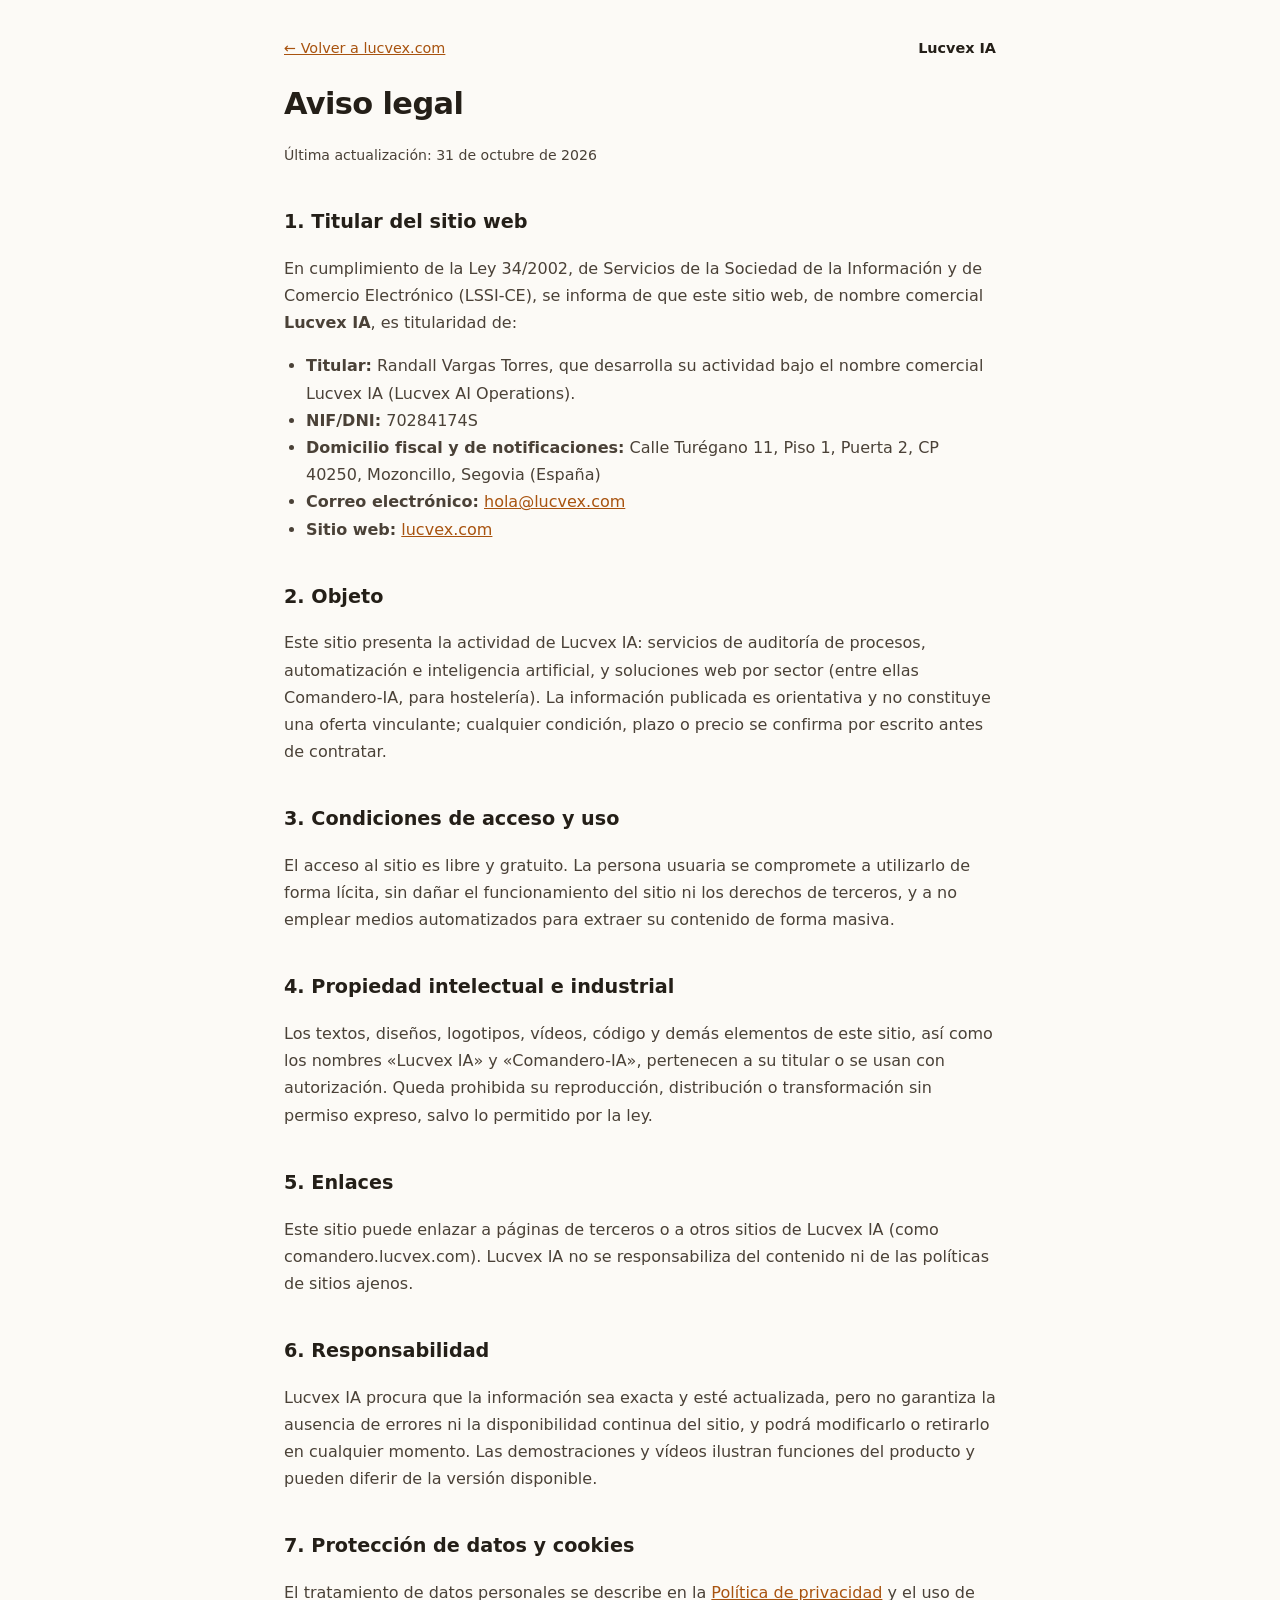
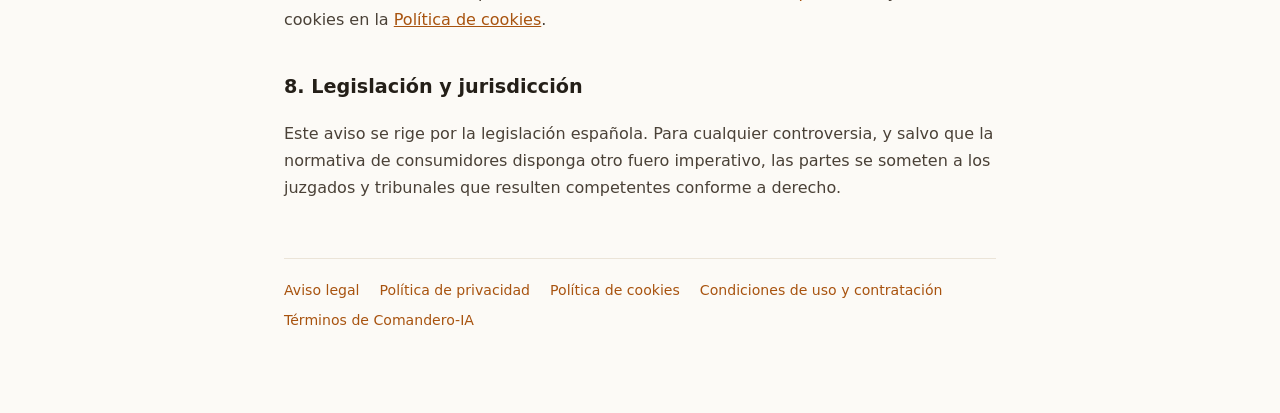
<file: legal.html>
<!DOCTYPE html>
<html lang="es">
<head>
<meta charset="UTF-8">
<meta name="viewport" content="width=device-width, initial-scale=1">
<title>Información legal · Lucvex IA</title>
<meta name="robots" content="noindex">
<meta http-equiv="refresh" content="0; url=aviso-legal.html">
<link rel="canonical" href="https://lucvex.com/aviso-legal.html">
<script>
(function(){var h=location.hash;location.replace(h==="#privacidad"?"privacidad.html":"aviso-legal.html");})();
</script>
</head>
<body>
<p>Esta página se ha movido: <a href="aviso-legal.html">Aviso legal</a> · <a href="privacidad.html">Política de privacidad</a>.</p>
</body>
</html>
</file>
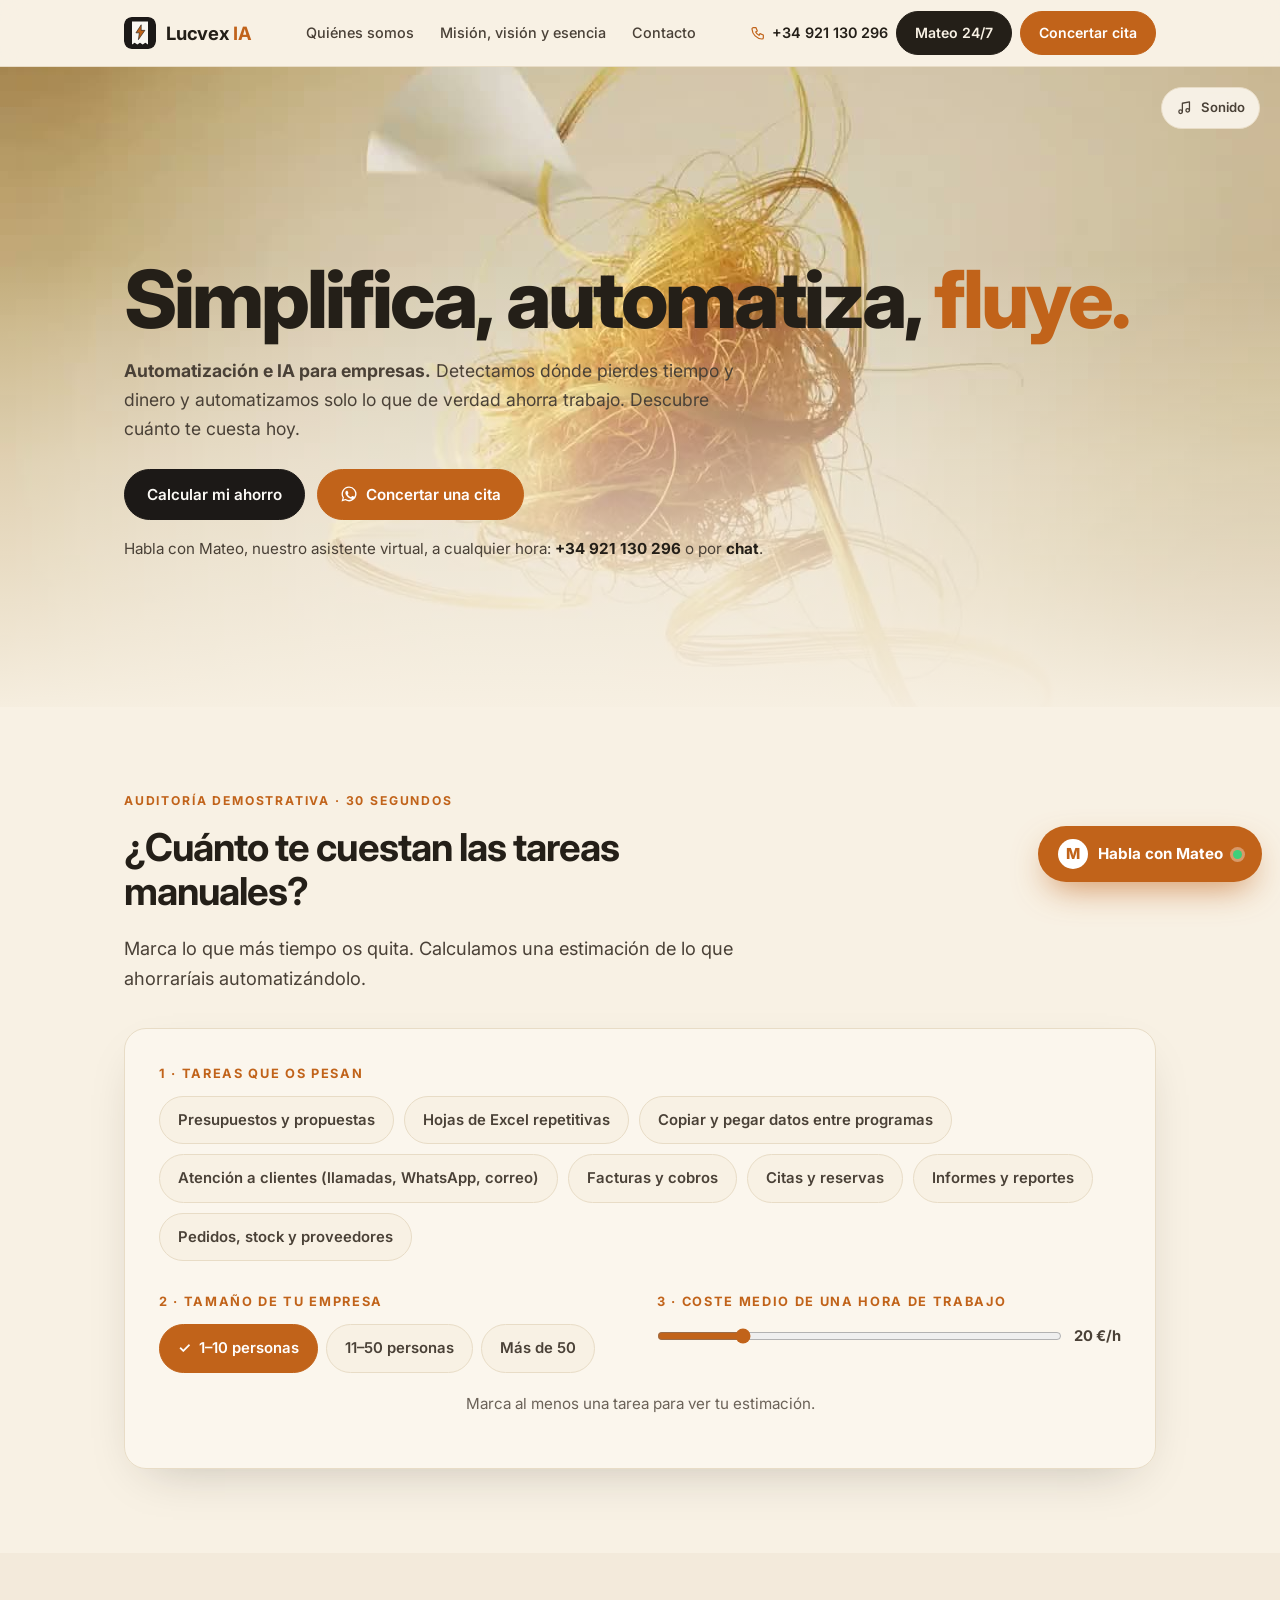
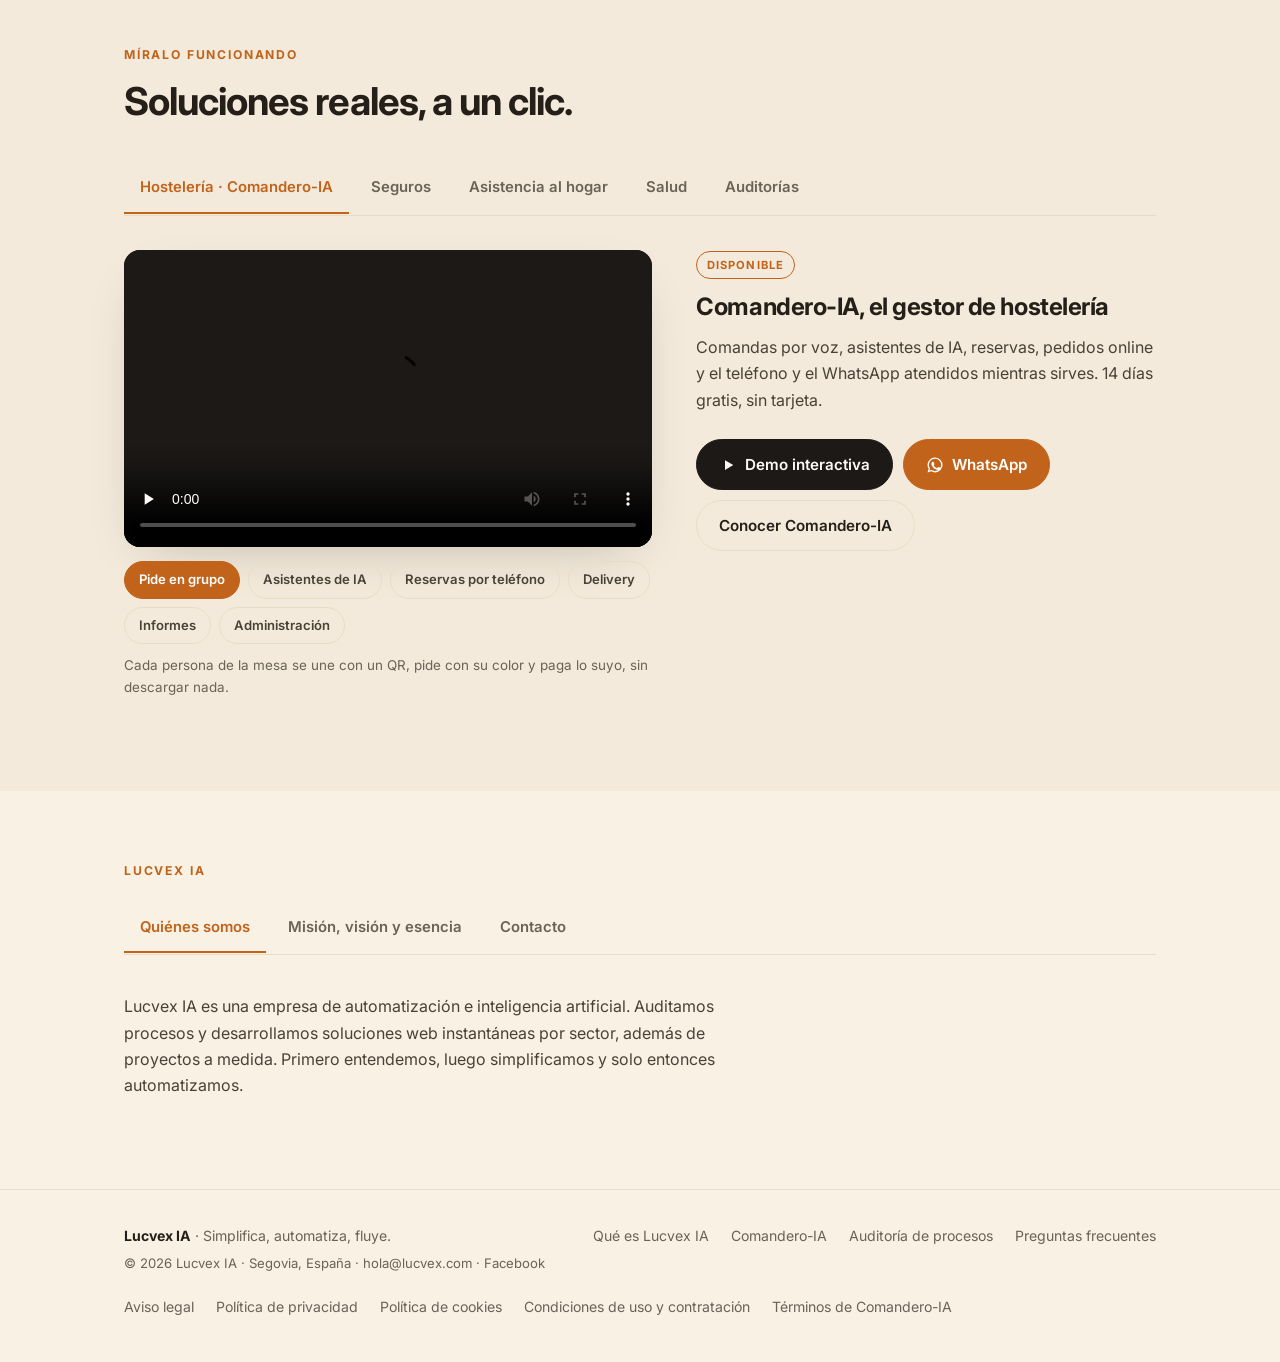
<file: nueva.html>
<!DOCTYPE html>
<html lang="es"><head><meta charset="UTF-8"><title>Lucvex IA</title><meta name="robots" content="noindex"><meta http-equiv="refresh" content="0; url=/"><link rel="canonical" href="https://lucvex.com/"></head><body><a href="/">Ir a lucvex.com</a></body></html>
</file>
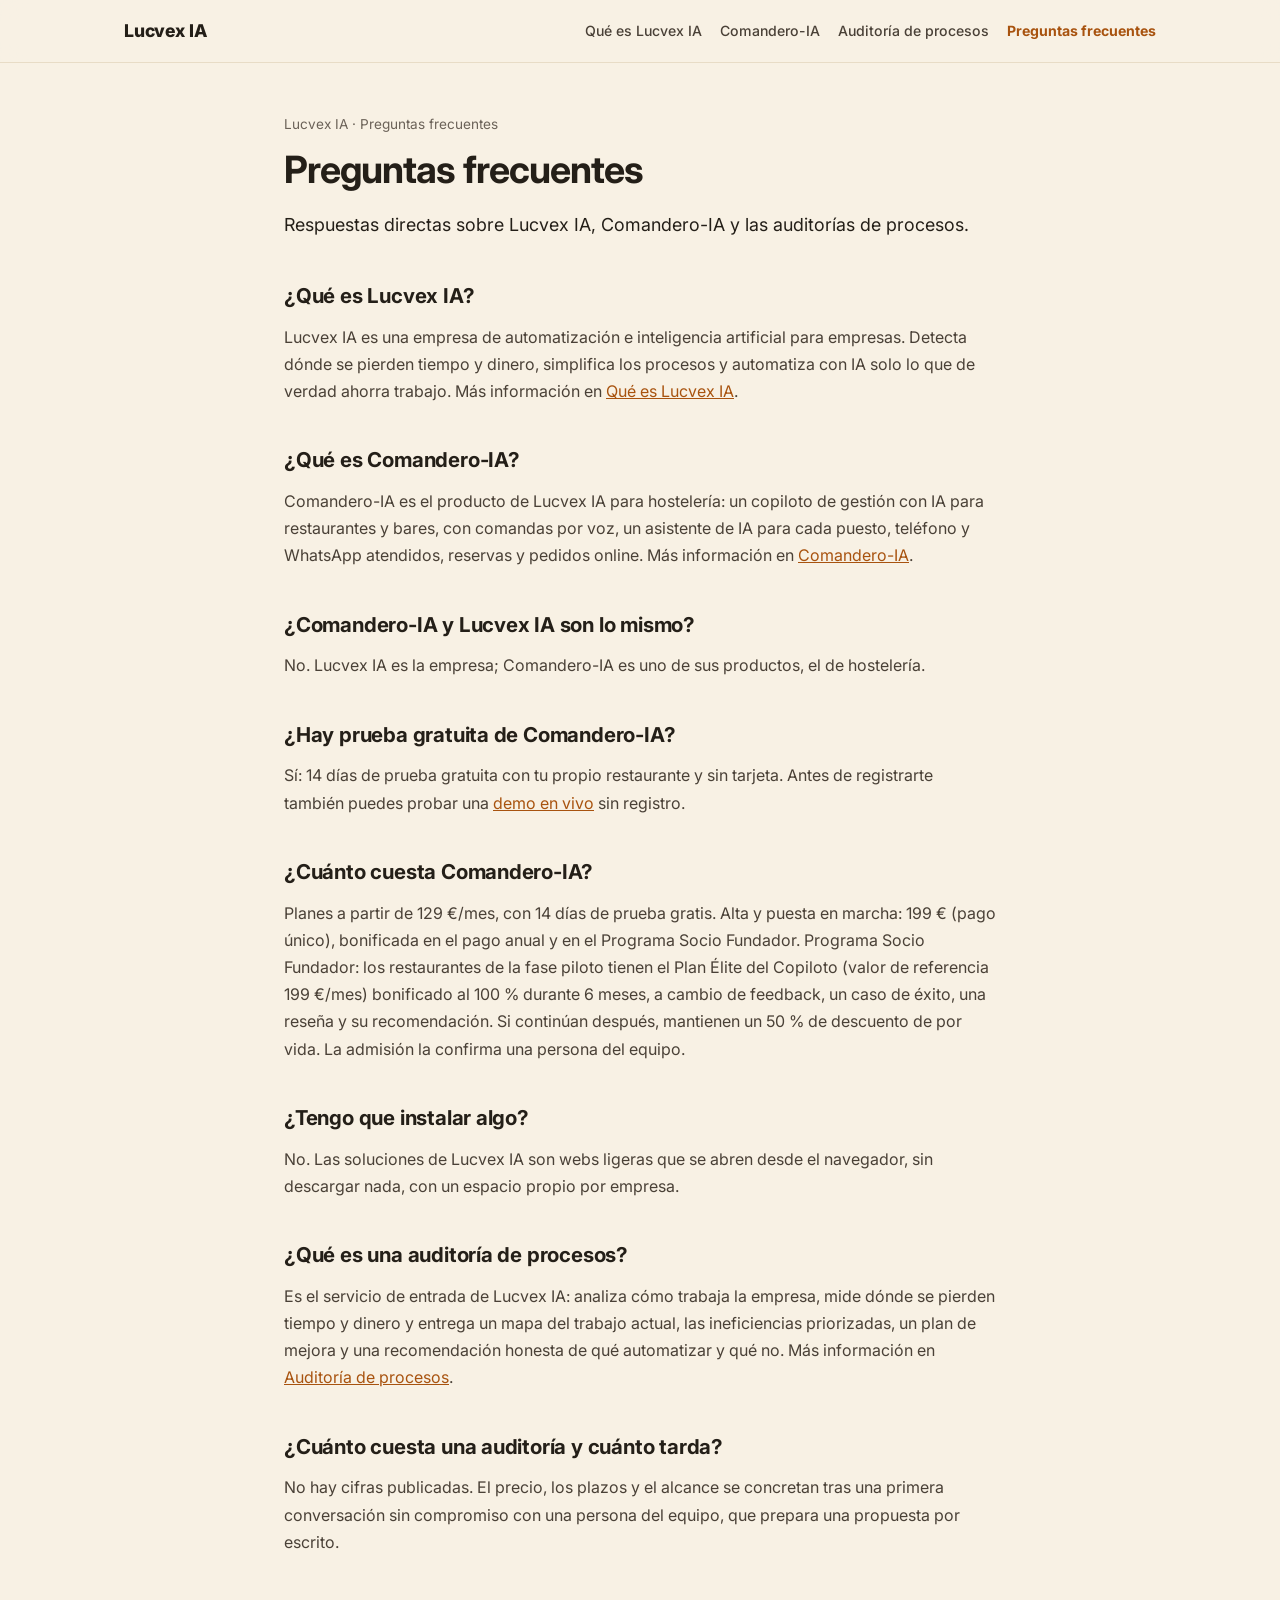
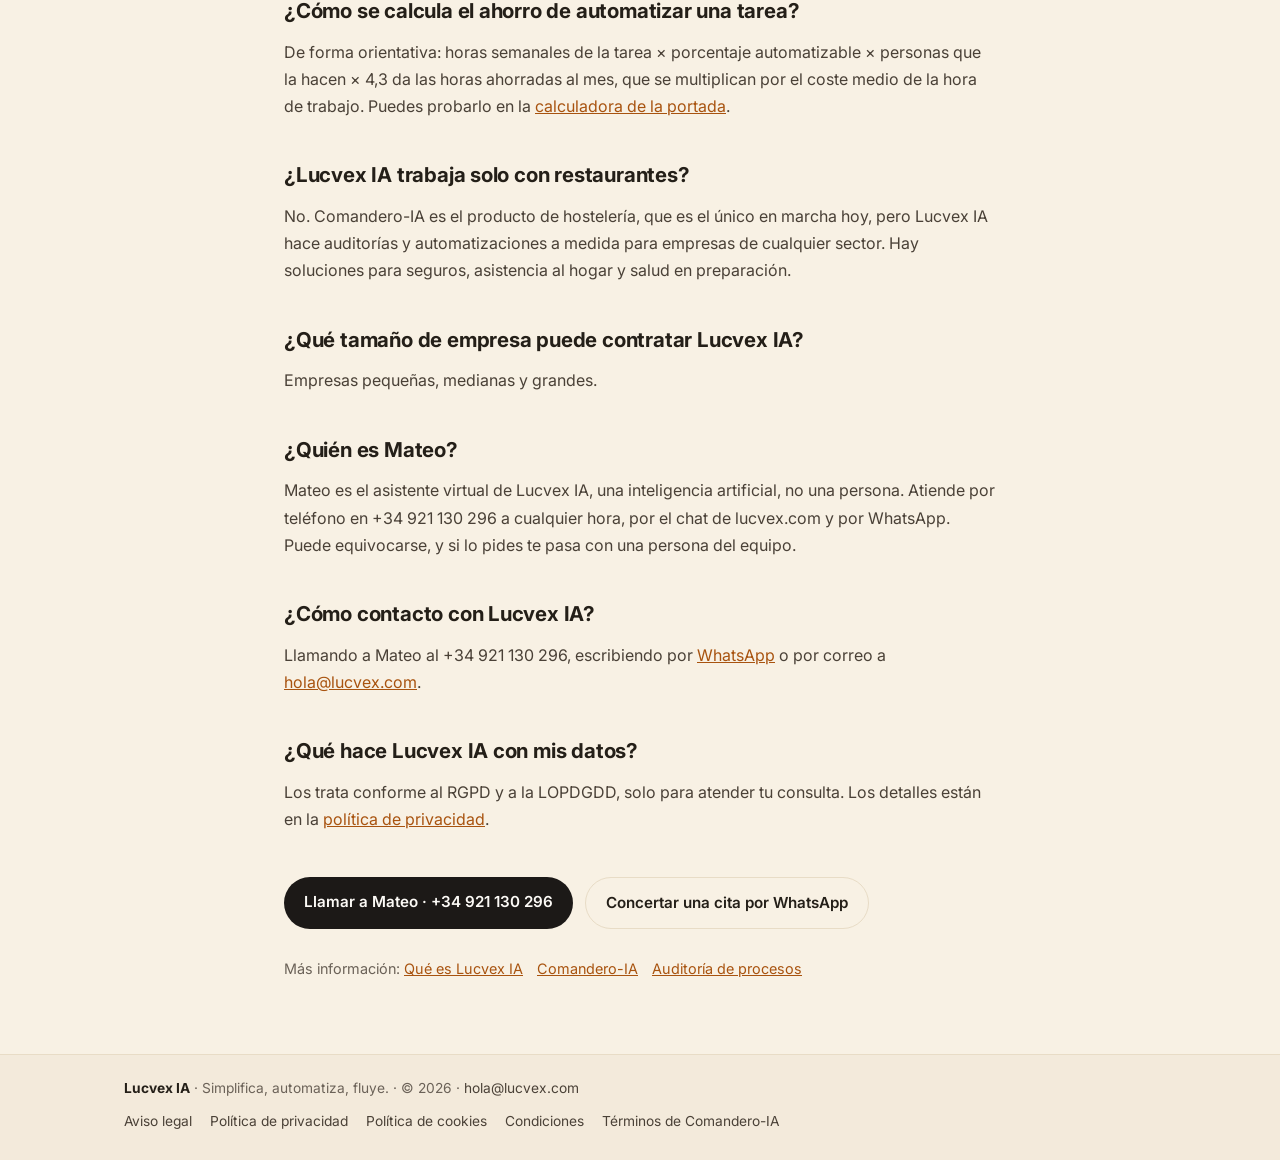
<file: preguntas-frecuentes.html>
<!DOCTYPE html>
<html lang="es">
<head>
<meta charset="UTF-8">
<meta name="viewport" content="width=device-width, initial-scale=1">
<title>Preguntas frecuentes · Lucvex IA y Comandero-IA</title>
<meta name="description" content="Respuestas breves sobre Lucvex IA, Comandero-IA, las auditorías de procesos, la prueba gratuita de 14 días, el asistente Mateo y cómo contactar.">
<meta name="color-scheme" content="light">
<meta name="theme-color" content="#f8f1e4">
<meta name="robots" content="index, follow, max-snippet:-1, max-image-preview:large, max-video-preview:-1">
<link rel="canonical" href="https://lucvex.com/preguntas-frecuentes">
<link rel="icon" type="image/svg+xml" href="favicon.svg">
<link rel="icon" type="image/png" href="favicon.png">
<link rel="icon" href="/favicon.ico" sizes="48x48">
<link rel="apple-touch-icon" href="apple-touch-icon.png">
<meta property="og:type" content="article">
<meta property="og:site_name" content="Lucvex IA">
<meta property="og:locale" content="es_ES">
<meta property="og:title" content="Preguntas frecuentes · Lucvex IA y Comandero-IA">
<meta property="og:description" content="Respuestas breves sobre Lucvex IA, Comandero-IA, las auditorías de procesos, la prueba gratuita de 14 días, el asistente Mateo y cómo contactar.">
<meta property="og:url" content="https://lucvex.com/preguntas-frecuentes">
<meta property="og:image" content="https://lucvex.com/img/og.png">
<meta name="twitter:card" content="summary_large_image">
<meta name="twitter:title" content="Preguntas frecuentes · Lucvex IA y Comandero-IA">
<meta name="twitter:description" content="Respuestas breves sobre Lucvex IA, Comandero-IA, las auditorías de procesos, la prueba gratuita de 14 días, el asistente Mateo y cómo contactar.">
<meta name="twitter:image" content="https://lucvex.com/img/og.png">
<link rel="stylesheet" href="https://fonts.googleapis.com/css2?family=Inter:wght@400;500;600;700;800&display=swap">
<link rel="stylesheet" href="info.css">
<script type="application/ld+json">{"@context":"https://schema.org","@graph":[{"@type":"FAQPage","@id":"https://lucvex.com/preguntas-frecuentes#pagina","url":"https://lucvex.com/preguntas-frecuentes","name":"Preguntas frecuentes · Lucvex IA y Comandero-IA","description":"Respuestas breves sobre Lucvex IA, Comandero-IA, las auditorías de procesos, la prueba gratuita de 14 días, el asistente Mateo y cómo contactar.","inLanguage":"es-ES","isPartOf":{"@id":"https://lucvex.com/#website"},"publisher":{"@id":"https://lucvex.com/#organization"},"dateModified":"2026-11-01","breadcrumb":{"@id":"https://lucvex.com/preguntas-frecuentes#migas"},"mainEntity":[{"@type":"Question","name":"¿Qué es Lucvex IA?","acceptedAnswer":{"@type":"Answer","text":"Lucvex IA es una empresa de automatización e inteligencia artificial para empresas. Detecta dónde se pierden tiempo y dinero, simplifica los procesos y automatiza con IA solo lo que de verdad ahorra trabajo. Más información en Qué es Lucvex IA."}},{"@type":"Question","name":"¿Qué es Comandero-IA?","acceptedAnswer":{"@type":"Answer","text":"Comandero-IA es el producto de Lucvex IA para hostelería: un copiloto de gestión con IA para restaurantes y bares, con comandas por voz, un asistente de IA para cada puesto, teléfono y WhatsApp atendidos, reservas y pedidos online. Más información en Comandero-IA."}},{"@type":"Question","name":"¿Comandero-IA y Lucvex IA son lo mismo?","acceptedAnswer":{"@type":"Answer","text":"No. Lucvex IA es la empresa; Comandero-IA es uno de sus productos, el de hostelería."}},{"@type":"Question","name":"¿Hay prueba gratuita de Comandero-IA?","acceptedAnswer":{"@type":"Answer","text":"Sí: 14 días de prueba gratuita con tu propio restaurante y sin tarjeta. Antes de registrarte también puedes probar una demo en vivo sin registro."}},{"@type":"Question","name":"¿Cuánto cuesta Comandero-IA?","acceptedAnswer":{"@type":"Answer","text":"Planes a partir de 129 €/mes, con 14 días de prueba gratis. Alta y puesta en marcha: 199 € (pago único), bonificada en el pago anual y en el Programa Socio Fundador. Programa Socio Fundador: los restaurantes de la fase piloto tienen el Plan Élite del Copiloto (valor de referencia 199 €/mes) bonificado al 100 % durante 6 meses, a cambio de feedback, un caso de éxito, una reseña y su recomendación. Si continúan después, mantienen un 50 % de descuento de por vida. La admisión la confirma una persona del equipo."}},{"@type":"Question","name":"¿Tengo que instalar algo?","acceptedAnswer":{"@type":"Answer","text":"No. Las soluciones de Lucvex IA son webs ligeras que se abren desde el navegador, sin descargar nada, con un espacio propio por empresa."}},{"@type":"Question","name":"¿Qué es una auditoría de procesos?","acceptedAnswer":{"@type":"Answer","text":"Es el servicio de entrada de Lucvex IA: analiza cómo trabaja la empresa, mide dónde se pierden tiempo y dinero y entrega un mapa del trabajo actual, las ineficiencias priorizadas, un plan de mejora y una recomendación honesta de qué automatizar y qué no. Más información en Auditoría de procesos."}},{"@type":"Question","name":"¿Cuánto cuesta una auditoría y cuánto tarda?","acceptedAnswer":{"@type":"Answer","text":"No hay cifras publicadas. El precio, los plazos y el alcance se concretan tras una primera conversación sin compromiso con una persona del equipo, que prepara una propuesta por escrito."}},{"@type":"Question","name":"¿Cómo se calcula el ahorro de automatizar una tarea?","acceptedAnswer":{"@type":"Answer","text":"De forma orientativa: horas semanales de la tarea × porcentaje automatizable × personas que la hacen × 4,3 da las horas ahorradas al mes, que se multiplican por el coste medio de la hora de trabajo. Puedes probarlo en la calculadora de la portada."}},{"@type":"Question","name":"¿Lucvex IA trabaja solo con restaurantes?","acceptedAnswer":{"@type":"Answer","text":"No. Comandero-IA es el producto de hostelería, que es el único en marcha hoy, pero Lucvex IA hace auditorías y automatizaciones a medida para empresas de cualquier sector. Hay soluciones para seguros, asistencia al hogar y salud en preparación."}},{"@type":"Question","name":"¿Qué tamaño de empresa puede contratar Lucvex IA?","acceptedAnswer":{"@type":"Answer","text":"Empresas pequeñas, medianas y grandes."}},{"@type":"Question","name":"¿Quién es Mateo?","acceptedAnswer":{"@type":"Answer","text":"Mateo es el asistente virtual de Lucvex IA, una inteligencia artificial, no una persona. Atiende por teléfono en +34 921 130 296 a cualquier hora, por el chat de lucvex.com y por WhatsApp. Puede equivocarse, y si lo pides te pasa con una persona del equipo."}},{"@type":"Question","name":"¿Cómo contacto con Lucvex IA?","acceptedAnswer":{"@type":"Answer","text":"Llamando a Mateo al +34 921 130 296, escribiendo por WhatsApp o por correo a hola@lucvex.com."}},{"@type":"Question","name":"¿Qué hace Lucvex IA con mis datos?","acceptedAnswer":{"@type":"Answer","text":"Los trata conforme al RGPD y a la LOPDGDD, solo para atender tu consulta. Los detalles están en la política de privacidad."}}]},{"@id":"https://lucvex.com/preguntas-frecuentes#migas","@type":"BreadcrumbList","itemListElement":[{"@type":"ListItem","position":1,"name":"Lucvex IA","item":"https://lucvex.com/"},{"@type":"ListItem","position":2,"name":"Preguntas frecuentes","item":"https://lucvex.com/preguntas-frecuentes"}]}]}</script>
</head>
<body>
<header class="cab"><div class="env"><a class="marca" href="/">Lucvex IA</a><nav aria-label="Páginas de información"><a href="/que-es-lucvex-ia">Qué es Lucvex IA</a><a href="/comandero-ia">Comandero-IA</a><a href="/auditoria-de-procesos">Auditoría de procesos</a><a href="/preguntas-frecuentes" aria-current="page">Preguntas frecuentes</a></nav></div></header>
<main>
<p class="miga"><a href="/">Lucvex IA</a> · Preguntas frecuentes</p>
<h1>Preguntas frecuentes</h1>
<p class="lead">Respuestas directas sobre Lucvex IA, Comandero-IA y las auditorías de procesos.</p>
<h2>¿Qué es Lucvex IA?</h2>
<p>Lucvex IA es una empresa de automatización e inteligencia artificial para empresas. Detecta dónde se pierden tiempo y dinero, simplifica los procesos y automatiza con IA solo lo que de verdad ahorra trabajo. Más información en <a href="/que-es-lucvex-ia">Qué es Lucvex IA</a>.</p>
<h2>¿Qué es Comandero-IA?</h2>
<p>Comandero-IA es el producto de Lucvex IA para hostelería: un copiloto de gestión con IA para restaurantes y bares, con comandas por voz, un asistente de IA para cada puesto, teléfono y WhatsApp atendidos, reservas y pedidos online. Más información en <a href="/comandero-ia">Comandero-IA</a>.</p>
<h2>¿Comandero-IA y Lucvex IA son lo mismo?</h2>
<p>No. Lucvex IA es la empresa; Comandero-IA es uno de sus productos, el de hostelería.</p>
<h2>¿Hay prueba gratuita de Comandero-IA?</h2>
<p>Sí: 14 días de prueba gratuita con tu propio restaurante y sin tarjeta. Antes de registrarte también puedes probar una <a href="https://lab.lucvex.com/?demo=1&amp;vista=camarero">demo en vivo</a> sin registro.</p>
<h2>¿Cuánto cuesta Comandero-IA?</h2>
<p>Planes a partir de 129 €/mes, con 14 días de prueba gratis. Alta y puesta en marcha: 199 € (pago único), bonificada en el pago anual y en el Programa Socio Fundador. Programa Socio Fundador: los restaurantes de la fase piloto tienen el Plan Élite del Copiloto (valor de referencia 199 €/mes) bonificado al 100 % durante 6 meses, a cambio de feedback, un caso de éxito, una reseña y su recomendación. Si continúan después, mantienen un 50 % de descuento de por vida. La admisión la confirma una persona del equipo.</p>
<h2>¿Tengo que instalar algo?</h2>
<p>No. Las soluciones de Lucvex IA son webs ligeras que se abren desde el navegador, sin descargar nada, con un espacio propio por empresa.</p>
<h2>¿Qué es una auditoría de procesos?</h2>
<p>Es el servicio de entrada de Lucvex IA: analiza cómo trabaja la empresa, mide dónde se pierden tiempo y dinero y entrega un mapa del trabajo actual, las ineficiencias priorizadas, un plan de mejora y una recomendación honesta de qué automatizar y qué no. Más información en <a href="/auditoria-de-procesos">Auditoría de procesos</a>.</p>
<h2>¿Cuánto cuesta una auditoría y cuánto tarda?</h2>
<p>No hay cifras publicadas. El precio, los plazos y el alcance se concretan tras una primera conversación sin compromiso con una persona del equipo, que prepara una propuesta por escrito.</p>
<h2>¿Cómo se calcula el ahorro de automatizar una tarea?</h2>
<p>De forma orientativa: horas semanales de la tarea × porcentaje automatizable × personas que la hacen × 4,3 da las horas ahorradas al mes, que se multiplican por el coste medio de la hora de trabajo. Puedes probarlo en la <a href="/#auditoria">calculadora de la portada</a>.</p>
<h2>¿Lucvex IA trabaja solo con restaurantes?</h2>
<p>No. Comandero-IA es el producto de hostelería, que es el único en marcha hoy, pero Lucvex IA hace auditorías y automatizaciones a medida para empresas de cualquier sector. Hay soluciones para seguros, asistencia al hogar y salud en preparación.</p>
<h2>¿Qué tamaño de empresa puede contratar Lucvex IA?</h2>
<p>Empresas pequeñas, medianas y grandes.</p>
<h2>¿Quién es Mateo?</h2>
<p>Mateo es el asistente virtual de Lucvex IA, una inteligencia artificial, no una persona. Atiende por teléfono en +34 921 130 296 a cualquier hora, por el chat de lucvex.com y por WhatsApp. Puede equivocarse, y si lo pides te pasa con una persona del equipo.</p>
<h2>¿Cómo contacto con Lucvex IA?</h2>
<p>Llamando a Mateo al +34 921 130 296, escribiendo por <a href="https://wa.me/34654980755?text=Hola%2C%20me%20gustar%C3%ADa%20concertar%20una%20cita%20con%20Lucvex%20IA.">WhatsApp</a> o por correo a <a href="mailto:hola@lucvex.com">hola@lucvex.com</a>.</p>
<h2>¿Qué hace Lucvex IA con mis datos?</h2>
<p>Los trata conforme al RGPD y a la LOPDGDD, solo para atender tu consulta. Los detalles están en la <a href="/privacidad.html">política de privacidad</a>.</p>
<div class="acciones">
<a class="btn" href="tel:+34921130296">Llamar a Mateo · +34 921 130 296</a>
<a class="btn sec" href="https://wa.me/34654980755?text=Hola%2C%20me%20gustar%C3%ADa%20concertar%20una%20cita%20con%20Lucvex%20IA.">Concertar una cita por WhatsApp</a>
</div>
<p class="otras">Más información: <a href="/que-es-lucvex-ia">Qué es Lucvex IA</a><a href="/comandero-ia">Comandero-IA</a><a href="/auditoria-de-procesos">Auditoría de procesos</a></p>
</main>
<footer class="pie"><div class="env"><span><b>Lucvex IA</b> · Simplifica, automatiza, fluye. · © 2026 · <a href="mailto:hola@lucvex.com">hola@lucvex.com</a></span><nav aria-label="Información legal"><a href="/aviso-legal.html">Aviso legal</a><a href="/privacidad.html">Política de privacidad</a><a href="/cookies.html">Política de cookies</a><a href="/condiciones.html">Condiciones</a><a href="https://comandero-ia.lucvex.com/terminos" target="_blank" rel="noopener">Términos de Comandero-IA</a></nav></div></footer>
</body>
</html>
</file>
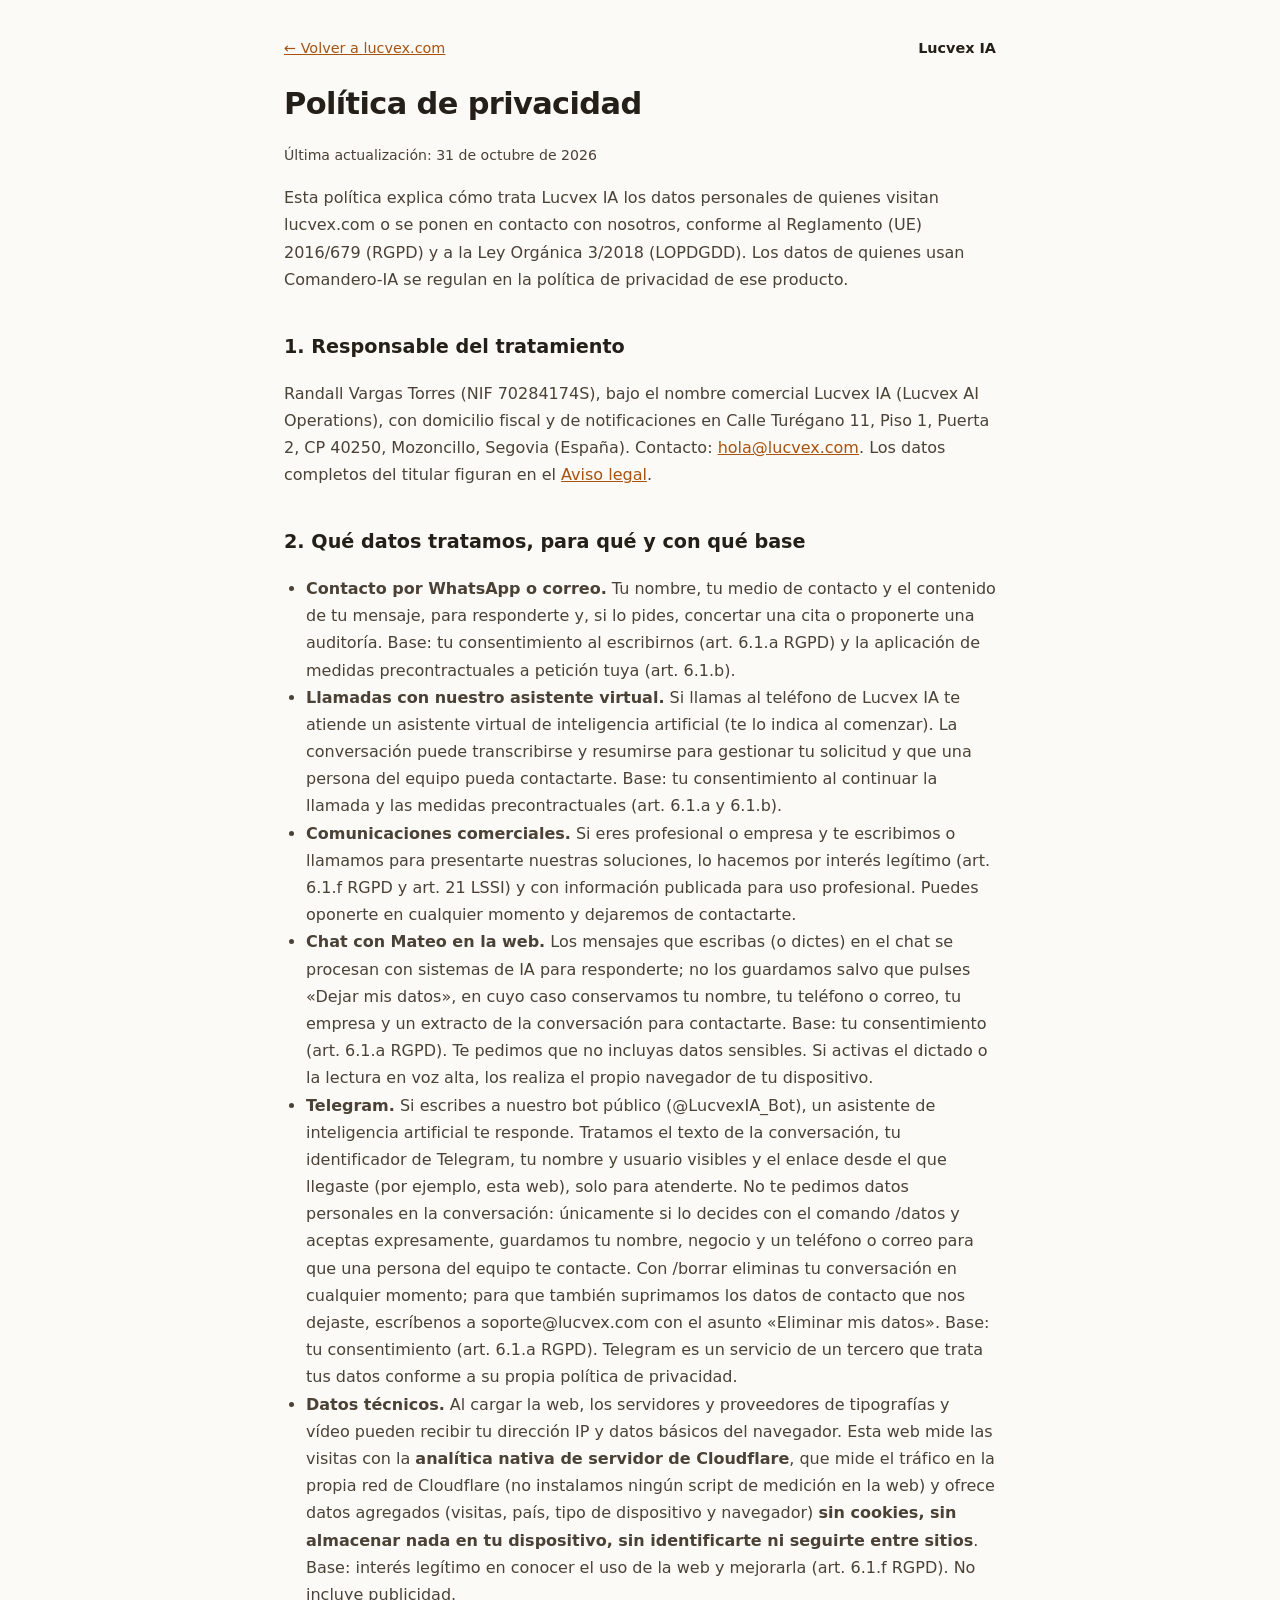
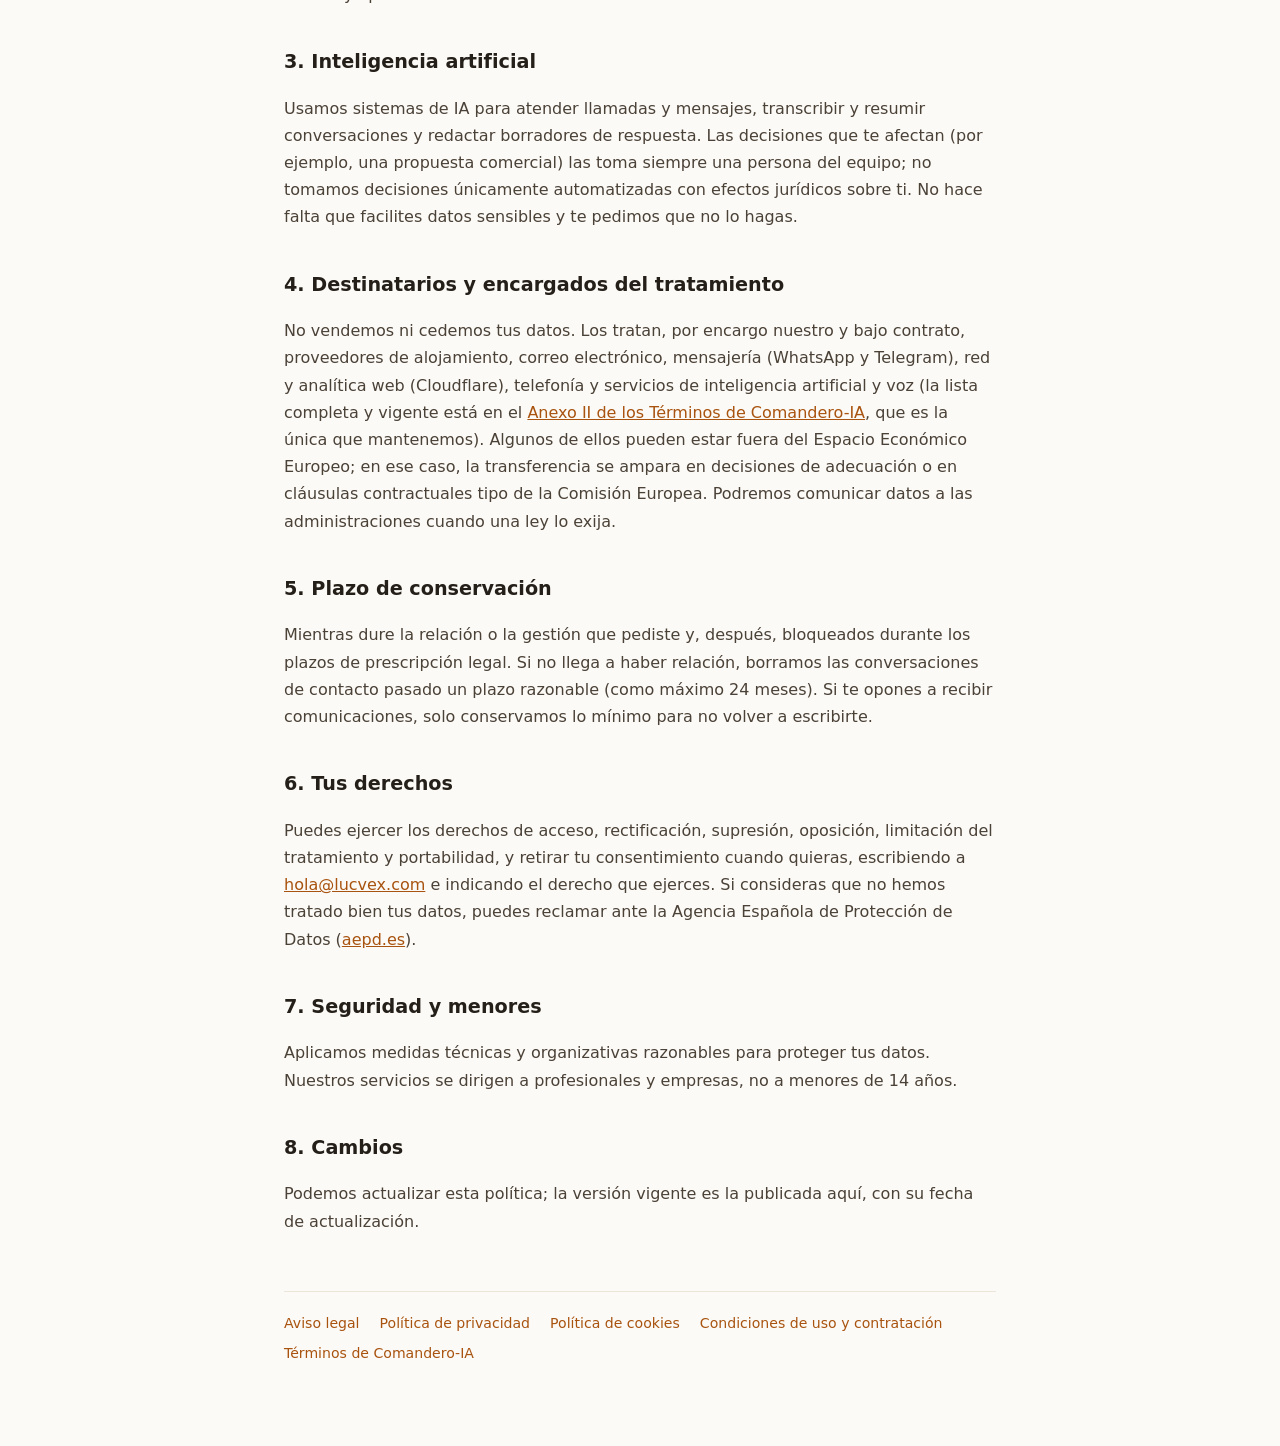
<file: privacidad.html>
<!DOCTYPE html>
<html lang="es">
<head>
<meta charset="UTF-8">
<meta name="viewport" content="width=device-width, initial-scale=1">
<title>Política de privacidad · Lucvex IA</title>
<link rel="icon" type="image/svg+xml" href="favicon.svg">
<link rel="icon" type="image/png" href="favicon.png">
<link rel="stylesheet" href="legal.css">
<meta name="robots" content="noindex">
</head>
<body>
<main>
<div class="top"><a href="/">← Volver a lucvex.com</a><b>Lucvex IA</b></div>
<h1>Política de privacidad</h1>
<p class="act">Última actualización: 31 de octubre de 2026</p>
<p>Esta política explica cómo trata Lucvex IA los datos personales de quienes visitan lucvex.com o se ponen en contacto con nosotros, conforme al Reglamento (UE) 2016/679 (RGPD) y a la Ley Orgánica 3/2018 (LOPDGDD). Los datos de quienes usan Comandero-IA se regulan en la política de privacidad de ese producto.</p>

<h2>1. Responsable del tratamiento</h2>
<p>Randall Vargas Torres (NIF 70284174S), bajo el nombre comercial Lucvex IA (Lucvex AI Operations), con domicilio fiscal y de notificaciones en Calle Turégano 11, Piso 1, Puerta 2, CP 40250, Mozoncillo, Segovia (España). Contacto: <a href="mailto:hola@lucvex.com">hola@lucvex.com</a>. Los datos completos del titular figuran en el <a href="aviso-legal.html">Aviso legal</a>.</p>

<h2>2. Qué datos tratamos, para qué y con qué base</h2>
<ul>
<li><strong>Contacto por WhatsApp o correo.</strong> Tu nombre, tu medio de contacto y el contenido de tu mensaje, para responderte y, si lo pides, concertar una cita o proponerte una auditoría. Base: tu consentimiento al escribirnos (art. 6.1.a RGPD) y la aplicación de medidas precontractuales a petición tuya (art. 6.1.b).</li>
<li><strong>Llamadas con nuestro asistente virtual.</strong> Si llamas al teléfono de Lucvex IA te atiende un asistente virtual de inteligencia artificial (te lo indica al comenzar). La conversación puede transcribirse y resumirse para gestionar tu solicitud y que una persona del equipo pueda contactarte. Base: tu consentimiento al continuar la llamada y las medidas precontractuales (art. 6.1.a y 6.1.b).</li>
<li><strong>Comunicaciones comerciales.</strong> Si eres profesional o empresa y te escribimos o llamamos para presentarte nuestras soluciones, lo hacemos por interés legítimo (art. 6.1.f RGPD y art. 21 LSSI) y con información publicada para uso profesional. Puedes oponerte en cualquier momento y dejaremos de contactarte.</li>
<li><strong>Chat con Mateo en la web.</strong> Los mensajes que escribas (o dictes) en el chat se procesan con sistemas de IA para responderte; no los guardamos salvo que pulses «Dejar mis datos», en cuyo caso conservamos tu nombre, tu teléfono o correo, tu empresa y un extracto de la conversación para contactarte. Base: tu consentimiento (art. 6.1.a RGPD). Te pedimos que no incluyas datos sensibles. Si activas el dictado o la lectura en voz alta, los realiza el propio navegador de tu dispositivo.</li>
<li><strong>Telegram.</strong> Si escribes a nuestro bot público (@LucvexIA_Bot), un asistente de inteligencia artificial te responde. Tratamos el texto de la conversación, tu identificador de Telegram, tu nombre y usuario visibles y el enlace desde el que llegaste (por ejemplo, esta web), solo para atenderte. No te pedimos datos personales en la conversación: únicamente si lo decides con el comando /datos y aceptas expresamente, guardamos tu nombre, negocio y un teléfono o correo para que una persona del equipo te contacte. Con /borrar eliminas tu conversación en cualquier momento; para que también suprimamos los datos de contacto que nos dejaste, escríbenos a soporte@lucvex.com con el asunto «Eliminar mis datos». Base: tu consentimiento (art. 6.1.a RGPD). Telegram es un servicio de un tercero que trata tus datos conforme a su propia política de privacidad.</li>
<li><strong>Datos técnicos.</strong> Al cargar la web, los servidores y proveedores de tipografías y vídeo pueden recibir tu dirección IP y datos básicos del navegador. Esta web mide las visitas con la <strong>analítica nativa de servidor de Cloudflare</strong>, que mide el tráfico en la propia red de Cloudflare (no instalamos ningún script de medición en la web) y ofrece datos agregados (visitas, país, tipo de dispositivo y navegador) <strong>sin cookies, sin almacenar nada en tu dispositivo, sin identificarte ni seguirte entre sitios</strong>. Base: interés legítimo en conocer el uso de la web y mejorarla (art. 6.1.f RGPD). No incluye publicidad.</li>
</ul>

<h2>3. Inteligencia artificial</h2>
<p>Usamos sistemas de IA para atender llamadas y mensajes, transcribir y resumir conversaciones y redactar borradores de respuesta. Las decisiones que te afectan (por ejemplo, una propuesta comercial) las toma siempre una persona del equipo; no tomamos decisiones únicamente automatizadas con efectos jurídicos sobre ti. No hace falta que facilites datos sensibles y te pedimos que no lo hagas.</p>

<h2>4. Destinatarios y encargados del tratamiento</h2>
<p>No vendemos ni cedemos tus datos. Los tratan, por encargo nuestro y bajo contrato, proveedores de alojamiento, correo electrónico, mensajería (WhatsApp y Telegram), red y analítica web (Cloudflare), telefonía y servicios de inteligencia artificial y voz (la lista completa y vigente está en el <a href="https://comandero-ia.lucvex.com/terminos#anexo-subencargados">Anexo II de los Términos de Comandero-IA</a>, que es la única que mantenemos). Algunos de ellos pueden estar fuera del Espacio Económico Europeo; en ese caso, la transferencia se ampara en decisiones de adecuación o en cláusulas contractuales tipo de la Comisión Europea. Podremos comunicar datos a las administraciones cuando una ley lo exija.</p>

<h2>5. Plazo de conservación</h2>
<p>Mientras dure la relación o la gestión que pediste y, después, bloqueados durante los plazos de prescripción legal. Si no llega a haber relación, borramos las conversaciones de contacto pasado un plazo razonable (como máximo 24 meses). Si te opones a recibir comunicaciones, solo conservamos lo mínimo para no volver a escribirte.</p>

<h2>6. Tus derechos</h2>
<p>Puedes ejercer los derechos de acceso, rectificación, supresión, oposición, limitación del tratamiento y portabilidad, y retirar tu consentimiento cuando quieras, escribiendo a <a href="mailto:hola@lucvex.com">hola@lucvex.com</a> e indicando el derecho que ejerces. Si consideras que no hemos tratado bien tus datos, puedes reclamar ante la Agencia Española de Protección de Datos (<a href="https://www.aepd.es" rel="noopener">aepd.es</a>).</p>

<h2>7. Seguridad y menores</h2>
<p>Aplicamos medidas técnicas y organizativas razonables para proteger tus datos. Nuestros servicios se dirigen a profesionales y empresas, no a menores de 14 años.</p>

<h2>8. Cambios</h2>
<p>Podemos actualizar esta política; la versión vigente es la publicada aquí, con su fecha de actualización.</p>

<div class="pie"><a href="aviso-legal.html">Aviso legal</a><a href="privacidad.html">Política de privacidad</a><a href="cookies.html">Política de cookies</a><a href="condiciones.html">Condiciones de uso y contratación</a><a href="https://comandero-ia.lucvex.com/terminos" target="_blank" rel="noopener">Términos de Comandero-IA</a></div>
</main>
</body>
</html>
</file>
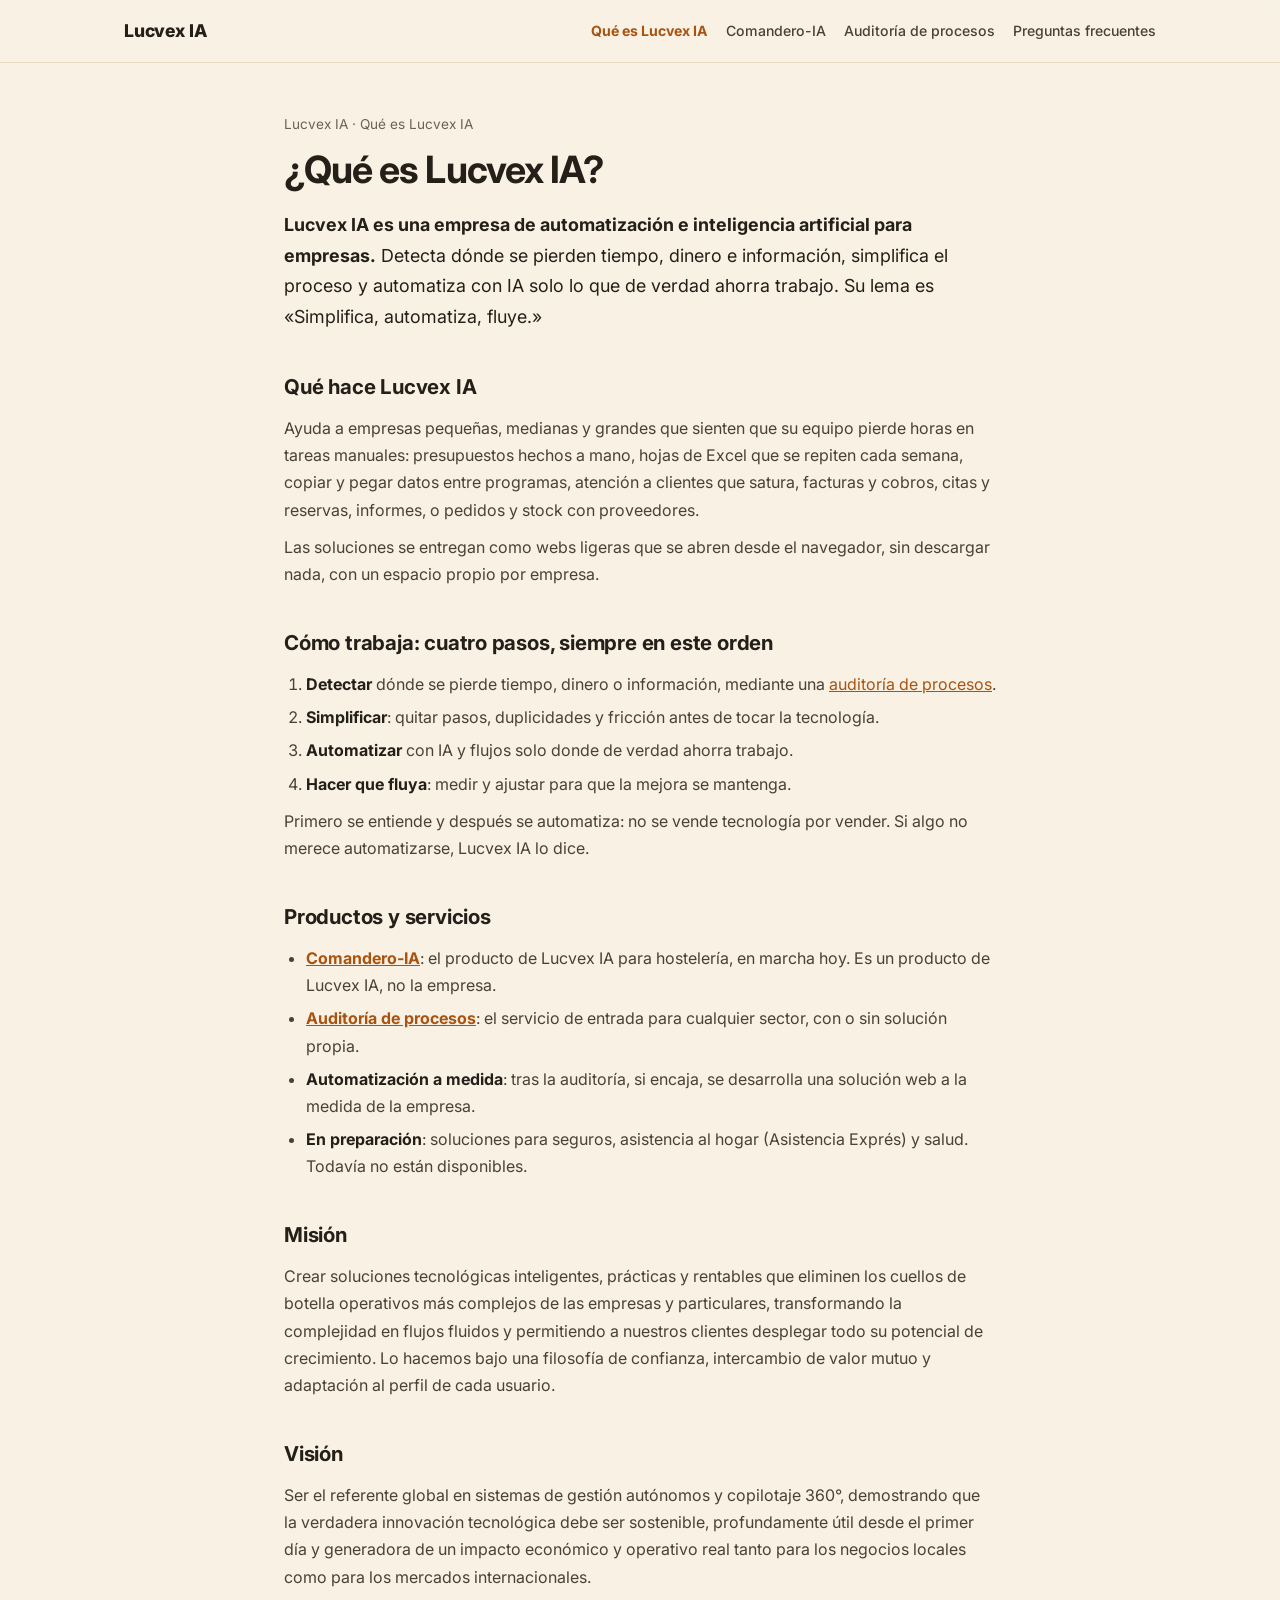
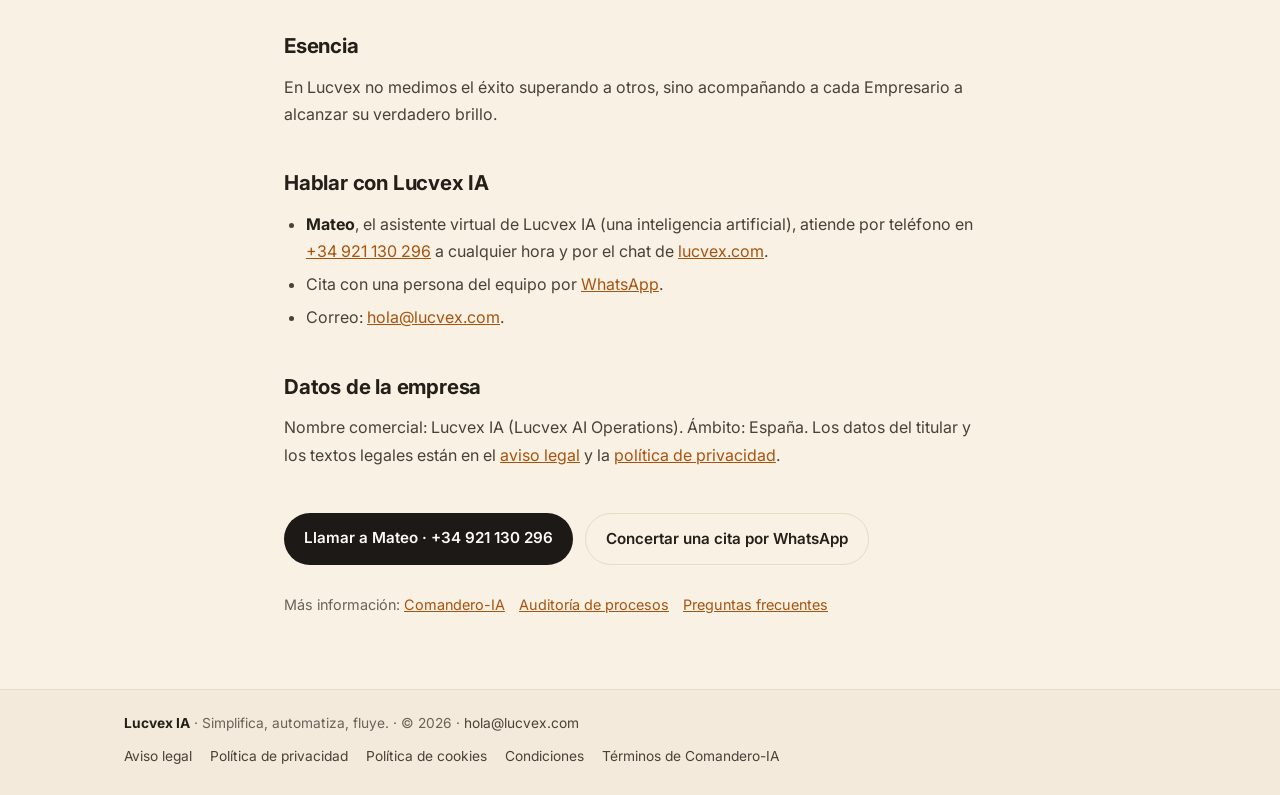
<file: que-es-lucvex-ia.html>
<!DOCTYPE html>
<html lang="es">
<head>
<meta charset="UTF-8">
<meta name="viewport" content="width=device-width, initial-scale=1">
<title>Qué es Lucvex IA · Empresa de automatización e inteligencia artificial</title>
<meta name="description" content="Lucvex IA es una empresa de automatización e inteligencia artificial: detecta los cuellos de botella de tu empresa, los simplifica y automatiza solo lo que de verdad ahorra trabajo. Creadora de Comandero-IA, el copiloto para hostelería.">
<meta name="color-scheme" content="light">
<meta name="theme-color" content="#f8f1e4">
<meta name="robots" content="index, follow, max-snippet:-1, max-image-preview:large, max-video-preview:-1">
<link rel="canonical" href="https://lucvex.com/que-es-lucvex-ia">
<link rel="icon" type="image/svg+xml" href="favicon.svg">
<link rel="icon" type="image/png" href="favicon.png">
<link rel="icon" href="/favicon.ico" sizes="48x48">
<link rel="apple-touch-icon" href="apple-touch-icon.png">
<meta property="og:type" content="article">
<meta property="og:site_name" content="Lucvex IA">
<meta property="og:locale" content="es_ES">
<meta property="og:title" content="Qué es Lucvex IA · Empresa de automatización e inteligencia artificial">
<meta property="og:description" content="Lucvex IA es una empresa de automatización e inteligencia artificial: detecta los cuellos de botella de tu empresa, los simplifica y automatiza solo lo que de verdad ahorra trabajo. Creadora de Comandero-IA, el copiloto para hostelería.">
<meta property="og:url" content="https://lucvex.com/que-es-lucvex-ia">
<meta property="og:image" content="https://lucvex.com/img/og.png">
<meta name="twitter:card" content="summary_large_image">
<meta name="twitter:title" content="Qué es Lucvex IA · Empresa de automatización e inteligencia artificial">
<meta name="twitter:description" content="Lucvex IA es una empresa de automatización e inteligencia artificial: detecta los cuellos de botella de tu empresa, los simplifica y automatiza solo lo que de verdad ahorra trabajo. Creadora de Comandero-IA, el copiloto para hostelería.">
<meta name="twitter:image" content="https://lucvex.com/img/og.png">
<link rel="stylesheet" href="https://fonts.googleapis.com/css2?family=Inter:wght@400;500;600;700;800&display=swap">
<link rel="stylesheet" href="info.css">
<script type="application/ld+json">{"@context":"https://schema.org","@graph":[{"@type":"AboutPage","@id":"https://lucvex.com/que-es-lucvex-ia#pagina","url":"https://lucvex.com/que-es-lucvex-ia","name":"Qué es Lucvex IA · Empresa de automatización e inteligencia artificial","description":"Lucvex IA es una empresa de automatización e inteligencia artificial: detecta los cuellos de botella de tu empresa, los simplifica y automatiza solo lo que de verdad ahorra trabajo. Creadora de Comandero-IA, el copiloto para hostelería.","inLanguage":"es-ES","isPartOf":{"@id":"https://lucvex.com/#website"},"publisher":{"@id":"https://lucvex.com/#organization"},"dateModified":"2026-11-01","breadcrumb":{"@id":"https://lucvex.com/que-es-lucvex-ia#migas"},"about":{"@id":"https://lucvex.com/#organization"}},{"@id":"https://lucvex.com/que-es-lucvex-ia#migas","@type":"BreadcrumbList","itemListElement":[{"@type":"ListItem","position":1,"name":"Lucvex IA","item":"https://lucvex.com/"},{"@type":"ListItem","position":2,"name":"Qué es Lucvex IA","item":"https://lucvex.com/que-es-lucvex-ia"}]}]}</script>
</head>
<body>
<header class="cab"><div class="env"><a class="marca" href="/">Lucvex IA</a><nav aria-label="Páginas de información"><a href="/que-es-lucvex-ia" aria-current="page">Qué es Lucvex IA</a><a href="/comandero-ia">Comandero-IA</a><a href="/auditoria-de-procesos">Auditoría de procesos</a><a href="/preguntas-frecuentes">Preguntas frecuentes</a></nav></div></header>
<main>
<p class="miga"><a href="/">Lucvex IA</a> · Qué es Lucvex IA</p>
<h1>¿Qué es Lucvex IA?</h1>
<p class="lead"><strong>Lucvex IA es una empresa de automatización e inteligencia artificial para empresas.</strong> Detecta dónde se pierden tiempo, dinero e información, simplifica el proceso y automatiza con IA solo lo que de verdad ahorra trabajo. Su lema es «Simplifica, automatiza, fluye.»</p>
<h2>Qué hace Lucvex IA</h2>
<p>Ayuda a empresas pequeñas, medianas y grandes que sienten que su equipo pierde horas en tareas manuales: presupuestos hechos a mano, hojas de Excel que se repiten cada semana, copiar y pegar datos entre programas, atención a clientes que satura, facturas y cobros, citas y reservas, informes, o pedidos y stock con proveedores.</p>
<p>Las soluciones se entregan como webs ligeras que se abren desde el navegador, sin descargar nada, con un espacio propio por empresa.</p>
<h2>Cómo trabaja: cuatro pasos, siempre en este orden</h2>
<ol>
  <li><strong>Detectar</strong> dónde se pierde tiempo, dinero o información, mediante una <a href="/auditoria-de-procesos">auditoría de procesos</a>.</li>
  <li><strong>Simplificar</strong>: quitar pasos, duplicidades y fricción antes de tocar la tecnología.</li>
  <li><strong>Automatizar</strong> con IA y flujos solo donde de verdad ahorra trabajo.</li>
  <li><strong>Hacer que fluya</strong>: medir y ajustar para que la mejora se mantenga.</li>
</ol>
<p>Primero se entiende y después se automatiza: no se vende tecnología por vender. Si algo no merece automatizarse, Lucvex IA lo dice.</p>
<h2>Productos y servicios</h2>
<ul>
  <li><strong><a href="/comandero-ia">Comandero-IA</a></strong>: el producto de Lucvex IA para hostelería, en marcha hoy. Es un producto de Lucvex IA, no la empresa.</li>
  <li><strong><a href="/auditoria-de-procesos">Auditoría de procesos</a></strong>: el servicio de entrada para cualquier sector, con o sin solución propia.</li>
  <li><strong>Automatización a medida</strong>: tras la auditoría, si encaja, se desarrolla una solución web a la medida de la empresa.</li>
  <li><strong>En preparación</strong>: soluciones para seguros, asistencia al hogar (Asistencia Exprés) y salud. Todavía no están disponibles.</li>
</ul>
<h2>Misión</h2>
<p>Crear soluciones tecnológicas inteligentes, prácticas y rentables que eliminen los cuellos de botella operativos más complejos de las empresas y particulares, transformando la complejidad en flujos fluidos y permitiendo a nuestros clientes desplegar todo su potencial de crecimiento. Lo hacemos bajo una filosofía de confianza, intercambio de valor mutuo y adaptación al perfil de cada usuario.</p>
<h2>Visión</h2>
<p>Ser el referente global en sistemas de gestión autónomos y copilotaje 360°, demostrando que la verdadera innovación tecnológica debe ser sostenible, profundamente útil desde el primer día y generadora de un impacto económico y operativo real tanto para los negocios locales como para los mercados internacionales.</p>
<h2>Esencia</h2>
<p>En Lucvex no medimos el éxito superando a otros, sino acompañando a cada Empresario a alcanzar su verdadero brillo.</p>
<h2>Hablar con Lucvex IA</h2>
<ul>
  <li><strong>Mateo</strong>, el asistente virtual de Lucvex IA (una inteligencia artificial), atiende por teléfono en <a href="tel:+34921130296">+34 921 130 296</a> a cualquier hora y por el chat de <a href="/">lucvex.com</a>.</li>
  <li>Cita con una persona del equipo por <a href="https://wa.me/34654980755?text=Hola%2C%20me%20gustar%C3%ADa%20concertar%20una%20cita%20con%20Lucvex%20IA.">WhatsApp</a>.</li>
  <li>Correo: <a href="mailto:hola@lucvex.com">hola@lucvex.com</a>.</li>
</ul>
<h2>Datos de la empresa</h2>
<p>Nombre comercial: Lucvex IA (Lucvex AI Operations). Ámbito: España. Los datos del titular y los textos legales están en el <a href="/aviso-legal.html">aviso legal</a> y la <a href="/privacidad.html">política de privacidad</a>.</p>
<div class="acciones">
<a class="btn" href="tel:+34921130296">Llamar a Mateo · +34 921 130 296</a>
<a class="btn sec" href="https://wa.me/34654980755?text=Hola%2C%20me%20gustar%C3%ADa%20concertar%20una%20cita%20con%20Lucvex%20IA.">Concertar una cita por WhatsApp</a>
</div>
<p class="otras">Más información: <a href="/comandero-ia">Comandero-IA</a><a href="/auditoria-de-procesos">Auditoría de procesos</a><a href="/preguntas-frecuentes">Preguntas frecuentes</a></p>
</main>
<footer class="pie"><div class="env"><span><b>Lucvex IA</b> · Simplifica, automatiza, fluye. · © 2026 · <a href="mailto:hola@lucvex.com">hola@lucvex.com</a></span><nav aria-label="Información legal"><a href="/aviso-legal.html">Aviso legal</a><a href="/privacidad.html">Política de privacidad</a><a href="/cookies.html">Política de cookies</a><a href="/condiciones.html">Condiciones</a><a href="https://comandero-ia.lucvex.com/terminos" target="_blank" rel="noopener">Términos de Comandero-IA</a></nav></div></footer>
</body>
</html>
</file>
<file: info.css>
:root{--fondo:#f8f1e4;--velo:#f3eadb;--texto:#241f18;--texto2:#4a4137;--mute:#6b6258;--linea:#e8dcc6;--acento:#c1631a;--acento-txt:#a8530f;--boton:#1c1917;--boton-texto:#fcfaf6}
*{box-sizing:border-box;margin:0;padding:0}
body{font-family:Inter,system-ui,-apple-system,Segoe UI,Roboto,sans-serif;color:var(--texto);background:var(--fondo);line-height:1.7;-webkit-font-smoothing:antialiased}
a{color:var(--acento-txt)}
.env{max-width:1080px;margin:0 auto;padding:0 24px}
.cab{position:sticky;top:0;z-index:10;background:color-mix(in srgb,var(--fondo) 88%,transparent);backdrop-filter:blur(12px);border-bottom:1px solid var(--linea)}
.cab .env{display:flex;align-items:center;justify-content:space-between;gap:16px;min-height:62px;flex-wrap:wrap;padding-top:8px;padding-bottom:8px}
.marca{font-weight:800;font-size:1.1rem;letter-spacing:-.01em;color:var(--texto);text-decoration:none}
.cab nav{display:flex;flex-wrap:wrap;gap:4px 18px;font-size:.88rem}
.cab nav a{color:var(--texto2);text-decoration:none;font-weight:500}
.cab nav a:hover,.cab nav a[aria-current]{color:var(--acento-txt)}
.cab nav a[aria-current]{font-weight:700}
main{max-width:760px;margin:0 auto;padding:40px 24px 72px}
.miga{font-size:.85rem;color:var(--mute)}
.miga a{color:var(--mute);text-decoration:none}
h1{font-size:clamp(1.7rem,4.4vw,2.35rem);line-height:1.18;letter-spacing:-.025em;margin:12px 0 18px}
.lead{font-size:1.12rem;color:var(--texto);margin-bottom:8px}
h2{font-size:1.28rem;letter-spacing:-.01em;margin:38px 0 8px}
p,li{color:var(--texto2)}
p{margin-top:10px}
ul,ol{padding-left:22px;margin-top:10px}
li{margin-top:6px}
strong{color:var(--texto)}
.acciones{display:flex;flex-wrap:wrap;gap:12px;margin-top:44px}
.btn{display:inline-block;padding:12px 20px;border-radius:999px;background:var(--boton);color:var(--boton-texto);font-weight:600;font-size:.95rem;text-decoration:none}
.btn.sec{background:transparent;color:var(--texto);border:1px solid var(--linea)}
.btn:hover{opacity:.9}
.otras{margin-top:28px;font-size:.9rem;color:var(--mute)}
.otras a{margin-right:14px}
.pie{border-top:1px solid var(--linea);background:var(--velo);font-size:.86rem;color:var(--mute)}
.pie .env{display:flex;flex-wrap:wrap;justify-content:space-between;gap:10px 24px;padding-top:22px;padding-bottom:26px}
.pie nav{display:flex;flex-wrap:wrap;gap:6px 18px}
.pie a{color:var(--texto2);text-decoration:none}.pie a:hover{text-decoration:underline}
.pie b{color:var(--texto)}
@media(max-width:560px){main{padding-top:28px}.acciones .btn{width:100%;text-align:center}}
</file>
<file: legal.css>
:root{--fondo:#fcfaf6;--texto:#241f18;--texto2:#4a4137;--linea:#ebe4d8;--acento:#a8530f}
@media (prefers-color-scheme:dark){:root{--fondo:#1c1917;--texto:#f7f4ee;--texto2:#d9d1c4;--linea:#38312a;--acento:#e08a45}}
*{box-sizing:border-box}
body{font-family:Inter,system-ui,-apple-system,Segoe UI,Roboto,sans-serif;color:var(--texto);line-height:1.7;margin:0;background:var(--fondo);-webkit-font-smoothing:antialiased}
main{max-width:760px;margin:0 auto;padding:36px 24px 80px}
a{color:var(--acento)}
h1{font-size:1.9rem;letter-spacing:-.02em;margin:18px 0 6px}
h2{font-size:1.2rem;margin:38px 0 4px}
h3{font-size:1rem;margin:20px 0 2px}
p,li{color:var(--texto2)}
ul{padding-left:22px}
.top{display:flex;justify-content:space-between;align-items:center;font-size:.9rem;gap:12px;flex-wrap:wrap}
.top b{color:var(--texto)}
.act{color:var(--texto2);font-size:.88rem}
.pie{margin-top:56px;padding-top:20px;border-top:1px solid var(--linea);display:flex;flex-wrap:wrap;gap:6px 20px;font-size:.88rem}
.pie a{text-decoration:none}.pie a:hover{text-decoration:underline}
.nota{padding:12px 16px;border-radius:10px;background:rgba(193,99,26,.1);font-size:.92rem;color:var(--texto2)}
</file>
